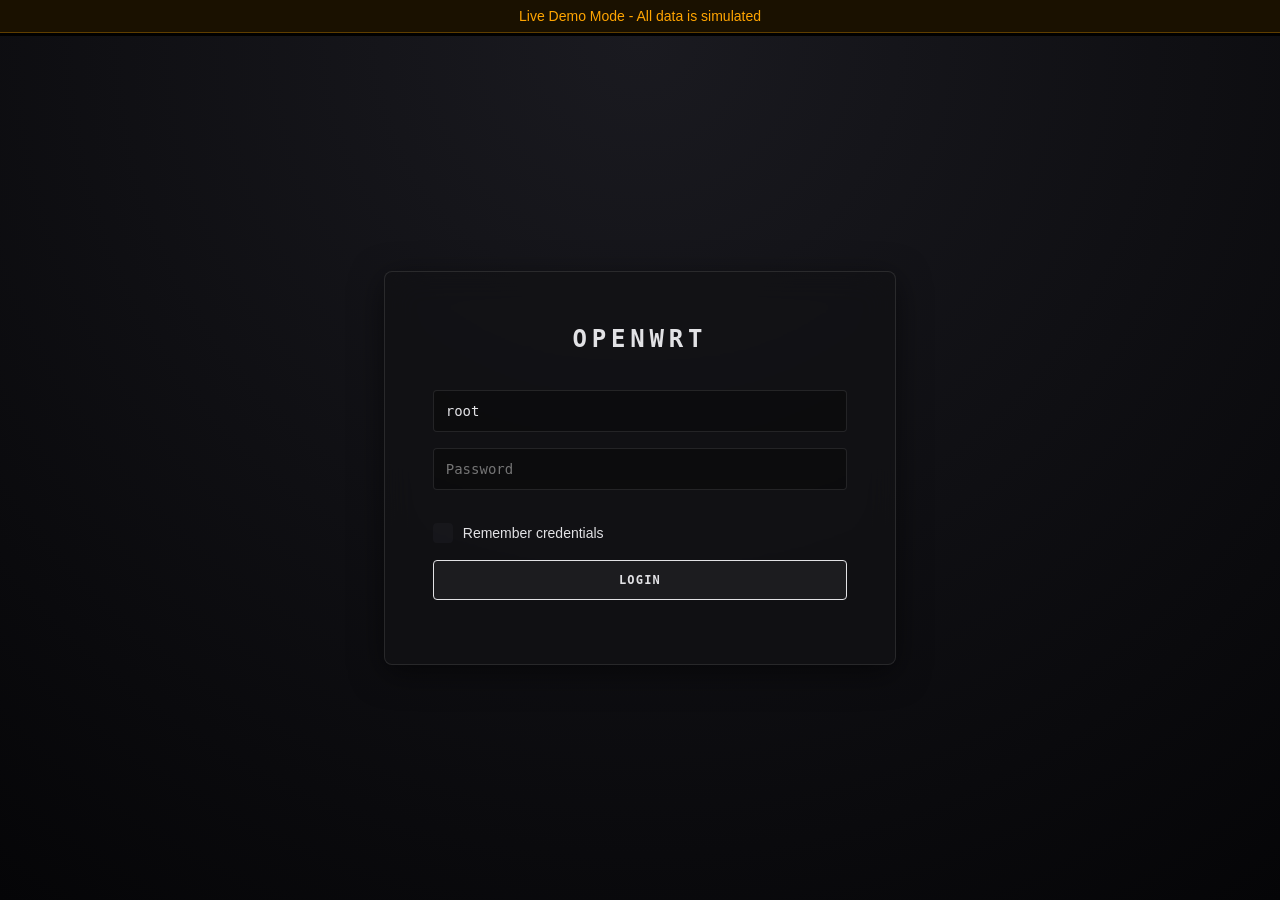
<file: index.html>
<!doctype html>
<html lang="en">
	<head>
		<meta charset="UTF-8" />
		<meta name="viewport" content="width=device-width, initial-scale=1.0" />
		<title>MoCI - Live Demo</title>
		<style>
			body {
				margin: 0;
				padding: 0;
				overflow: hidden;
				background: #000;
			}

			.demo-banner {
				position: fixed;
				top: 0;
				left: 0;
				right: 0;
				background: rgba(255, 165, 0, 0.1);
				border-bottom: 1px solid rgba(255, 165, 0, 0.3);
				padding: 8px 16px;
				text-align: center;
				color: #ffa500;
				font-size: 14px;
				z-index: 10000;
				backdrop-filter: blur(10px);
				font-family: -apple-system, BlinkMacSystemFont, 'Segoe UI', sans-serif;
			}

			#demo-frame {
				border: none;
				width: 100%;
				height: calc(100vh - 36px);
				display: block;
				margin-top: 36px;
			}
		</style>
	</head>
	<body>
		<div class="demo-banner">Live Demo Mode - All data is simulated</div>
		<iframe id="demo-frame" src="moci/index.html"></iframe>

		<script type="module">
			const frame = document.getElementById('demo-frame');

			frame.addEventListener('load', () => {
				const win = frame.contentWindow;
				const doc = frame.contentDocument;

				const mockData = {
					systemInfo: { uptime: 476040, memory: { total: 536870912, free: 411041792 } },
					boardInfo: { hostname: 'OpenWrt-Demo' },
					interfaces: [
						{
							interface: 'lan',
							proto: 'static',
							up: true,
							device: 'br-lan',
							'ipv4-address': [{ address: '192.168.1.1' }]
						},
						{
							interface: 'wan',
							proto: 'dhcp',
							up: true,
							device: 'eth1',
							'ipv4-address': [{ address: '203.0.113.42' }],
							route: [{ target: '0.0.0.0', nexthop: '203.0.113.1' }]
						}
					],
					dhcpLeases: {
						dhcp_leases: [
							{ ipaddr: '192.168.1.100', macaddr: '00:11:22:33:44:55', hostname: 'laptop' },
							{ ipaddr: '192.168.1.101', macaddr: '00:11:22:33:44:66', hostname: 'phone' },
							{ ipaddr: '192.168.1.102', macaddr: '00:11:22:33:44:77', hostname: 'tablet' }
						]
					},
					packages:
						'Package: base-files\nVersion: 1467-r23630\n\nPackage: busybox\nVersion: 1.35.0-4\n\nPackage: dnsmasq\nVersion: 2.86-15\n\nPackage: firewall4\nVersion: 2023-02-17\n\nPackage: kmod-ath9k\nVersion: 5.15.137\n',
					cpuStat: 'cpu  12345 0 6789 123456 1234 0 567 0 0 0\n',
					netDev: 'Inter-|   Receive                                                |  Transmit\n face |bytes    packets errs drop fifo frame compressed multicast|bytes    packets errs drop fifo colls carrier compressed\neth0: 1048576000 1024000    0    0    0     0          0         0 524288000  512000    0    0    0     0       0          0\nlo:       0       0    0    0    0     0          0         0        0       0    0    0    0     0       0          0\n',
					arpTable:
						'IP address       HW type     Flags       HW address            Mask     Device\n192.168.1.100    0x1         0x2         00:11:22:33:44:55     *        br-lan\n192.168.1.101    0x1         0x2         00:11:22:33:44:66     *        br-lan\n192.168.1.102    0x1         0x2         00:11:22:33:44:77     *        br-lan\n',
					syslog: `Jan 25 12:34:56 OpenWrt daemon.info dnsmasq[1234]: started, version 2.86
Jan 25 12:35:12 OpenWrt daemon.info dnsmasq-dhcp[1234]: DHCP, IP range 192.168.1.100 -- 192.168.1.200
Jan 25 12:36:45 OpenWrt kern.info kernel: [12345.678] ath9k: Atheros AR9344 rev 2
Jan 25 12:37:22 OpenWrt daemon.notice netifd: Interface 'wan' is now up`,
					vnstat: {
						interfaces: [
							{
								name: 'br-lan',
								traffic: {
									hour: [
										{ date: { year: 2026, month: 3, day: 16, hour: 13 }, rx: 2147483648, tx: 536870912 },
										{ date: { year: 2026, month: 3, day: 16, hour: 14 }, rx: 1932735283, tx: 515396075 },
										{ date: { year: 2026, month: 3, day: 16, hour: 15 }, rx: 2415919104, tx: 671088640 },
										{ date: { year: 2026, month: 3, day: 16, hour: 16 }, rx: 2684354560, tx: 805306368 },
										{ date: { year: 2026, month: 3, day: 16, hour: 17 }, rx: 2254857830, tx: 644245094 },
										{ date: { year: 2026, month: 3, day: 16, hour: 18 }, rx: 1825361101, tx: 483183820 },
										{ date: { year: 2026, month: 3, day: 16, hour: 19 }, rx: 2791728742, tx: 751619276 },
										{ date: { year: 2026, month: 3, day: 16, hour: 20 }, rx: 3113851289, tx: 858993459 },
										{ date: { year: 2026, month: 3, day: 16, hour: 21 }, rx: 2576980377, tx: 697932186 },
										{ date: { year: 2026, month: 3, day: 16, hour: 22 }, rx: 2040109465, tx: 590558003 },
										{ date: { year: 2026, month: 3, day: 16, hour: 23 }, rx: 1503238553, tx: 429496729 },
										{ date: { year: 2026, month: 3, day: 17, hour: 0 }, rx: 1181116006, tx: 322122547 }
									],
									day: [
										{ date: { year: 2026, month: 3, day: 6 }, rx: 26575110144, tx: 6442450944 },
										{ date: { year: 2026, month: 3, day: 7 }, rx: 28991029248, tx: 7516192768 },
										{ date: { year: 2026, month: 3, day: 8 }, rx: 31138512896, tx: 8589934592 },
										{ date: { year: 2026, month: 3, day: 9 }, rx: 25769803776, tx: 6979321856 },
										{ date: { year: 2026, month: 3, day: 10 }, rx: 30064771072, tx: 8053063680 },
										{ date: { year: 2026, month: 3, day: 11 }, rx: 33285996544, tx: 9126805504 },
										{ date: { year: 2026, month: 3, day: 12 }, rx: 34359738368, tx: 9663676416 },
										{ date: { year: 2026, month: 3, day: 13 }, rx: 32212254720, tx: 8589934592 },
										{ date: { year: 2026, month: 3, day: 14 }, rx: 28991029248, tx: 7516192768 },
										{ date: { year: 2026, month: 3, day: 15 }, rx: 25769803776, tx: 6979321856 },
										{ date: { year: 2026, month: 3, day: 16 }, rx: 33285996544, tx: 9126805504 },
										{ date: { year: 2026, month: 3, day: 17 }, rx: 17179869184, tx: 4294967296 }
									],
									month: [
										{ date: { year: 2025, month: 5 }, rx: 90324529152, tx: 20253343744 },
										{ date: { year: 2025, month: 6 }, rx: 100235010048, tx: 24395415552 },
										{ date: { year: 2025, month: 7 }, rx: 118422104064, tx: 28689039360 },
										{ date: { year: 2025, month: 8 }, rx: 107468005376, tx: 26508009472 },
										{ date: { year: 2025, month: 9 }, rx: 98045300736, tx: 23173550080 },
										{ date: { year: 2025, month: 10 }, rx: 111669149696, tx: 29283041280 },
										{ date: { year: 2025, month: 11 }, rx: 124339822592, tx: 31584817152 },
										{ date: { year: 2025, month: 12 }, rx: 132409196544, tx: 34626039808 },
										{ date: { year: 2026, month: 1 }, rx: 127763488768, tx: 32644739072 },
										{ date: { year: 2026, month: 2 }, rx: 121482149888, tx: 29812948992 },
										{ date: { year: 2026, month: 3 }, rx: 84506664960, tx: 21479002112 }
									]
								}
							}
						]
					},
					pingHistory: `2026-03-20T09:00:00.000Z|1.1.1.1|OK|12.4|icmp_seq=1 ttl=58
2026-03-20T09:01:00.000Z|1.1.1.1|OK|11.8|icmp_seq=1 ttl=58
2026-03-20T09:02:00.000Z|1.1.1.1|OK|19.3|icmp_seq=1 ttl=58
2026-03-20T09:03:00.000Z|1.1.1.1|OK|88.1|icmp_seq=1 ttl=58
2026-03-20T09:04:00.000Z|1.1.1.1|OK|140.2|icmp_seq=1 ttl=58
2026-03-20T09:05:00.000Z|1.1.1.1|ERR|N/A|timeout
2026-03-20T09:06:00.000Z|1.1.1.1|OK|23.7|icmp_seq=1 ttl=58
2026-03-20T09:07:00.000Z|1.1.1.1|OK|17.0|icmp_seq=1 ttl=58
2026-03-20T09:08:00.000Z|1.1.1.1|OK|14.5|icmp_seq=1 ttl=58
2026-03-20T09:09:00.000Z|1.1.1.1|OK|13.2|icmp_seq=1 ttl=58
`,
					netifyFlowLog: `{"type":"flow","interface":"eth1","internal":false,"flow":{"last_seen_at":1774101189000,"local_mac":"00:11:22:33:44:55","detected_application_name":"Cloudflare DNS","detected_protocol_name":"DNS","other_ip":"1.1.1.1","other_port":53}}
{"type":"flow","interface":"eth1","internal":false,"flow":{"last_seen_at":1774101184000,"local_mac":"00:11:22:33:44:66","detected_application_name":"YouTube","detected_protocol_name":"HTTP/S","other_ip":"142.250.68.14","other_port":443}}
{"type":"flow","interface":"eth1","internal":false,"flow":{"last_seen_at":1774101180000,"local_mac":"00:11:22:33:44:77","detected_application_name":"Netflix","detected_protocol_name":"HTTP/S","other_ip":"52.4.120.22","other_port":443}}
{"type":"flow","interface":"eth1","internal":false,"flow":{"last_seen_at":1774101176000,"local_mac":"00:11:22:33:44:55","detected_application_name":"OpenAI","detected_protocol_name":"HTTP/S","other_ip":"104.18.33.45","other_port":443}}
{"type":"flow","interface":"eth1","internal":false,"flow":{"last_seen_at":1774101171000,"local_mac":"00:11:22:33:44:66","detected_application_name":"Discord","detected_protocol_name":"HTTP/S","other_ip":"162.159.130.234","other_port":443}}
{"type":"flow","interface":"eth1","internal":false,"flow":{"last_seen_at":1774101166000,"local_mac":"00:11:22:33:44:77","detected_application_name":"NTP","detected_protocol_name":"NTP","other_ip":"129.6.15.28","other_port":123}}
`
				};
				let pingServiceRunning = true;
				let netifyServiceRunning = true;
				let netifyFilePresent = true;

				const originalFetch = win.fetch.bind(win);
				win.fetch = async (url, options) => {
					if (url === '/ubus' && options?.method === 'POST') {
						const body = JSON.parse(options.body);
						const [, object, method, params] = body.params;

						await new Promise(resolve => setTimeout(resolve, 100));

						let result = [1, null];

						if (object === 'session' && method === 'login') {
							result = [0, { ubus_rpc_session: 'demo-session-' + Date.now() }];
						} else if (object === 'session' && method === 'access') {
							result = [0, {}];
						} else if (object === 'system' && method === 'info') {
							result = [0, mockData.systemInfo];
						} else if (object === 'system' && method === 'board') {
							result = [0, mockData.boardInfo];
						} else if (object === 'network.interface' && method === 'dump') {
							result = [0, { interface: mockData.interfaces }];
						} else if (object === 'luci-rpc' && method === 'getDHCPLeases') {
							result = [0, mockData.dhcpLeases];
						} else if (object === 'file' && method === 'read') {
							if (params.path === '/proc/stat') {
								result = [0, { data: mockData.cpuStat }];
							} else if (params.path === '/proc/net/dev') {
								result = [0, { data: mockData.netDev }];
							} else if (params.path === '/proc/net/arp') {
								result = [0, { data: mockData.arpTable }];
							} else if (params.path === '/usr/lib/opkg/status') {
								result = [0, { data: mockData.packages }];
							} else if (params.path === '/tmp/pingTest.txt') {
								result = [0, { data: mockData.pingHistory }];
							} else if (params.path === '/tmp/moci-netify-flow.jsonl') {
								result = [0, { data: mockData.netifyFlowLog }];
							}
						} else if (object === 'file' && method === 'write') {
							if (params.path === '/tmp/pingTest.txt') {
								mockData.pingHistory = params.data || '';
								result = [0, {}];
							}
						} else if (object === 'file' && method === 'exec') {
							if (params.command === '/usr/libexec/syslog-wrapper' && Array.isArray(params.params)) {
								result = [0, { stdout: mockData.syslog }];
							} else if (
								(params.command === '/usr/bin/vnstat' || params.command === '/usr/sbin/vnstat') &&
								Array.isArray(params.params) &&
								params.params.includes('--json')
							) {
								result = [0, { stdout: JSON.stringify(mockData.vnstat) }];
							} else if (
								params.command === '/usr/libexec/nlbwmon-action' &&
								Array.isArray(params.params) &&
								params.params[0] === 'download'
							) {
								result = [
									0,
									{
										stdout: JSON.stringify({
											columns: ['family', 'mac', 'ip', 'layer7', 'rx_bytes', 'tx_bytes'],
											data: [
												['ipv4', '00:11:22:33:44:55', '192.168.1.100', 'https', 324000000, 90500000],
												['ipv4', '00:11:22:33:44:66', '192.168.1.101', 'youtube', 760000000, 221000000],
												['ipv4', '00:11:22:33:44:77', '192.168.1.102', 'dns', 92000000, 42000000]
											]
										})
									}
								];
							} else if (params.command === '/bin/sh' && Array.isArray(params.params) && params.params[0] === '-c') {
								const cmd = params.params[1] || '';
								if (cmd.includes('pgrep -f moci-ping-monitor')) {
									result = [0, { stdout: pingServiceRunning ? 'RUNNING\n' : 'STOPPED\n' }];
								} else if (cmd.includes('pgrep -f moci-netify-collector')) {
									result = [0, { stdout: netifyServiceRunning ? 'RUNNING\n' : 'STOPPED\n' }];
								} else if (cmd.includes('[ -f') && cmd.includes('moci-netify-flow.jsonl')) {
									result = [0, { stdout: netifyFilePresent ? 'PRESENT\n' : 'MISSING\n' }];
								}
							} else if (params.command === '/etc/init.d/ping-monitor' && Array.isArray(params.params)) {
								const action = params.params[0];
								if (action === 'start') pingServiceRunning = true;
								if (action === 'stop') pingServiceRunning = false;
								if (action === 'restart') pingServiceRunning = true;
								result = [0, { stdout: '' }];
							} else if (params.command === '/usr/bin/moci-ping-monitor' && Array.isArray(params.params)) {
								const now = new Date().toISOString();
								const newLine = `${now}|1.1.1.1|OK|15.6|icmp_seq=1 ttl=58\n`;
								mockData.pingHistory = (mockData.pingHistory || '') + newLine;
								result = [0, { stdout: newLine }];
							} else if (params.command === '/etc/init.d/netify-collector' && Array.isArray(params.params)) {
								const action = params.params[0];
								if (action === 'start') netifyServiceRunning = true;
								if (action === 'stop') netifyServiceRunning = false;
								if (action === 'restart') netifyServiceRunning = true;
								result = [0, { stdout: '' }];
							} else if (params.command === '/usr/bin/moci-netify-collector' && Array.isArray(params.params)) {
								if (params.params.includes('--init-db') || params.params.includes('--init-file')) {
									netifyFilePresent = true;
									if (!mockData.netifyFlowLog) {
										mockData.netifyFlowLog = '';
									}
									result = [0, { stdout: 'initialized\n' }];
								}
							}
						} else if (object === 'uci' && method === 'get') {
							if (params.config === 'moci' && params.section === 'features') {
								result = [
									0,
									{
										values: {
											dashboard: '1',
											devices: '1',
											network: '1',
											monitoring: '1',
											netify: '1',
											show_lan_ip: '0',
											system: '1',
											wireless: '1',
											firewall: '1',
											dhcp: '1',
											dns: '1',
											wireguard: '1',
											qos: '1',
											ddns: '1',
											diagnostics: '1',
											backup: '1',
											packages: '1',
											services: '1',
											ssh_keys: '1',
											storage: '1',
											leds: '1',
											firmware: '1'
										}
									}
								];
							} else if (params.config === 'moci' && params.section === 'ping_monitor') {
								result = [
									0,
									{
										values: {
											target: '1.1.1.1',
											interval: '60',
											output_file: '/tmp/pingTest.txt'
										}
									}
								];
							} else if (params.config === 'moci' && params.section === 'collector') {
								result = [
									0,
									{
										values: {
											output_file: '/tmp/moci-netify-flow.jsonl',
											max_lines: '5000',
											enabled: '1',
											host: '127.0.0.1',
											port: '7150'
										}
									}
								];
							}
						} else if (object === 'uci' && (method === 'set' || method === 'commit' || method === 'add')) {
							result = [0, {}];
						}

						return {
							ok: true,
							json: async () => ({ jsonrpc: '2.0', id: body.id, result })
						};
					}

					return originalFetch(url, options);
				};

				const savedCredsKey = Object.keys(win.localStorage).find(k => k.includes('saved_credentials'));
				if (savedCredsKey) {
					win.localStorage.removeItem(savedCredsKey);
				}
			});
		</script>
	</body>
</html>
</file>
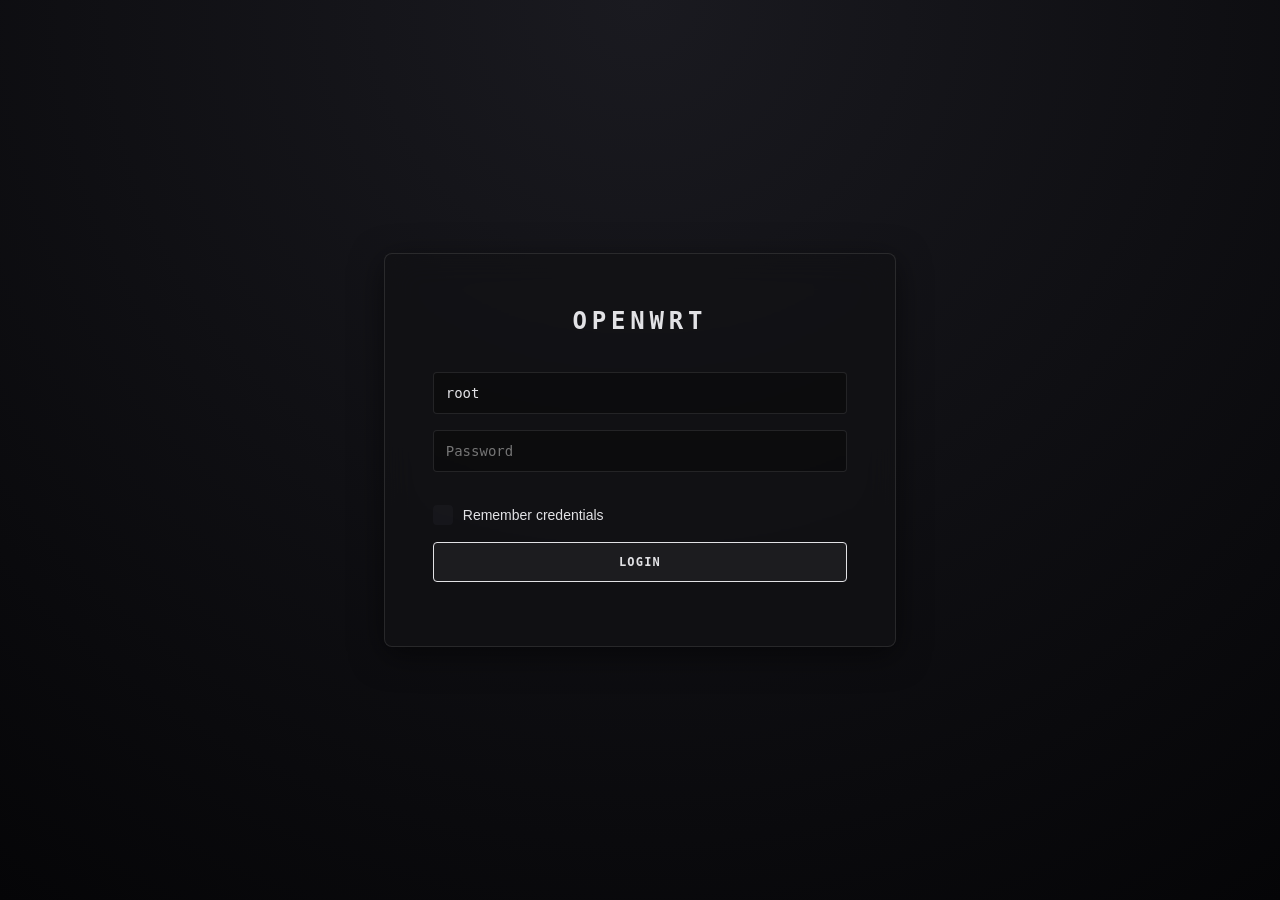
<file: moci/index.html>
<!doctype html>
<html lang="en">
	<head>
		<meta charset="UTF-8" />
		<meta name="viewport" content="width=device-width, initial-scale=1.0" />
		<title>OpenWrt Control</title>
		<link
			rel="icon"
			type="image/svg+xml"
			href="data:image/svg+xml,%3Csvg xmlns='http://www.w3.org/2000/svg' viewBox='480 400 250 280'%3E%3Cpath d='M608 668L497.149 604L497.149 476L608 412L718.851 476L718.851 604L608 668Z' fill='%23E2E2E5'/%3E%3C/svg%3E"
		/>
		<link rel="stylesheet" href="app.css" />
	</head>
	<body>
		<div id="app">
			<div id="login-view" class="view">
				<div class="login-card">
					<h1>OPENWRT</h1>
					<form id="login-form">
						<input type="text" id="username" placeholder="Username" autocomplete="username" value="root" />
						<input type="password" id="password" placeholder="Password" autocomplete="current-password" />
						<label class="remember-label">
							<input type="checkbox" id="remember-me" class="custom-checkbox" />
							<span class="checkbox-custom"></span>
							<span>Remember credentials</span>
						</label>
						<button type="submit">LOGIN</button>
						<div id="login-error" class="error"></div>
					</form>
				</div>
			</div>

			<div id="main-view" class="view hidden">
				<header class="header">
					<div class="logo">
						<svg width="24" height="24" viewBox="480 290 660 500" class="logo-icon">
							<path
								d="M608 668L497.149 604L497.149 476L608 412L718.851 476L718.851 604L608 668Z"
								fill="currentColor"
							/>
							<path
								d="M704.237 313.365L874.101 412.45L852.85 448.882L682.986 349.797L704.237 313.365Z"
								fill="currentColor"
							/>
							<path
								d="M875.093 411.707L878.06 673.57L835.886 674.048L832.918 412.185L875.093 411.707Z"
								fill="currentColor"
							/>
							<path
								d="M856.809 636.725L696.557 730.203L717.808 766.635L878.06 673.157L856.809 636.725Z"
								fill="currentColor"
							/>
							<path
								d="M883.714 313.365L1053.58 412.45L1032.33 448.882L862.463 349.797L883.714 313.365Z"
								fill="currentColor"
							/>
							<path
								d="M1054.57 411.707L1057.54 673.57L1015.36 674.048L1012.4 412.185L1054.57 411.707Z"
								fill="currentColor"
							/>
							<path
								d="M1036.29 636.725L876.034 730.203L897.285 766.635L1057.54 673.157L1036.29 636.725Z"
								fill="currentColor"
							/>
						</svg>
						<span>OPENWRT</span>
					</div>
						<nav class="nav">
							<a href="#/dashboard" class="active">DASHBOARD</a>
							<a href="#/devices" data-feature="devices">DEVICES</a>
							<a href="#/flows" data-feature="flows">FLOWS</a>
							<a href="#/monitoring" data-feature="monitoring">MONITORING</a>
							<a href="#/network">NETWORK</a>
							<a href="#/system">SYSTEM</a>
						</nav>
					<div class="header-actions">
						<a id="notifications-bell" class="notify-btn" href="#/notifications" title="Notifications" aria-label="Notifications">
							<svg viewBox="0 0 24 24" aria-hidden="true">
								<path d="M12 21a2.5 2.5 0 0 0 2.45-2h-4.9A2.5 2.5 0 0 0 12 21Z"></path>
								<path d="M18 16H6l1.3-1.9a7 7 0 0 0 1.2-4V9a3.5 3.5 0 1 1 7 0v1.1a7 7 0 0 0 1.2 4L18 16Z"></path>
							</svg>
						</a>
					<button id="logout-btn" class="logout-btn">LOGOUT</button>
					</div>
				</header>

					<main class="content">
						<div id="dashboard-page" class="page">
							<div class="hero-card dashboard-status-slim" id="wan-status-hero">
								<div class="hero-status">
									<div class="hero-indicator">●</div>
									<div class="hero-text">
										<div class="hero-label">INTERNET STATUS</div>
										<div class="hero-value" id="wan-status">CHECKING...</div>
									</div>
								</div>
								<div class="hero-details">
									<div class="hero-detail hidden" id="lan-detail">
										<span class="hero-detail-label">LAN</span>
										<span class="hero-detail-value" id="lan-ip">---.---.---.---</span>
									</div>
									<div class="hero-detail">
										<span class="hero-detail-label">WAN</span>
										<span class="hero-detail-value" id="wan-ip">---.---.---.---</span>
									</div>
									<div class="hero-detail">
										<span class="hero-detail-label">DOWNLOAD</span>
										<span class="hero-detail-value" id="bandwidth-down">0 Mbps</span>
									</div>
									<div class="hero-detail">
										<span class="hero-detail-label">UPLOAD</span>
										<span class="hero-detail-value" id="bandwidth-up">0 Mbps</span>
									</div>
								</div>
							</div>

							<div class="stats-grid" style="margin-top: 24px">
								<div class="stat-card">
									<div class="stat-label">CPU USAGE</div>
									<div class="stat-value" id="cpu">0%</div>
									<div class="progress-bar">
										<div class="progress-fill" id="cpu-bar" style="width: 0%"></div>
									</div>
								</div>
								<div class="stat-card">
									<div class="stat-label">MEMORY</div>
									<div class="stat-value" id="memory">Loading...</div>
									<div class="progress-bar">
										<div class="progress-fill" id="memory-bar" style="width: 0%"></div>
									</div>
								</div>
								<div class="stat-card">
									<div class="stat-label">UPTIME</div>
									<div class="stat-value" id="uptime">Loading...</div>
								</div>
								<div class="stat-card">
									<div class="stat-label">DEVICES</div>
									<div class="stat-value" id="clients">0</div>
								</div>
							</div>

							<div class="stat-card" id="network-activity-card" style="margin-top: 24px">
								<div class="section-title" id="network-activity-title">NETWORK ACTIVITY (15m)</div>
								<div class="bandwidth-graph-container">
									<canvas id="bandwidth-graph" width="800" height="200"></canvas>
								</div>
								<div class="bandwidth-legend">
									<div class="legend-item">
										<span class="legend-color legend-download"></span>
										<span>Download</span>
									</div>
									<div class="legend-item">
										<span class="legend-color legend-upload"></span>
										<span>Upload</span>
									</div>
								</div>
							</div>

								<div class="stat-card" style="margin-top: 24px" data-feature="traffic_history">
									<div class="traffic-header-row">
										<div
											class="section-title"
											id="traffic-history-title"
											style="margin: 0; border-bottom: none; padding-bottom: 0"
										>
											<button
												class="usage-title-button"
												id="traffic-history-settings-btn"
												type="button"
												title="Traffic history settings"
											>
												TRAFFIC HISTORY
											</button>
											<span id="traffic-history-vnstat-label">(VNSTAT)</span>
										</div>
									<div class="traffic-period-switch">
										<button class="action-btn-sm" id="traffic-period-5min">5 MIN</button>
										<button class="action-btn-sm is-active" id="traffic-period-hourly">HOURLY</button>
										<button class="action-btn-sm" id="traffic-period-daily">DAILY</button>
										<button class="action-btn-sm" id="traffic-period-monthly">MONTHLY</button>
									</div>
								</div>
								<div class="monthly-traffic-meta" id="monthly-traffic-meta">Loading monthly data...</div>
								<div class="monthly-traffic-graph-container">
									<canvas id="monthly-traffic-graph" width="800" height="220"></canvas>
								</div>
								<div class="bandwidth-legend">
									<div class="legend-item">
										<span class="legend-color legend-download"></span>
										<span>Download</span>
									</div>
									<div class="legend-item">
										<span class="legend-color legend-upload"></span>
										<span>Upload</span>
									</div>
									</div>
								</div>

								<div class="stat-card" style="margin-top: 24px">
									<div
										style="
											display: flex;
											align-items: center;
											justify-content: space-between;
											gap: 10px;
											flex-wrap: wrap;
										"
									>
										<div class="section-title" style="margin: 0; border-bottom: none; padding-bottom: 0">
											<button
												id="monthly-usage-settings-btn"
												class="usage-title-button"
												type="button"
												title="Monthly usage settings"
											>
												MONTHLY USAGE
											</button>
										</div>
									</div>
									<div class="progress-bar" style="margin-top: 10px">
										<div
											class="progress-fill conntrack-progress-fill"
											id="monthly-usage-bar"
											style="width: 0%"
										></div>
									</div>
									<div
										style="
											margin-top: 12px;
											display: flex;
											align-items: baseline;
											justify-content: space-between;
											gap: 12px;
											flex-wrap: wrap;
										"
									>
										<div id="monthly-usage-total" style="font-size: 20px">0 B used</div>
										<div id="monthly-usage-days-left" style="font-size: 20px; color: var(--steel-muted)">-- days left</div>
									</div>
									<div class="stat-label" id="monthly-usage-meta" style="margin-top: 8px">
										Billing cycle starts on day 10
									</div>
								</div>
								<div class="modal hidden" id="monthly-usage-settings-modal">
									<div class="modal-backdrop"></div>
									<div class="modal-content">
										<div class="modal-header">
											<h3 class="modal-title">USAGE SETTINGS</h3>
											<button class="modal-close" id="close-monthly-usage-settings-modal">&times;</button>
										</div>
										<div class="modal-body">
											<div class="form-group">
												<label class="form-label">VNSTAT INTERFACE</label>
												<input
													type="text"
													id="monthly-usage-vnstat-interface-input"
													class="form-input"
													placeholder="br-lan"
												/>
											</div>
											<div class="form-group">
												<label class="form-label">MONTHLY BANDWIDTH LIMIT (GB)</label>
												<input
													type="number"
													id="monthly-usage-limit-gb-input"
													class="form-input"
													min="0"
													step="1"
													placeholder="500"
												/>
											</div>
											<div class="form-group">
												<label class="form-label">BILLING CYCLE START DAY (1-31)</label>
												<input
													type="number"
													id="monthly-usage-start-day-input"
													class="form-input"
													min="1"
													max="31"
													step="1"
													placeholder="10"
												/>
											</div>
										</div>
										<div class="modal-footer">
											<button class="action-btn" id="cancel-monthly-usage-settings-btn">CANCEL</button>
											<button class="action-btn" id="save-monthly-usage-settings-btn">SAVE</button>
										</div>
									</div>
								</div>

								<div class="stat-card" style="margin-top: 24px">
									<div class="section-title">ACTIVE CONNECTIONS</div>
									<div class="stat-value" id="conntrack-usage">Loading...</div>
									<div class="stat-label" id="conntrack-detail" style="margin-top: 6px">Polling conntrack...</div>
								<div class="progress-bar" style="margin-top: 12px">
									<div class="progress-fill conntrack-progress-fill" id="conntrack-bar" style="width: 0%"></div>
								</div>
							</div>

							<div class="section-title">SYSTEM LOG</div>
							<div class="stat-card">
								<div class="form-group" style="margin-bottom: 12px">
									<div style="display: flex; gap: 8px; align-items: center">
										<input type="text" id="system-log-search" class="form-input" placeholder="Search system logs..." />
										<button class="action-btn-sm" id="system-log-jump-bottom" type="button" title="Jump to latest logs" aria-label="Jump to latest logs">
											<span style="font-size: 14px; line-height: 1">▼</span>
										</button>
									</div>
								</div>
								<div class="log-viewer" id="system-log" style="max-height: 460px; overflow-y: auto">
									<div class="log-line">Loading system logs...</div>
								</div>
							</div>

							<div class="section-title" style="margin-top: 32px">QUICK ACTIONS</div>
							<div class="quick-actions">
								<button class="action-btn danger" id="reboot-btn">Reboot</button>
								<button class="action-btn" id="restart-network-btn">Restart Network</button>
								<button class="action-btn" id="restart-firewall-btn">Restart Firewall</button>
							</div>
						</div>

						<div id="throughput-page" class="page hidden" data-feature="dashboard">
							<h2>LIVE THROUGHPUT</h2>
							<div class="stat-card">
								<div class="throughput-summary-grid">
									<div>
										<div class="stat-label">DOWNLOAD</div>
										<div class="stat-value throughput-rate-download" id="throughput-total-download">0 bps</div>
									</div>
									<div>
										<div class="stat-label">UPLOAD</div>
										<div class="stat-value throughput-rate-upload" id="throughput-total-upload">0 bps</div>
									</div>
									<div>
										<div class="stat-label">DEVICES</div>
										<div class="stat-value" id="throughput-device-count">0</div>
									</div>
								</div>
								<div class="throughput-graph-container">
									<canvas id="throughput-graph" width="1200" height="420"></canvas>
								</div>
								<div class="throughput-device-list" id="throughput-device-list"></div>
							</div>
						</div>

						<div id="devices-page" class="page hidden" data-feature="devices">
							<h2>DEVICES</h2>
							<div class="stat-card">
								<div
									style="
										display: flex;
										align-items: center;
										justify-content: space-between;
										gap: 12px;
										flex-wrap: wrap;
									"
								>
									<div class="section-title" style="margin: 0; border-bottom: none; padding-bottom: 0">
										DEVICES
									</div>
									<button class="action-btn" id="devices-refresh-btn">REFRESH</button>
								</div>
								<table class="data-table" id="devices-table">
									<thead>
										<tr>
											<th data-sort="hostname" data-label="HOSTNAME" style="cursor: pointer">HOSTNAME</th>
											<th data-sort="ip" data-label="IP ADDRESS" style="cursor: pointer">IP ADDRESS</th>
											<th data-sort="mac" data-label="MAC ADDRESS" style="cursor: pointer">MAC ADDRESS</th>
											<th>UPLOAD (LIVE)</th>
											<th>DOWNLOAD (LIVE)</th>
											<th data-sort="online" data-label="STATUS" style="cursor: pointer">STATUS</th>
											<th>ACTIONS</th>
										</tr>
									</thead>
									<tbody>
										<tr>
											<td colspan="7" style="text-align: center; color: var(--steel-muted)">
												Loading...
											</td>
										</tr>
									</tbody>
								</table>
							</div>

							<div class="modal hidden" id="devices-pin-modal">
								<div class="modal-backdrop"></div>
								<div class="modal-content">
									<div class="modal-header">
										<h3 class="modal-title">DEVICE SETTINGS</h3>
										<button class="modal-close" id="close-devices-pin-modal">&times;</button>
									</div>
									<div class="modal-body">
										<input type="hidden" id="devices-pin-section" />
										<div class="form-group">
											<label class="form-label">HOSTNAME</label>
											<input
												type="text"
												id="devices-pin-hostname"
												class="form-input"
												placeholder="laptop, desktop, etc."
											/>
										</div>
										<div class="form-group">
											<label class="form-label">MAC ADDRESS</label>
											<input type="text" id="devices-pin-mac" class="form-input" readonly />
										</div>
										<div class="form-group">
											<label class="form-label">STATIC IP ADDRESS</label>
											<div class="devices-static-ip-row" style="display: flex; align-items: center; gap: 8px">
												<input
													type="text"
													id="devices-pin-ip"
													class="form-input"
													placeholder="192.168.1.50"
													style="flex: 1"
												/>
												<label class="devices-static-ip-toggle" style="display: flex; align-items: center; gap: 6px; white-space: nowrap; padding: 8px 10px; border: 1px solid var(--glass-border); border-radius: 6px; background: rgba(255,255,255,0.02); cursor: pointer;">
													<input type="checkbox" id="devices-pin-static" />
													<span style="font-size: 11px; font-family: var(--font-mono); letter-spacing: 0.06em;">STATIC IP</span>
												</label>
											</div>
										</div>
										<input type="hidden" id="devices-parental-rule-section" />
									</div>
										<div class="modal-footer">
											<button class="action-btn danger" id="delete-devices-pin-btn">DELETE</button>
											<button class="action-btn" id="cancel-devices-pin-btn">CANCEL</button>
											<button class="action-btn" id="save-devices-pin-btn">SAVE</button>
										</div>
								</div>
							</div>
						</div>

						<div id="notifications-page" class="page hidden">
							<h2>NOTIFICATIONS</h2>
							<div class="stat-card">
								<div
									style="
										display: flex;
										align-items: center;
										justify-content: space-between;
										gap: 12px;
										flex-wrap: wrap;
									"
								>
									<div class="section-title" style="margin: 0; border-bottom: none; padding-bottom: 0">
										MOCI NOTIFICATIONS
									</div>
									<div style="display:flex; gap:8px; align-items:center; flex-wrap:wrap;">
										<button class="action-btn" id="notifications-archive-all-btn">ARCHIVE ALL</button>
										<button class="action-btn danger" id="notifications-delete-all-btn">DELETE ALL</button>
										<button class="action-btn" id="notifications-toggle-archived-btn">SHOW ARCHIVED</button>
										<button class="action-btn" id="notifications-refresh-btn">REFRESH</button>
									</div>
								</div>
								<table class="data-table" id="notifications-table">
									<thead>
										<tr>
											<th>TIME</th>
											<th>APP</th>
											<th>MESSAGE</th>
											<th>STATUS</th>
											<th>ACTIONS</th>
										</tr>
									</thead>
									<tbody>
										<tr>
											<td colspan="5" style="text-align: center; color: var(--steel-muted)">Loading...</td>
										</tr>
									</tbody>
								</table>
							</div>
						</div>

					<div id="network-page" class="page hidden">
						<h2>NETWORK</h2>
						<div class="tabs">
							<button class="tab-btn active" data-tab="interfaces">INTERFACES</button>
							<button class="tab-btn" data-tab="wireless" data-feature="wireless">WIRELESS</button>
							<button class="tab-btn" data-tab="firewall">FIREWALL</button>
							<button class="tab-btn" data-tab="dhcp" data-feature="dhcp">DHCP</button>
							<button class="tab-btn" data-tab="dns" data-feature="dns">DNS & HOSTS</button>
							<button class="tab-btn" data-tab="banip" data-feature="banip">BANIP</button>
							<button class="tab-btn" data-tab="adblock-classic" data-feature="adblock">ADBLOCK</button>
							<button class="tab-btn" data-tab="pbr" data-feature="pbr">PBR</button>
							<button class="tab-btn" data-tab="ddns" data-feature="ddns">DDNS</button>
							<button class="tab-btn" data-tab="qos" data-feature="qos">QOS</button>
							<button class="tab-btn" data-tab="sqm" data-feature="sqm">SQM</button>
							<button class="tab-btn" data-tab="qosify" data-feature="qosify">QOSIFY</button>
							<button class="tab-btn" data-tab="vpn" data-feature="wireguard">VPN</button>
							<button class="tab-btn" data-tab="quarantine" data-feature="quarantine">QUARANTINE</button>
							<button class="tab-btn" data-tab="paternal">PATERNAL</button>
							<button class="tab-btn" data-tab="connections">CONNECTIONS</button>
							<button class="tab-btn" data-tab="diagnostics" data-feature="diagnostics">DIAGNOSTICS</button>
						</div>

						<div class="tab-content" id="tab-interfaces">
							<div class="stat-card">
								<div style="display: flex; justify-content: flex-start; margin-bottom: 14px">
									<button class="action-btn" id="add-interface-btn">ADD INTERFACE</button>
								</div>
								<table class="data-table" id="interfaces-table">
									<thead>
										<tr>
											<th>INTERFACE</th>
											<th>PROTOCOL</th>
											<th>STATUS</th>
											<th>IPV4 ADDRESS</th>
											<th>RX/TX</th>
											<th>ACTIONS</th>
										</tr>
									</thead>
									<tbody>
										<tr>
											<td colspan="6" style="text-align: center; color: var(--steel-muted)">
												Loading...
											</td>
										</tr>
									</tbody>
								</table>
							</div>
						</div>

						<div class="modal hidden" id="add-interface-modal">
							<div class="modal-backdrop"></div>
							<div class="modal-content">
								<div class="modal-header">
									<h3 class="modal-title">ADD INTERFACE</h3>
									<button class="modal-close" id="close-add-interface-modal">&times;</button>
								</div>
								<div class="modal-body">
									<div class="form-group">
										<label class="form-label">INTERFACE NAME</label>
										<input type="text" id="add-iface-name" class="form-input" placeholder="iot" />
									</div>
									<div style="display: grid; grid-template-columns: repeat(auto-fit, minmax(180px, 1fr)); gap: 14px">
										<div class="form-group">
											<label class="form-label">BASE DEVICE</label>
											<select id="add-iface-base-device" class="form-input">
												<option value="">Loading devices...</option>
											</select>
										</div>
										<div class="form-group">
											<label class="form-label">VLAN ID</label>
											<input type="number" id="add-iface-vlan-id" class="form-input" min="1" max="4094" placeholder="10" />
										</div>
									</div>
									<div style="display: grid; grid-template-columns: repeat(auto-fit, minmax(180px, 1fr)); gap: 14px">
										<div class="form-group">
											<label class="form-label">IPV4 ADDRESS</label>
											<input type="text" id="add-iface-ipaddr" class="form-input" placeholder="192.168.10.1" />
										</div>
										<div class="form-group">
											<label class="form-label">NETMASK</label>
											<input type="text" id="add-iface-netmask" class="form-input" value="255.255.255.0" />
										</div>
									</div>
									<div style="display: grid; grid-template-columns: repeat(auto-fit, minmax(180px, 1fr)); gap: 14px">
										<div class="form-group">
											<label class="form-label">DHCP START IP</label>
											<input type="text" id="add-iface-dhcp-start-ip" class="form-input" placeholder="192.168.10.100" />
										</div>
										<div class="form-group">
											<label class="form-label">DHCP END IP</label>
											<input type="text" id="add-iface-dhcp-end-ip" class="form-input" placeholder="192.168.10.249" />
										</div>
									</div>
									<div class="form-group">
										<label style="display:flex; align-items:center; gap:8px; font-family:var(--font-mono); font-size:12px">
											<input type="checkbox" id="add-iface-wan-forward" checked />
											ALLOW INTERNET ACCESS VIA WAN
										</label>
									</div>
								</div>
								<div class="modal-footer">
									<button class="action-btn" id="cancel-add-interface-btn">CANCEL</button>
									<button class="action-btn" id="save-add-interface-btn">CREATE INTERFACE</button>
								</div>
							</div>
						</div>

						<div class="modal hidden" id="interface-modal">
							<div class="modal-backdrop"></div>
							<div class="modal-content">
								<div class="modal-header">
									<h3 class="modal-title">CONFIGURE INTERFACE</h3>
									<button class="modal-close" id="close-interface-modal">&times;</button>
								</div>
								<div class="modal-body">
									<input type="hidden" id="edit-iface-name" />

									<div class="form-group">
										<label class="form-label">PROTOCOL</label>
										<select id="edit-iface-proto" class="form-input">
											<option value="static">Static</option>
											<option value="dhcp">DHCP</option>
										</select>
									</div>

									<div id="static-config">
										<div class="form-group">
											<label class="form-label">IPV4 ADDRESS</label>
											<input
												type="text"
												id="edit-iface-ipaddr"
												class="form-input"
												placeholder="192.168.1.1"
											/>
										</div>

										<div class="form-group">
											<label class="form-label">NETMASK</label>
											<input
												type="text"
												id="edit-iface-netmask"
												class="form-input"
												placeholder="255.255.255.0"
											/>
										</div>

										<div class="form-group">
											<label class="form-label">GATEWAY</label>
											<input
												type="text"
												id="edit-iface-gateway"
												class="form-input"
												placeholder="192.168.1.254"
											/>
										</div>

										<div class="form-group">
											<label class="form-label">DNS SERVERS (space-separated)</label>
											<input
												type="text"
												id="edit-iface-dns"
												class="form-input"
												placeholder="8.8.8.8 8.8.4.4"
											/>
										</div>
									</div>

									<div id="interface-dhcp-pool-config">
										<div class="form-group">
											<label class="form-label">DHCP START IP</label>
											<input
												type="text"
												id="edit-iface-dhcp-start-ip"
												class="form-input"
												placeholder="192.168.1.100"
											/>
										</div>

										<div class="form-group">
											<label class="form-label">DHCP END IP</label>
											<input
												type="text"
												id="edit-iface-dhcp-end-ip"
												class="form-input"
												placeholder="192.168.1.249"
											/>
										</div>
									</div>
								</div>
								<div class="modal-footer">
									<button class="action-btn" id="cancel-interface-btn">CANCEL</button>
									<button class="action-btn" id="save-interface-btn">SAVE CHANGES</button>
								</div>
							</div>
						</div>

						<div class="modal hidden" id="wireless-modal">
							<div class="modal-backdrop"></div>
							<div class="modal-content">
								<div class="modal-header">
									<h3 class="modal-title">CONFIGURE WIRELESS</h3>
									<button class="modal-close" id="close-wireless-modal">&times;</button>
								</div>
								<form class="modal-body" onsubmit="return false;">
									<input type="hidden" id="edit-wifi-radio" />
									<input type="hidden" id="edit-wifi-section" />

									<div class="form-group">
										<label class="form-label">ENABLED</label>
										<select id="edit-wifi-disabled" class="form-input">
											<option value="0">Yes</option>
											<option value="1">No (Disabled)</option>
										</select>
									</div>

									<div class="form-group">
										<label class="form-label">SSID (NETWORK NAME)</label>
										<input
											type="text"
											id="edit-wifi-ssid"
											class="form-input"
											placeholder="MyNetwork"
											autocomplete="off"
										/>
									</div>

									<div class="form-group">
										<label class="form-label">ENCRYPTION</label>
										<select id="edit-wifi-encryption" class="form-input">
											<option value="none">None (Open)</option>
											<option value="psk2">WPA2-PSK</option>
											<option value="psk-mixed">WPA/WPA2-PSK Mixed</option>
											<option value="sae">WPA3-SAE</option>
											<option value="sae-mixed">WPA2/WPA3-SAE Mixed</option>
										</select>
									</div>

									<div class="form-group" id="wifi-key-group">
										<label class="form-label">PASSWORD</label>
										<input
											type="password"
											id="edit-wifi-key"
											class="form-input"
											placeholder="Enter password (8+ characters)"
											autocomplete="new-password"
										/>
									</div>

									<div class="form-group">
										<label class="form-label">CHANNEL</label>
										<select id="edit-wifi-channel" class="form-input">
											<option value="auto">Auto</option>
										</select>
									</div>

									<div class="form-group">
										<label class="form-label">TRANSMIT POWER</label>
										<select id="edit-wifi-txpower" class="form-input">
											<option value="">Default</option>
											<option value="10">Low (10 dBm)</option>
											<option value="15">Medium (15 dBm)</option>
											<option value="20">High (20 dBm)</option>
											<option value="25">Maximum (25 dBm)</option>
										</select>
									</div>

									<div class="form-group">
										<label class="form-label">HIDDEN SSID</label>
										<select id="edit-wifi-hidden" class="form-input">
											<option value="0">No (Broadcast SSID)</option>
											<option value="1">Yes (Hidden)</option>
										</select>
									</div>
								</form>
								<div class="modal-footer">
									<button class="action-btn" id="cancel-wireless-btn">CANCEL</button>
									<button class="action-btn" id="save-wireless-btn">SAVE CHANGES</button>
								</div>
							</div>
						</div>

						<div class="tab-content hidden" id="tab-wireless" data-feature="wireless">
							<div class="stat-card">
								<table class="data-table" id="wireless-table">
									<thead>
										<tr>
											<th>RADIO</th>
											<th>SSID</th>
											<th>PASSWORD</th>
											<th>ENCRYPTION</th>
											<th>CHANNEL</th>
											<th>STATUS</th>
											<th>ACTIONS</th>
										</tr>
									</thead>
									<tbody>
										<tr>
											<td colspan="7" style="text-align: center; color: var(--steel-muted)">
												Loading...
											</td>
										</tr>
									</tbody>
								</table>
							</div>

							<div class="stat-card" style="margin-top: 24px">
								<div class="section-title">WIRELESS WAN (WWAN CLIENT)</div>
								<div class="form-group">
									<label class="form-label">CURRENT UPLINK</label>
									<div id="wireless-wwan-current">Loading...</div>
								</div>
								<div
									id="wireless-wwan-scan-hint"
									class="hidden"
									style="margin-bottom: 12px; padding: 10px 12px; border: 1px solid var(--glass-border); border-radius: 6px; color: var(--steel-muted); font-size: 12px"
								>
									Wi-Fi scan is unavailable. Install <code>rpcd-mod-iwinfo</code> and ensure a compatible <code>wpad</code> package is installed.
								</div>
								<div class="monitoring-controls" style="margin-bottom: 12px">
									<div class="form-group" style="margin-bottom: 0">
										<label class="form-label">SCAN DEVICE</label>
										<select id="wireless-wwan-device" class="form-input"></select>
									</div>
									<div class="quick-actions" style="margin-top: 0; align-items: end">
										<button class="action-btn" id="wireless-wwan-scan-btn">SCAN APS</button>
									</div>
								</div>
								<table class="data-table" id="wireless-wwan-scan-table">
									<thead>
										<tr>
											<th>SSID</th>
											<th>BSSID</th>
											<th>CHANNEL</th>
											<th>SIGNAL</th>
											<th>ENCRYPTION</th>
											<th>ACTION</th>
										</tr>
									</thead>
									<tbody>
										<tr>
											<td colspan="6" style="text-align: center; color: var(--steel-muted)">
												Click SCAN APS to find nearby networks.
											</td>
										</tr>
									</tbody>
								</table>
							</div>
						</div>

						<div class="modal hidden" id="wireless-wwan-connect-modal">
							<div class="modal-backdrop"></div>
							<div class="modal-content">
								<div class="modal-header">
									<h3 class="modal-title">CONNECT WWAN UPLINK</h3>
									<button class="modal-close" id="close-wireless-wwan-connect-modal">&times;</button>
								</div>
								<div class="modal-body">
									<input type="hidden" id="wireless-wwan-selected-id" />
									<div class="form-group">
										<label class="form-label">RADIO</label>
										<select id="wireless-wwan-connect-radio" class="form-input"></select>
									</div>
									<div class="form-group">
										<label class="form-label">SSID</label>
										<input type="text" id="wireless-wwan-connect-ssid" class="form-input" />
									</div>
									<div class="form-group">
										<label class="form-label">BSSID (OPTIONAL)</label>
										<input type="text" id="wireless-wwan-connect-bssid" class="form-input" placeholder="aa:bb:cc:dd:ee:ff" />
									</div>
									<div class="form-group">
										<label class="form-label">ENCRYPTION</label>
										<select id="wireless-wwan-connect-encryption" class="form-input">
											<option value="none">Open (none)</option>
											<option value="psk2">WPA2-PSK</option>
											<option value="psk-mixed">WPA/WPA2 Mixed</option>
											<option value="sae">WPA3-SAE</option>
											<option value="sae-mixed">WPA2/WPA3 Mixed</option>
										</select>
									</div>
									<div class="form-group">
										<label class="form-label">PASSWORD / KEY</label>
										<input type="password" id="wireless-wwan-connect-key" class="form-input" />
									</div>
									<div class="form-group">
										<label style="display: inline-flex; align-items: center; gap: 8px; font-family: var(--font-mono); font-size: 11px; color: var(--steel-muted)">
											<input type="checkbox" id="wireless-wwan-replace-existing" checked />
											Replace existing WWAN STA uplink
										</label>
									</div>
								</div>
								<div class="modal-footer">
									<button class="action-btn" id="cancel-wireless-wwan-connect-btn">CANCEL</button>
									<button class="action-btn" id="save-wireless-wwan-connect-btn">CONNECT</button>
								</div>
							</div>
						</div>

						<div class="modal hidden" id="wireless-qr-modal">
							<div class="modal-backdrop"></div>
							<div class="modal-content">
								<div class="modal-header">
									<h3 class="modal-title">WIFI QR CODE</h3>
									<button class="modal-close" id="close-wireless-qr-modal">&times;</button>
								</div>
								<div class="modal-body" style="text-align: center">
									<div id="wireless-qr-ssid" style="font-family: var(--font-mono); font-size: 12px; margin-bottom: 10px"></div>
									<div
										style="
											display: inline-flex;
											padding: 12px;
											border: 1px solid var(--glass-border);
											border-radius: 8px;
											background: #fff;
										"
									>
										<img id="wireless-qr-image" alt="WiFi QR Code" style="width: 240px; height: 240px" />
									</div>
									<div id="wireless-qr-note" style="margin-top: 10px; color: var(--steel-muted); font-size: 11px; font-family: var(--font-mono)">
										Scan with phone camera to join Wi-Fi.
									</div>
								</div>
								<div class="modal-footer">
									<button class="action-btn" id="cancel-wireless-qr-btn">CLOSE</button>
								</div>
							</div>
						</div>

						<div class="tab-content hidden" id="tab-firewall">
							<div class="stat-card">
								<div class="section-title">PORT FORWARDING RULES</div>
								<button class="action-btn" id="add-forward-btn" style="margin-bottom: 16px">
									ADD RULE
								</button>
								<table class="data-table" id="firewall-table">
									<thead>
										<tr>
											<th>NAME</th>
											<th>PROTOCOL</th>
											<th>EXTERNAL PORT</th>
											<th>INTERNAL IP</th>
											<th>INTERNAL PORT</th>
											<th>ENABLED</th>
											<th>ACTIONS</th>
										</tr>
									</thead>
									<tbody>
										<tr>
											<td colspan="7" style="text-align: center; color: var(--steel-muted)">
												Loading...
											</td>
										</tr>
									</tbody>
								</table>
							</div>

							<div class="stat-card" style="margin-top: 24px">
								<div class="section-title">FIREWALL RULES</div>
								<button class="action-btn" id="add-fw-rule-btn" style="margin-bottom: 16px">
									ADD RULE
								</button>
								<table class="data-table" id="fw-rules-table">
									<thead>
										<tr>
											<th>NAME</th>
											<th>SOURCE</th>
											<th>SOURCE IP</th>
											<th>DESTINATION</th>
											<th>PROTOCOL</th>
											<th>PORT</th>
											<th>ACTION</th>
											<th>ACTIONS</th>
										</tr>
									</thead>
									<tbody>
										<tr>
											<td colspan="8" style="text-align: center; color: var(--steel-muted)">
												Loading...
											</td>
										</tr>
									</tbody>
								</table>
							</div>
						</div>

						<div class="modal hidden" id="forward-modal">
							<div class="modal-backdrop"></div>
							<div class="modal-content">
								<div class="modal-header">
									<h3 class="modal-title">PORT FORWARDING RULE</h3>
									<button class="modal-close" id="close-forward-modal">&times;</button>
								</div>
								<div class="modal-body">
									<input type="hidden" id="edit-forward-section" />

									<div class="form-group">
										<label class="form-label">RULE NAME</label>
										<input
											type="text"
											id="edit-forward-name"
											class="form-input"
											placeholder="SSH, HTTP, etc."
										/>
									</div>

									<div class="form-group">
										<label class="form-label">PROTOCOL</label>
										<select id="edit-forward-proto" class="form-input">
											<option value="tcp">TCP</option>
											<option value="udp">UDP</option>
											<option value="tcpudp">TCP+UDP</option>
										</select>
									</div>

									<div class="form-group">
										<label class="form-label">EXTERNAL PORT</label>
										<input
											type="text"
											id="edit-forward-src-dport"
											class="form-input"
											placeholder="80 or 8080:8090"
										/>
									</div>

									<div class="form-group">
										<label class="form-label">INTERNAL IP ADDRESS</label>
										<input
											type="text"
											id="edit-forward-dest-ip"
											class="form-input"
											list="forward-device-list"
											placeholder="192.168.1.100"
										/>
										<datalist id="forward-device-list"></datalist>
									</div>

									<div class="form-group">
										<label class="form-label">INTERNAL PORT</label>
										<input
											type="text"
											id="edit-forward-dest-port"
											class="form-input"
											placeholder="80 (leave empty to use external port)"
										/>
									</div>

									<div class="form-group">
										<label class="form-label">ENABLED</label>
										<select id="edit-forward-enabled" class="form-input">
											<option value="1">Yes</option>
											<option value="0">No (Disabled)</option>
										</select>
									</div>
								</div>
								<div class="modal-footer">
									<button class="action-btn" id="cancel-forward-btn">CANCEL</button>
									<button class="action-btn" id="save-forward-btn">SAVE RULE</button>
								</div>
							</div>
						</div>

						<div class="modal hidden" id="fw-rule-modal">
							<div class="modal-backdrop"></div>
							<div class="modal-content">
								<div class="modal-header">
									<h3 class="modal-title">FIREWALL RULE</h3>
									<button class="modal-close" id="close-fw-rule-modal">&times;</button>
								</div>
								<div class="modal-body">
									<input type="hidden" id="edit-fw-rule-section" />

									<div class="form-group">
										<label class="form-label">RULE NAME</label>
										<input
											type="text"
											id="edit-fw-rule-name"
											class="form-input"
											placeholder="Allow SSH from WAN"
										/>
									</div>

									<div class="form-group">
										<label class="form-label">ACTION</label>
										<select id="edit-fw-rule-target" class="form-input">
											<option value="ACCEPT">ACCEPT</option>
											<option value="REJECT">REJECT</option>
											<option value="DROP">DROP</option>
										</select>
									</div>

									<div class="form-group">
										<label class="form-label">SOURCE ZONE</label>
										<select id="edit-fw-rule-src" class="form-input">
											<option value="">Any</option>
											<option value="wan">WAN</option>
											<option value="lan">LAN</option>
										</select>
									</div>

									<div class="form-group">
										<label class="form-label">DESTINATION ZONE</label>
										<select id="edit-fw-rule-dest" class="form-input">
											<option value="">Any</option>
											<option value="wan">WAN</option>
											<option value="lan">LAN</option>
										</select>
									</div>

									<div class="form-group">
										<label class="form-label">PROTOCOL</label>
										<select id="edit-fw-rule-proto" class="form-input">
											<option value="">Any</option>
											<option value="tcp">TCP</option>
											<option value="udp">UDP</option>
											<option value="icmp">ICMP</option>
										</select>
									</div>

									<div class="form-group">
										<label class="form-label">DESTINATION PORT</label>
										<input
											type="text"
											id="edit-fw-rule-dest-port"
											class="form-input"
											placeholder="22 or 8080:8090 (leave empty for any)"
										/>
									</div>

									<div class="form-group">
										<label class="form-label">SOURCE IP (CIDR)</label>
										<input
											type="text"
											id="edit-fw-rule-src-ip"
											class="form-input"
											placeholder="0.0.0.0/0 for any"
										/>
									</div>

									<div class="form-group">
										<label class="form-label">DESTINATION IP (CIDR)</label>
										<input
											type="text"
											id="edit-fw-rule-dest-ip"
											class="form-input"
											placeholder="Leave blank for 'This Device'"
										/>
									</div>
								</div>
								<div class="modal-footer">
									<button class="action-btn" id="cancel-fw-rule-btn">CANCEL</button>
									<button class="action-btn" id="save-fw-rule-btn">SAVE RULE</button>
								</div>
							</div>
						</div>

						<div class="tab-content hidden" id="tab-dhcp" data-feature="dhcp">
							<div class="stat-card">
								<div class="section-title">DHCP LEASES</div>
								<table class="data-table" id="dhcp-leases-table">
									<thead>
										<tr>
											<th>HOSTNAME</th>
											<th>IP ADDRESS</th>
											<th>MAC ADDRESS</th>
											<th>EXPIRES</th>
										</tr>
									</thead>
									<tbody>
										<tr>
											<td colspan="4" style="text-align: center; color: var(--steel-muted)">
												Loading...
											</td>
										</tr>
									</tbody>
								</table>
							</div>

							<div class="stat-card" style="margin-top: 24px">
								<div class="section-title">STATIC LEASES</div>
								<button class="action-btn" id="add-static-lease-btn" style="margin-bottom: 16px">
									ADD STATIC LEASE
								</button>
								<table class="data-table" id="dhcp-static-table">
									<thead>
										<tr>
											<th>HOSTNAME</th>
											<th>MAC ADDRESS</th>
											<th>IP ADDRESS</th>
											<th>ACTIONS</th>
										</tr>
									</thead>
									<tbody>
										<tr>
											<td colspan="4" style="text-align: center; color: var(--steel-muted)">
												Loading...
											</td>
										</tr>
									</tbody>
								</table>
							</div>
						</div>

						<div class="tab-content hidden" id="tab-dns" data-feature="dns">
							<div class="stat-card">
								<div class="section-title">CUSTOM DNS ENTRIES</div>
								<button class="action-btn" id="add-dns-entry-btn" style="margin-bottom: 16px">
									ADD DNS ENTRY
								</button>
								<table class="data-table" id="dns-entries-table">
									<thead>
										<tr>
											<th>HOSTNAME</th>
											<th>IP ADDRESS</th>
											<th>ACTIONS</th>
										</tr>
									</thead>
									<tbody>
										<tr>
											<td colspan="3" style="text-align: center; color: var(--steel-muted)">
												Loading...
											</td>
										</tr>
									</tbody>
								</table>
							</div>

							<div class="stat-card" style="margin-top: 24px">
								<div style="display: flex; align-items: center; justify-content: space-between; gap: 12px">
									<div class="section-title" style="margin: 0; border-bottom: none; padding-bottom: 0">
										HOSTS FILE ENTRIES
									</div>
									<button class="netify-toggle-btn" id="dns-hosts-toggle-btn" type="button" aria-expanded="false">
										<span id="dns-hosts-toggle-icon">▸</span>
									</button>
								</div>
								<div id="dns-hosts-body" style="display: none; margin-top: 12px">
									<button class="action-btn" id="add-host-entry-btn" style="margin-bottom: 16px">
										ADD HOST ENTRY
									</button>
									<table class="data-table" id="hosts-table">
										<thead>
											<tr>
												<th>IP ADDRESS</th>
												<th>HOSTNAMES</th>
												<th>ACTIONS</th>
											</tr>
										</thead>
										<tbody>
											<tr>
												<td colspan="3" style="text-align: center; color: var(--steel-muted)">
													Loading...
												</td>
											</tr>
										</tbody>
									</table>
								</div>
							</div>
						</div>

						<div class="tab-content hidden" id="tab-ddns" data-feature="ddns">
							<div class="stat-card">
								<div class="section-title">DYNAMIC DNS SERVICES</div>
								<button class="action-btn" id="add-ddns-btn" style="margin-bottom: 16px">
									ADD SERVICE
								</button>
								<table class="data-table" id="ddns-table">
									<thead>
										<tr>
											<th>SERVICE</th>
											<th>HOSTNAME</th>
											<th>PROVIDER</th>
											<th>IP</th>
											<th>STATUS</th>
											<th>ACTIONS</th>
										</tr>
									</thead>
									<tbody>
										<tr>
											<td colspan="6" style="text-align: center; color: var(--steel-muted)">
												Loading...
											</td>
										</tr>
									</tbody>
								</table>
							</div>
						</div>

						<div class="tab-content hidden" id="tab-qos" data-feature="qos">
							<div class="stat-card">
								<div class="section-title">QOS CONFIGURATION</div>
								<div class="form-group">
									<label class="form-label">ENABLE QOS</label>
									<select id="qos-enabled" class="form-input">
										<option value="0">Disabled</option>
										<option value="1">Enabled</option>
									</select>
								</div>
								<div class="form-group">
									<label class="form-label">DOWNLOAD SPEED (Kbit/s)</label>
									<input type="number" id="qos-download" class="form-input" placeholder="10000" />
								</div>
								<div class="form-group">
									<label class="form-label">UPLOAD SPEED (Kbit/s)</label>
									<input type="number" id="qos-upload" class="form-input" placeholder="1000" />
								</div>
								<button class="action-btn" id="save-qos-config-btn">SAVE CONFIGURATION</button>
							</div>

							<div class="stat-card" style="margin-top: 24px">
								<div class="section-title">QOS CLASSIFICATION RULES</div>
								<button class="action-btn" id="add-qos-rule-btn" style="margin-bottom: 16px">
									ADD RULE
								</button>
								<table class="data-table" id="qos-rules-table">
									<thead>
										<tr>
											<th>NAME</th>
											<th>PRIORITY</th>
											<th>PROTOCOL</th>
											<th>PORT</th>
											<th>SOURCE IP</th>
											<th>ACTIONS</th>
										</tr>
									</thead>
									<tbody>
										<tr>
											<td colspan="6" style="text-align: center; color: var(--steel-muted)">
												Loading...
											</td>
										</tr>
									</tbody>
								</table>
							</div>
						</div>

						<div class="tab-content hidden" id="tab-sqm" data-feature="sqm">
							<div class="stat-card">
								<div class="section-title">SQM BASIC SETTINGS</div>
								<div
									id="sqm-install-hint"
									class="hidden"
									style="margin-bottom: 12px; padding: 10px 12px; border: 1px solid var(--glass-border); border-radius: 6px; color: var(--steel-muted); font-size: 12px"
								>
									SQM package not found. Install <code>sqm-scripts</code> and <code>luci-app-sqm</code> first.
								</div>
								<div class="form-group">
									<label class="form-label">ENABLE THIS SQM INSTANCE</label>
									<select id="sqm-enabled" class="form-input">
										<option value="0">Disabled</option>
										<option value="1">Enabled</option>
									</select>
								</div>
								<div class="form-group">
									<label class="form-label">INTERFACE NAME</label>
									<input type="text" id="sqm-interface" class="form-input" placeholder="eth1 / pppoe-wan / wan" />
								</div>
								<div class="form-group">
									<label class="form-label">DOWNLOAD SPEED (INGRESS, Kbit/s)</label>
									<input type="number" id="sqm-download" class="form-input" placeholder="85000" />
								</div>
								<div class="form-group">
									<label class="form-label">UPLOAD SPEED (EGRESS, Kbit/s)</label>
									<input type="number" id="sqm-upload" class="form-input" placeholder="10000" />
								</div>
								<div class="form-group">
									<label class="form-label">ENABLE DEBUG LOGGING</label>
									<select id="sqm-debug-logging" class="form-input">
										<option value="0">Disabled</option>
										<option value="1">Enabled</option>
									</select>
								</div>
								<div class="form-group">
									<label class="form-label">LOG VERBOSITY</label>
									<select id="sqm-verbosity" class="form-input">
										<option value="0">silent</option>
										<option value="1">error</option>
										<option value="2">warn</option>
										<option value="5">info (default)</option>
										<option value="8">debug</option>
									</select>
								</div>
								<div class="quick-actions">
									<button class="action-btn" id="save-sqm-config-btn">SAVE CONFIGURATION</button>
								</div>
							</div>
							<div class="stat-card" style="margin-top: 24px">
								<div class="section-title">SQM QUEUE DISCIPLINE</div>
								<div class="form-group">
									<label class="form-label">QUEUEING DISCIPLINE</label>
									<select id="sqm-qdisc" class="form-input"></select>
								</div>
								<div class="form-group">
									<label class="form-label">QUEUE SETUP SCRIPT</label>
									<select id="sqm-script" class="form-input"></select>
								</div>
								<div class="form-group">
									<label class="form-label">LINK LAYER ADAPTATION</label>
									<select id="sqm-linklayer" class="form-input">
										<option value="none">none</option>
										<option value="ethernet">ethernet</option>
										<option value="atm">atm</option>
									</select>
								</div>
								<div class="form-group">
									<label class="form-label">ADVANCED CONFIGURATION</label>
									<select id="sqm-advanced" class="form-input">
										<option value="0">Disabled</option>
										<option value="1">Enabled</option>
									</select>
								</div>
							</div>
							<div class="stat-card netify-collapsible-card" style="margin-top: 24px">
								<div class="netify-collapsible-header">
									<div class="section-title" style="margin: 0; border-bottom: none; padding-bottom: 0">SQM SETTINGS</div>
									<button class="netify-toggle-btn" id="sqm-settings-toggle-btn" type="button" aria-expanded="false">
										<span id="sqm-settings-toggle-icon">▸</span>
									</button>
								</div>
								<div id="sqm-settings-body" style="display: none">
									<div class="form-group">
										<label class="form-label">SERVICE STATUS</label>
										<div id="sqm-service-status">Loading...</div>
									</div>
									<div class="form-group">
										<label class="form-label">BOOT STATUS</label>
										<div id="sqm-boot-status">Loading...</div>
									</div>
									<div class="quick-actions">
										<button class="action-btn success" id="sqm-start-btn">START</button>
										<button class="action-btn danger" id="sqm-stop-btn">STOP</button>
										<button class="action-btn warning" id="sqm-restart-btn">RESTART</button>
										<button class="action-btn" id="sqm-enable-btn">ENABLE BOOT</button>
										<button class="action-btn" id="sqm-disable-btn">DISABLE BOOT</button>
									</div>
								</div>
							</div>
						</div>

						<div class="tab-content hidden" id="tab-qosify" data-feature="qosify">
							<div class="stat-card">
								<div class="section-title">QOSIFY CONFIGURATION</div>
								<div
									id="qosify-install-hint"
									class="hidden"
									style="margin-bottom: 12px; padding: 10px 12px; border: 1px solid var(--glass-border); border-radius: 6px; color: var(--steel-muted); font-size: 12px"
								>
									QoSify package not found. Install <code>qosify</code> first.
								</div>
								<div class="form-group">
									<label class="form-label">SERVICE STATUS</label>
									<div id="qosify-service-status">Loading...</div>
								</div>
								<div class="form-group">
									<label class="form-label">BOOT STATUS</label>
									<div id="qosify-boot-status">Loading...</div>
								</div>
								<div class="form-group">
									<label class="form-label">ENABLED</label>
									<select id="qosify-enabled" class="form-input">
										<option value="0">Disabled</option>
										<option value="1">Enabled</option>
									</select>
								</div>
								<div class="form-group">
									<label class="form-label">INTERFACE</label>
									<input type="text" id="qosify-interface" class="form-input" placeholder="br-lan" />
								</div>
								<div class="form-group">
									<label class="form-label">DOWNLOAD SPEED (Kbit/s)</label>
									<input type="number" id="qosify-download" class="form-input" placeholder="950000" />
								</div>
								<div class="form-group">
									<label class="form-label">UPLOAD SPEED (Kbit/s)</label>
									<input type="number" id="qosify-upload" class="form-input" placeholder="30000" />
								</div>
								<div class="quick-actions">
									<button class="action-btn" id="save-qosify-config-btn">SAVE CONFIGURATION</button>
									<button class="action-btn success" id="qosify-start-btn">START</button>
									<button class="action-btn danger" id="qosify-stop-btn">STOP</button>
									<button class="action-btn warning" id="qosify-restart-btn">RESTART</button>
									<button class="action-btn" id="qosify-enable-btn">ENABLE BOOT</button>
									<button class="action-btn" id="qosify-disable-btn">DISABLE BOOT</button>
								</div>
							</div>
						</div>

						<div class="modal hidden" id="static-lease-modal">
							<div class="modal-backdrop"></div>
							<div class="modal-content">
								<div class="modal-header">
									<h3 class="modal-title">STATIC DHCP LEASE</h3>
									<button class="modal-close" id="close-static-lease-modal">&times;</button>
								</div>
								<div class="modal-body">
									<input type="hidden" id="edit-static-lease-section" />

									<div class="form-group">
										<label class="form-label">HOSTNAME</label>
										<input
											type="text"
											id="edit-static-lease-name"
											class="form-input"
											placeholder="laptop, desktop, etc."
										/>
									</div>

									<div class="form-group">
										<label class="form-label">MAC ADDRESS</label>
										<input
											type="text"
											id="edit-static-lease-mac"
											class="form-input"
											placeholder="aa:bb:cc:dd:ee:ff"
										/>
									</div>

									<div class="form-group">
										<label class="form-label">IP ADDRESS</label>
										<input
											type="text"
											id="edit-static-lease-ip"
											class="form-input"
											placeholder="192.168.1.100"
										/>
									</div>
								</div>
								<div class="modal-footer">
									<button class="action-btn" id="cancel-static-lease-btn">CANCEL</button>
									<button class="action-btn" id="save-static-lease-btn">SAVE LEASE</button>
								</div>
							</div>
						</div>

						<div class="modal hidden" id="dns-entry-modal">
							<div class="modal-backdrop"></div>
							<div class="modal-content">
								<div class="modal-header">
									<h3 class="modal-title">DNS ENTRY</h3>
									<button class="modal-close" id="close-dns-entry-modal">&times;</button>
								</div>
								<div class="modal-body">
									<input type="hidden" id="edit-dns-entry-section" />

									<div class="form-group">
										<label class="form-label">HOSTNAME</label>
										<input
											type="text"
											id="edit-dns-hostname"
											class="form-input"
											placeholder="example.local"
										/>
									</div>

									<div class="form-group">
										<label class="form-label">IP ADDRESS</label>
										<input
											type="text"
											id="edit-dns-ip"
											class="form-input"
											placeholder="192.168.1.100"
										/>
									</div>
								</div>
								<div class="modal-footer">
									<button class="action-btn" id="cancel-dns-entry-btn">CANCEL</button>
									<button class="action-btn" id="save-dns-entry-btn">SAVE ENTRY</button>
								</div>
							</div>
						</div>

						<div class="modal hidden" id="host-entry-modal">
							<div class="modal-backdrop"></div>
							<div class="modal-content">
								<div class="modal-header">
									<h3 class="modal-title">HOST ENTRY</h3>
									<button class="modal-close" id="close-host-entry-modal">&times;</button>
								</div>
								<div class="modal-body">
									<input type="hidden" id="edit-host-entry-index" />

									<div class="form-group">
										<label class="form-label">IP ADDRESS</label>
										<input
											type="text"
											id="edit-host-ip"
											class="form-input"
											placeholder="192.168.1.100"
										/>
									</div>

									<div class="form-group">
										<label class="form-label">HOSTNAMES (space separated)</label>
										<input
											type="text"
											id="edit-host-names"
											class="form-input"
											placeholder="example.local example"
										/>
									</div>
								</div>
								<div class="modal-footer">
									<button class="action-btn" id="cancel-host-entry-btn">CANCEL</button>
									<button class="action-btn" id="save-host-entry-btn">SAVE ENTRY</button>
								</div>
							</div>
						</div>

						<div class="modal hidden" id="ddns-modal">
							<div class="modal-backdrop"></div>
							<div class="modal-content">
								<div class="modal-header">
									<h3 class="modal-title">DDNS SERVICE</h3>
									<button class="modal-close" id="close-ddns-modal">&times;</button>
								</div>
								<form class="modal-body" onsubmit="return false;">
									<input type="hidden" id="edit-ddns-section" />

									<div class="form-group">
										<label class="form-label">SERVICE NAME</label>
										<input
											type="text"
											id="edit-ddns-name"
											class="form-input"
											placeholder="my-ddns"
											autocomplete="off"
										/>
									</div>

									<div class="form-group">
										<label class="form-label">PROVIDER</label>
										<select id="edit-ddns-service" class="form-input">
											<option value="cloudflare.com-v4">Cloudflare</option>
											<option value="dyndns.org">DynDNS</option>
											<option value="no-ip.com">No-IP</option>
											<option value="freedns.afraid.org">FreeDNS</option>
											<option value="duckdns.org">DuckDNS</option>
											<option value="google.com">Google Domains</option>
											<option value="namecheap.com">Namecheap</option>
											<option value="godaddy.com-v1">GoDaddy</option>
										</select>
									</div>

									<div class="form-group">
										<label class="form-label">HOSTNAME</label>
										<input
											type="text"
											id="edit-ddns-hostname"
											class="form-input"
											placeholder="myhost.example.com"
											autocomplete="off"
										/>
									</div>

									<div class="form-group">
										<label class="form-label">USERNAME / EMAIL</label>
										<input
											type="text"
											id="edit-ddns-username"
											class="form-input"
											placeholder="user@example.com"
											autocomplete="off"
										/>
									</div>

									<div class="form-group">
										<label class="form-label">PASSWORD / TOKEN</label>
										<input
											type="password"
											id="edit-ddns-password"
											class="form-input"
											placeholder="API token or password"
											autocomplete="off"
										/>
									</div>

									<div class="form-group">
										<label class="form-label">UPDATE INTERVAL (minutes)</label>
										<input
											type="number"
											id="edit-ddns-check-interval"
											class="form-input"
											value="10"
											min="1"
										/>
									</div>

									<div class="form-group">
										<label class="form-label">ENABLED</label>
										<select id="edit-ddns-enabled" class="form-input">
											<option value="1">Yes</option>
											<option value="0">No</option>
										</select>
									</div>
								</form>
								<div class="modal-footer">
									<button class="action-btn" id="cancel-ddns-btn">CANCEL</button>
									<button class="action-btn" id="save-ddns-btn">SAVE SERVICE</button>
								</div>
							</div>
						</div>

						<div class="modal hidden" id="qos-rule-modal">
							<div class="modal-backdrop"></div>
							<div class="modal-content">
								<div class="modal-header">
									<h3 class="modal-title">QOS CLASSIFICATION RULE</h3>
									<button class="modal-close" id="close-qos-rule-modal">&times;</button>
								</div>
								<div class="modal-body">
									<input type="hidden" id="edit-qos-rule-section" />

									<div class="form-group">
										<label class="form-label">RULE NAME</label>
										<input
											type="text"
											id="edit-qos-rule-name"
											class="form-input"
											placeholder="Video Streaming"
										/>
									</div>

									<div class="form-group">
										<label class="form-label">PRIORITY</label>
										<select id="edit-qos-rule-priority" class="form-input">
											<option value="Priority">Priority (Highest)</option>
											<option value="Express">Express (High)</option>
											<option value="Normal">Normal (Medium)</option>
											<option value="Bulk">Bulk (Low)</option>
										</select>
									</div>

									<div class="form-group">
										<label class="form-label">PROTOCOL</label>
										<select id="edit-qos-rule-proto" class="form-input">
											<option value="">Any</option>
											<option value="tcp">TCP</option>
											<option value="udp">UDP</option>
											<option value="icmp">ICMP</option>
										</select>
									</div>

									<div class="form-group">
										<label class="form-label">PORT(S)</label>
										<input
											type="text"
											id="edit-qos-rule-ports"
											class="form-input"
											placeholder="80, 443 or 8000:9000"
										/>
									</div>

									<div class="form-group">
										<label class="form-label">SOURCE IP (CIDR)</label>
										<input
											type="text"
											id="edit-qos-rule-srchost"
											class="form-input"
											placeholder="192.168.1.100/32 or leave empty"
										/>
									</div>
								</div>
								<div class="modal-footer">
									<button class="action-btn" id="cancel-qos-rule-btn">CANCEL</button>
									<button class="action-btn" id="save-qos-rule-btn">SAVE RULE</button>
								</div>
							</div>
						</div>

						<div class="modal hidden" id="wg-peer-modal">
							<div class="modal-backdrop"></div>
							<div class="modal-content">
								<div class="modal-header">
									<h3 class="modal-title">WIREGUARD PEER</h3>
									<button class="modal-close" id="close-wg-peer-modal">&times;</button>
								</div>
								<div class="modal-body">
									<input type="hidden" id="edit-wg-peer-section" />

									<div class="form-group">
										<label class="form-label">PEER NAME</label>
										<input
											type="text"
											id="edit-wg-peer-name"
											class="form-input"
											placeholder="laptop, phone, etc."
										/>
									</div>

									<div class="form-group">
										<label class="form-label">PEER PUBLIC KEY</label>
										<input
											type="text"
											id="edit-wg-peer-public-key"
											class="form-input"
											placeholder="Client's public key"
										/>
									</div>

									<div class="form-group">
										<label class="form-label">ALLOWED IPS (CIDR)</label>
										<input
											type="text"
											id="edit-wg-peer-allowed-ips"
											class="form-input"
											placeholder="10.0.0.2/32"
										/>
									</div>

									<div class="form-group">
										<label class="form-label">PERSISTENT KEEPALIVE (seconds)</label>
										<input
											type="number"
											id="edit-wg-peer-keepalive"
											class="form-input"
											placeholder="25"
										/>
									</div>

									<div class="form-group">
										<label class="form-label">PRESHARED KEY (Optional)</label>
										<input
											type="text"
											id="edit-wg-peer-preshared-key"
											class="form-input"
											placeholder="Leave empty for no PSK"
										/>
									</div>
								</div>
								<div class="modal-footer">
									<button class="action-btn" id="cancel-wg-peer-btn">CANCEL</button>
									<button class="action-btn" id="save-wg-peer-btn">SAVE PEER</button>
								</div>
							</div>
						</div>

						<div class="modal hidden" id="wg-import-modal">
							<div class="modal-backdrop"></div>
							<div class="modal-content" style="max-width: 900px">
								<div class="modal-header">
									<h3 class="modal-title">IMPORT WG VPN PROFILE</h3>
									<button class="modal-close" id="close-wg-import-modal">&times;</button>
								</div>
								<div class="modal-body">
									<div class="form-group">
										<label class="form-label">PASTE WIREGUARD CLIENT CONFIG (.CONF)</label>
										<textarea
											id="wg-import-config"
											class="form-input"
											rows="16"
											placeholder="[Interface]
Address = 10.14.0.2/16
PrivateKey = ...
DNS = 1.1.1.1, 9.9.9.9

[Peer]
PublicKey = ...
AllowedIPs = 0.0.0.0/0
Endpoint = host:51820"
										></textarea>
									</div>
								</div>
								<div class="modal-footer">
									<button class="action-btn" id="cancel-wg-import-btn">CANCEL</button>
									<button class="action-btn" id="save-wg-import-btn">IMPORT PROFILE</button>
								</div>
							</div>
						</div>

						<div class="modal hidden" id="cron-modal">
							<div class="modal-backdrop"></div>
							<div class="modal-content">
								<div class="modal-header">
									<h3 class="modal-title">SCHEDULED TASK</h3>
									<button class="modal-close" id="close-cron-modal">&times;</button>
								</div>
								<div class="modal-body">
									<input type="hidden" id="edit-cron-index" />
									<div class="form-group">
										<label class="form-label">TIME</label>
										<input type="time" id="edit-cron-time" class="form-input" value="00:00" />
									</div>

									<div class="form-group">
										<label class="form-label">DAYS</label>
										<div style="display:grid; grid-template-columns: repeat(7, minmax(0, 1fr)); gap: 8px">
											<label style="display:flex; align-items:center; justify-content:center; gap:6px; padding:8px; border:1px solid var(--glass-border); border-radius:6px; background: rgba(255,255,255,0.02); cursor:pointer;">
												<input type="checkbox" class="cron-dow" id="cron-dow-0" value="0" checked />
												<span style="font-size:11px">SUN</span>
											</label>
											<label style="display:flex; align-items:center; justify-content:center; gap:6px; padding:8px; border:1px solid var(--glass-border); border-radius:6px; background: rgba(255,255,255,0.02); cursor:pointer;">
												<input type="checkbox" class="cron-dow" id="cron-dow-1" value="1" checked />
												<span style="font-size:11px">MON</span>
											</label>
											<label style="display:flex; align-items:center; justify-content:center; gap:6px; padding:8px; border:1px solid var(--glass-border); border-radius:6px; background: rgba(255,255,255,0.02); cursor:pointer;">
												<input type="checkbox" class="cron-dow" id="cron-dow-2" value="2" checked />
												<span style="font-size:11px">TUE</span>
											</label>
											<label style="display:flex; align-items:center; justify-content:center; gap:6px; padding:8px; border:1px solid var(--glass-border); border-radius:6px; background: rgba(255,255,255,0.02); cursor:pointer;">
												<input type="checkbox" class="cron-dow" id="cron-dow-3" value="3" checked />
												<span style="font-size:11px">WED</span>
											</label>
											<label style="display:flex; align-items:center; justify-content:center; gap:6px; padding:8px; border:1px solid var(--glass-border); border-radius:6px; background: rgba(255,255,255,0.02); cursor:pointer;">
												<input type="checkbox" class="cron-dow" id="cron-dow-4" value="4" checked />
												<span style="font-size:11px">THU</span>
											</label>
											<label style="display:flex; align-items:center; justify-content:center; gap:6px; padding:8px; border:1px solid var(--glass-border); border-radius:6px; background: rgba(255,255,255,0.02); cursor:pointer;">
												<input type="checkbox" class="cron-dow" id="cron-dow-5" value="5" checked />
												<span style="font-size:11px">FRI</span>
											</label>
											<label style="display:flex; align-items:center; justify-content:center; gap:6px; padding:8px; border:1px solid var(--glass-border); border-radius:6px; background: rgba(255,255,255,0.02); cursor:pointer;">
												<input type="checkbox" class="cron-dow" id="cron-dow-6" value="6" checked />
												<span style="font-size:11px">SAT</span>
											</label>
										</div>
									</div>

									<div class="form-group">
										<label class="form-label">COMMAND</label>
										<input
											type="text"
											id="edit-cron-command"
											class="form-input"
											placeholder="/usr/bin/example.sh"
										/>
									</div>

									<div class="form-group">
										<label style="display: flex; align-items: center; gap: 8px; cursor: pointer">
											<input type="checkbox" id="edit-cron-enabled" checked />
											<span>ENABLED</span>
										</label>
									</div>

									<div style="margin: 16px 0 14px; border-top: 1px dashed var(--glass-border)"></div>

									<div class="form-group">
										<label class="form-label">ADVANCED EDIT (RAW CRON LINE)</label>
										<textarea
											id="edit-cron-advanced"
											class="form-input"
											rows="3"
											placeholder="*/5 * * * * /usr/bin/example.sh"
										></textarea>
										<div style="margin-top: 6px; font-size: 11px; color: var(--steel-muted)">
											If set, this raw line is used instead of the fields above.
										</div>
									</div>
								</div>
								<div class="modal-footer">
									<button class="action-btn" id="cancel-cron-btn">CANCEL</button>
									<button class="action-btn" id="save-cron-btn">SAVE TASK</button>
								</div>
							</div>
						</div>

						<div class="tab-content hidden" id="tab-vpn" data-feature="wireguard">
							<div class="stat-card">
								<div class="section-title">WIREGUARD SERVER CONFIGURATION</div>
								<div class="form-group">
									<label class="form-label">ENABLE WIREGUARD</label>
									<select id="wg-enabled" class="form-input">
										<option value="0">Disabled</option>
										<option value="1">Enabled</option>
									</select>
								</div>
								<div class="form-group">
									<label class="form-label">INTERFACE NAME</label>
									<input
										type="text"
										id="wg-interface"
										class="form-input"
										placeholder="wg0"
										readonly
									/>
								</div>
								<div class="form-group">
									<label class="form-label">SERVER PORT</label>
									<input type="number" id="wg-port" class="form-input" placeholder="51820" />
								</div>
								<div class="form-group">
									<label class="form-label">SERVER PRIVATE KEY</label>
									<input
										type="text"
										id="wg-private-key"
										class="form-input"
										placeholder="Auto-generated"
									/>
								</div>
								<div class="form-group">
									<label class="form-label">SERVER PUBLIC KEY</label>
									<input type="text" id="wg-public-key" class="form-input" readonly />
								</div>
								<div class="form-group">
									<label class="form-label">VPN SUBNET (CIDR)</label>
									<input type="text" id="wg-address" class="form-input" placeholder="10.0.0.1/24" />
								</div>
								<button class="action-btn" id="generate-wg-keys-btn" style="margin-right: 8px">
									GENERATE KEYS
								</button>
								<button class="action-btn" id="save-wg-config-btn">SAVE CONFIGURATION</button>
								<button class="action-btn" id="import-wg-profile-btn" style="margin-left: 8px">IMPORT WG VPN PROFILE</button>
							</div>

							<div class="stat-card" style="margin-top: 24px">
								<div class="section-title">WIREGUARD PEERS (CLIENTS)</div>
								<button class="action-btn" id="add-wg-peer-btn" style="margin-bottom: 16px">
									ADD PEER
								</button>
								<table class="data-table" id="wg-peers-table">
									<thead>
										<tr>
											<th>NAME</th>
											<th>PUBLIC KEY</th>
											<th>ALLOWED IPS</th>
											<th>ENDPOINT</th>
											<th>STATUS</th>
											<th>ACTIONS</th>
										</tr>
									</thead>
									<tbody>
										<tr>
											<td colspan="6" style="text-align: center; color: var(--steel-muted)">
												Loading...
											</td>
										</tr>
									</tbody>
								</table>
							</div>
						</div>

						<div class="tab-content hidden" id="tab-connections">
							<div class="stat-card">
								<div
									style="
										display: flex;
										align-items: center;
										justify-content: space-between;
										gap: 12px;
										flex-wrap: wrap;
									"
								>
									<div class="section-title" style="margin: 0; border-bottom: none; padding-bottom: 0">
										CONNECTIONS
									</div>
									<div style="display: flex; gap: 8px; align-items: center; flex-wrap: wrap">
										<button class="action-btn" id="network-connections-dns-toggle-btn">DNS LOOKUP: OFF</button>
										<button class="action-btn" id="network-connections-refresh-btn">REFRESH</button>
									</div>
								</div>
								<table class="data-table" id="network-active-connections-table">
									<thead>
										<tr>
											<th>PROTOCOL</th>
											<th>SOURCE</th>
											<th>DESTINATION</th>
											<th>TRANSFER</th>
											<th>STATUS</th>
										</tr>
									</thead>
									<tbody>
										<tr>
											<td colspan="5" style="text-align: center; color: var(--steel-muted)">
												Loading...
											</td>
										</tr>
									</tbody>
								</table>
							</div>
						</div>

						<div class="tab-content hidden" id="tab-banip" data-feature="banip">
							<div class="stat-card">
								<div class="section-title">FEED PANEL</div>
								<div
									id="banip-install-hint"
									class="hidden"
									style="margin-bottom: 12px; padding: 10px 12px; border: 1px solid var(--glass-border); border-radius: 6px; color: var(--steel-muted); font-size: 12px"
								>
									BanIP package not found. Install <code>banip</code> (and optional LuCI package) first.
								</div>

								<div class="form-group">
									<label class="form-label">EXTERNAL BLOCKLIST FEEDS</label>
									<div id="banip-feed-list" class="form-input" style="min-height: 220px; max-height: 320px; overflow-y: auto; padding: 8px">
										Loading...
									</div>
									<div id="banip-feed-selected" style="margin-top: 6px; color: var(--steel-muted); font-size: 11px; font-family: var(--font-mono)">
										No feeds selected
									</div>
								</div>

								<div class="form-group">
									<label class="form-label">COUNTRY SELECTION</label>
									<div id="banip-country-list" class="form-input" style="min-height: 180px; max-height: 300px; overflow-y: auto; padding: 8px">
										Loading...
									</div>
									<div id="banip-country-selected" style="margin-top: 6px; color: var(--steel-muted); font-size: 11px; font-family: var(--font-mono)">
										No countries selected
									</div>
								</div>

								<div class="form-group">
									<label class="form-label">ASN SELECTION</label>
									<input type="text" id="banip-asn-input" class="form-input" placeholder="AS2906, AS40027 (comma or space separated)" />
								</div>

								<div class="quick-actions">
									<button class="action-btn" id="save-banip-feed-btn">SAVE FEEDS</button>
									<button class="action-btn" id="refresh-banip-feed-btn">REFRESH</button>
								</div>
							</div>

							<div class="stat-card netify-collapsible-card" style="margin-top: 24px">
								<div class="netify-collapsible-header">
									<div class="section-title" style="margin: 0; border-bottom: none; padding-bottom: 0">
										BANIP SETTINGS
									</div>
									<button class="netify-toggle-btn" id="banip-settings-toggle-btn" type="button" aria-expanded="false">
										<span id="banip-settings-toggle-icon">▸</span>
									</button>
								</div>
								<div id="banip-settings-body" style="margin-top: 16px; display: none">
									<div class="form-group">
										<label class="form-label">SERVICE STATUS</label>
										<div id="banip-service-status">Loading...</div>
									</div>
									<div class="form-group">
										<label class="form-label">BOOT STATUS</label>
										<div id="banip-boot-status">Loading...</div>
									</div>
									<div class="quick-actions">
										<button class="action-btn success" id="banip-start-btn">START</button>
										<button class="action-btn danger" id="banip-stop-btn">STOP</button>
										<button class="action-btn warning" id="banip-restart-btn">RESTART</button>
									</div>
								</div>
							</div>
						</div>

						<div class="tab-content hidden" id="tab-adblock-classic" data-feature="adblock">
							<div class="stat-card">
								<div class="section-title">LATEST DNS REQUESTS</div>
								<div class="form-group" style="margin-bottom: 10px">
									<input
										type="text"
										id="adblock-classic-dns-search"
										class="form-input"
										placeholder="Search domain/client (example: doubleclick.net)"
									/>
								</div>
								<table class="data-table" id="adblock-classic-latestdns-table">
									<thead>
										<tr>
											<th>DATE</th>
											<th>TIME</th>
											<th>CLIENT</th>
											<th>DOMAIN</th>
											<th>ANSWER</th>
											<th>ACTION</th>
										</tr>
									</thead>
									<tbody>
										<tr>
											<td colspan="6" style="text-align: center; color: var(--steel-muted)">Loading...</td>
										</tr>
									</tbody>
								</table>
							</div>

							<div class="stat-card netify-collapsible-card" style="margin-top: 24px">
								<div class="netify-collapsible-header">
									<div class="section-title" style="margin: 0; border-bottom: none; padding-bottom: 0">ADBLOCK LIST</div>
									<button class="netify-toggle-btn" id="adblock-classic-list-toggle-btn" type="button" aria-expanded="false">
										<span id="adblock-classic-list-toggle-icon">▸</span>
									</button>
								</div>
								<div id="adblock-classic-list-body" style="margin-top: 16px; display: none">
								<input type="hidden" id="adblock-classic-enabled" value="0" />
								<input type="hidden" id="adblock-classic-safesearch" value="0" />
								<div class="form-group">
									<label class="form-label">BLOCKLIST SOURCES</label>
									<div style="display: flex; gap: 8px; margin-bottom: 8px; flex-wrap: wrap">
										<input type="text" id="adblock-classic-feed-search" class="form-input" placeholder="Search feeds..." style="flex: 1; min-width: 220px" />
										<button class="action-btn-sm" id="adblock-classic-feed-all-btn" type="button">SELECT ALL</button>
										<button class="action-btn-sm" id="adblock-classic-feed-none-btn" type="button">CLEAR</button>
									</div>
									<div id="adblock-classic-feed-list" class="adblock-feed-picker"></div>
									<div id="adblock-classic-feed-selected" style="margin-top: 6px; color: var(--steel-muted); font-size: 11px; font-family: var(--font-mono)">
										No sources selected
									</div>
								</div>
								<div class="quick-actions">
									<button class="action-btn" id="save-adblock-classic-btn">SAVE LIST</button>
									<button class="action-btn" id="refresh-adblock-classic-btn">REFRESH</button>
								</div>
								</div>
							</div>

							<div class="stat-card netify-collapsible-card" id="adblock-classic-config-card" style="margin-top: 24px">
								<div class="netify-collapsible-header">
									<div class="section-title" style="margin: 0; border-bottom: none; padding-bottom: 0">
										ADBLOCK CONFIGURATION
									</div>
									<button class="netify-toggle-btn" id="adblock-classic-settings-toggle-btn" type="button" aria-expanded="false">
										<span id="adblock-classic-settings-toggle-icon">▸</span>
									</button>
								</div>
								<div id="adblock-classic-settings-body" class="adblock-classic-settings-body" style="margin-top: 16px; display: none">
									<div
										id="adblock-classic-install-hint"
										class="hidden"
										style="margin-bottom: 12px; padding: 10px 12px; border: 1px solid var(--glass-border); border-radius: 6px; color: var(--steel-muted); font-size: 12px"
									>
										AdBlock package not found. Install <code>adblock</code> (and optional LuCI package) first.
									</div>
									<div class="form-group adblock-classic-status-grid">
										<label class="form-label">SERVICE STATUS</label>
										<div id="adblock-classic-service-status">Loading...</div>
										<label class="form-label">CONFIG STATUS</label>
										<div id="adblock-classic-config-status">Loading...</div>
									</div>
									<div class="form-group adblock-classic-toggle-grid">
										<label class="form-label">ENABLE ADBLOCK</label>
										<div class="action-buttons">
											<button class="action-btn-sm status-indicator-btn" id="adblock-classic-enabled-on-btn" type="button">ENABLED</button>
											<button class="action-btn-sm status-indicator-btn" id="adblock-classic-enabled-off-btn" type="button">DISABLED</button>
										</div>
										<label class="form-label">ENABLE SAFESEARCH</label>
										<div class="action-buttons">
											<button class="action-btn-sm status-indicator-btn" id="adblock-classic-safesearch-on-btn" type="button">ENABLED</button>
											<button class="action-btn-sm status-indicator-btn" id="adblock-classic-safesearch-off-btn" type="button">DISABLED</button>
										</div>
									</div>
									<div class="adblock-classic-actions">
										<button class="action-btn" id="save-adblock-classic-config-btn">SAVE CONFIGURATION</button>
										<button class="action-btn success" id="adblock-classic-start-btn">START</button>
										<button class="action-btn danger" id="adblock-classic-stop-btn">STOP</button>
										<button class="action-btn warning" id="adblock-classic-restart-btn">RESTART</button>
									</div>
									<div class="form-group" style="margin-top: 12px">
										<div class="stat-label">REPORT DEBUG LOG</div>
										<pre
											id="adblock-classic-debug-log"
											style="margin-top: 8px; max-height: 180px; overflow: auto; white-space: pre-wrap; font-family: var(--font-mono); font-size: 11px; color: var(--steel-light); background: rgba(0, 0, 0, 0.28); border: 1px solid var(--glass-border); border-radius: 4px; padding: 10px"
										>
											No debug entries yet
										</pre>
										<div style="display: flex; justify-content: flex-end; gap: 8px; margin-top: 8px">
											<button class="action-btn-sm" id="refresh-adblock-classic-debug-btn" type="button">REFRESH LOG</button>
											<button class="action-btn-sm" id="clear-adblock-classic-debug-btn" type="button">CLEAR LOG</button>
										</div>
									</div>
								</div>
							</div>
						</div>

						<div class="tab-content hidden" id="tab-pbr" data-feature="pbr">
							<div class="stat-card netify-collapsible-card">
								<div class="netify-collapsible-header">
									<div class="section-title" style="margin: 0; border-bottom: none; padding-bottom: 0">POLICIES</div>
									<button class="netify-toggle-btn" id="pbr-policies-toggle-btn" type="button" aria-expanded="true">
										<span id="pbr-policies-toggle-icon">▾</span>
									</button>
								</div>
								<div id="pbr-policies-body" style="margin-top: 16px; display: block">
								<div class="quick-actions" style="margin-bottom: 16px">
									<button class="action-btn" id="add-pbr-policy-btn">ADD POLICY</button>
								</div>
								<table class="data-table" id="pbr-policies-table">
									<thead>
										<tr>
											<th>NAME</th>
											<th>LOCAL ADDR/DEV</th>
											<th>LOCAL PORTS</th>
											<th>REMOTE ADDR/DOMAINS</th>
											<th>REMOTE PORTS</th>
											<th>PROTOCOL</th>
											<th>CHAIN</th>
											<th>INTERFACE</th>
											<th>STATUS</th>
											<th>ACTIONS</th>
										</tr>
									</thead>
									<tbody>
										<tr>
											<td colspan="10" style="text-align: center; color: var(--steel-muted)">
												Loading...
											</td>
										</tr>
									</tbody>
								</table>
								</div>
							</div>

							<div class="stat-card netify-collapsible-card" style="margin-top: 24px">
								<div class="netify-collapsible-header">
									<div class="section-title" style="margin: 0; border-bottom: none; padding-bottom: 0">DNS POLICIES</div>
									<button class="netify-toggle-btn" id="pbr-dns-toggle-btn" type="button" aria-expanded="true">
										<span id="pbr-dns-toggle-icon">▾</span>
									</button>
								</div>
								<div id="pbr-dns-body" style="margin-top: 16px; display: block">
								<div class="quick-actions" style="margin-bottom: 16px">
									<button class="action-btn" id="add-pbr-dns-policy-btn">ADD DNS POLICY</button>
								</div>
								<table class="data-table" id="pbr-dns-policies-table">
									<thead>
										<tr>
											<th>NAME</th>
											<th>SOURCE</th>
											<th>DEST DNS</th>
											<th>STATUS</th>
											<th>ACTIONS</th>
										</tr>
									</thead>
									<tbody>
										<tr>
											<td colspan="5" style="text-align: center; color: var(--steel-muted)">
												Loading...
											</td>
										</tr>
									</tbody>
								</table>
								</div>
							</div>

							<div class="stat-card netify-collapsible-card" style="margin-top: 24px">
								<div class="netify-collapsible-header">
									<div class="section-title" style="margin: 0; border-bottom: none; padding-bottom: 0">LIST</div>
									<button class="netify-toggle-btn" id="pbr-list-toggle-btn" type="button" aria-expanded="true">
										<span id="pbr-list-toggle-icon">▾</span>
									</button>
								</div>
								<div id="pbr-list-body" style="margin-top: 16px; display: block">
								<div class="quick-actions" style="margin-bottom: 16px">
									<button class="action-btn" id="add-pbr-include-btn">ADD USER FILE</button>
								</div>
								<table class="data-table" id="pbr-includes-table">
									<thead>
										<tr>
											<th>PATH</th>
											<th>ACTIONS</th>
										</tr>
									</thead>
									<tbody>
										<tr>
											<td colspan="2" style="text-align: center; color: var(--steel-muted)">
												Loading...
											</td>
										</tr>
									</tbody>
								</table>
								
								</div>
							</div>

							<div class="stat-card netify-collapsible-card" style="margin-top: 24px">
								<div class="netify-collapsible-header">
									<div class="section-title" style="margin: 0; border-bottom: none; padding-bottom: 0">
										POLICY-BASED ROUTING
									</div>
									<button class="netify-toggle-btn" id="pbr-settings-toggle-btn" type="button" aria-expanded="false">
										<span id="pbr-settings-toggle-icon">▸</span>
									</button>
								</div>
								<div id="pbr-settings-body" style="margin-top: 16px; display: none">
									<div class="stats-grid" style="grid-template-columns: repeat(2, 1fr); gap: 12px; margin-bottom: 16px">
										<div>
											<div class="stat-label">SERVICE</div>
											<div id="pbr-service-status" style="margin-top: 8px">Loading...</div>
										</div>
										<div>
											<div class="stat-label">BOOT</div>
											<div id="pbr-boot-status" style="margin-top: 8px">Loading...</div>
										</div>
									</div>
									<div class="form-group">
										<label class="form-label">ENABLE PBR</label>
										<select id="pbr-enabled" class="form-input">
											<option value="0">Disabled</option>
											<option value="1">Enabled</option>
										</select>
									</div>
									<div class="form-group">
										<label class="form-label">STRICT ENFORCEMENT</label>
										<select id="pbr-strict-enforcement" class="form-input">
											<option value="0">Disabled</option>
											<option value="1">Enabled</option>
										</select>
									</div>
									<div class="quick-actions">
										<button class="action-btn" id="save-pbr-settings-btn">SAVE SETTINGS</button>
										<button class="action-btn" id="refresh-pbr-btn">REFRESH</button>
										<button class="action-btn success" id="pbr-start-btn">START</button>
										<button class="action-btn danger" id="pbr-stop-btn">STOP</button>
										<button class="action-btn warning" id="pbr-restart-btn">RESTART</button>
										<button class="action-btn" id="pbr-enable-btn">ENABLE ON BOOT</button>
										<button class="action-btn" id="pbr-disable-btn">DISABLE ON BOOT</button>
									</div>
								</div>
							</div>
						</div>

						<div class="tab-content hidden" id="tab-diagnostics" data-feature="diagnostics">
							<div class="stat-card netify-collapsible-card">
								<div class="netify-collapsible-header">
									<div class="section-title" style="margin: 0; border-bottom: none; padding-bottom: 0">PING</div>
									<button class="netify-toggle-btn" id="diag-ping-toggle-btn" type="button" aria-expanded="false">
										<span id="diag-ping-toggle-icon">▸</span>
									</button>
								</div>
								<div id="diag-ping-body" style="display: none">
									<div class="diagnostic-form">
										<input type="text" id="ping-host" placeholder="1.1.1.1" class="diag-input" />
										<button class="action-btn" id="ping-btn">RUN PING</button>
									</div>
									<div class="log-viewer" id="ping-output" style="min-height: 200px">
										<div class="log-line" style="color: var(--steel-muted)">
											Enter a hostname or IP address and click Run Ping
										</div>
									</div>
								</div>
							</div>

							<div class="stat-card netify-collapsible-card" style="margin-top: 24px">
								<div class="netify-collapsible-header">
									<div class="section-title" style="margin: 0; border-bottom: none; padding-bottom: 0">TRACEROUTE</div>
									<button class="netify-toggle-btn" id="diag-traceroute-toggle-btn" type="button" aria-expanded="false">
										<span id="diag-traceroute-toggle-icon">▸</span>
									</button>
								</div>
								<div id="diag-traceroute-body" style="display: none">
									<div class="diagnostic-form">
										<input type="text" id="traceroute-host" placeholder="1.1.1.1" class="diag-input" />
										<button class="action-btn" id="traceroute-btn">RUN TRACEROUTE</button>
									</div>
									<div class="log-viewer" id="traceroute-output" style="min-height: 200px">
										<div class="log-line" style="color: var(--steel-muted)">
											Enter a hostname or IP address and click Run Traceroute
										</div>
									</div>
								</div>
							</div>

							<div class="stat-card netify-collapsible-card" style="margin-top: 24px">
								<div class="netify-collapsible-header">
									<div class="section-title" style="margin: 0; border-bottom: none; padding-bottom: 0">NSLOOKUP</div>
									<button class="netify-toggle-btn" id="diag-nslookup-toggle-btn" type="button" aria-expanded="false">
										<span id="diag-nslookup-toggle-icon">▸</span>
									</button>
								</div>
								<div id="diag-nslookup-body" style="display: none">
									<div class="diagnostic-form">
										<input type="text" id="nslookup-host" placeholder="google.com" class="diag-input" />
										<button class="action-btn" id="nslookup-btn">RUN NSLOOKUP</button>
									</div>
									<div class="log-viewer" id="nslookup-output" style="min-height: 200px">
										<div class="log-line" style="color: var(--steel-muted)">
											Enter a hostname/domain and click Run Nslookup
										</div>
									</div>
								</div>
							</div>

							<div class="stat-card netify-collapsible-card" style="margin-top: 24px">
								<div class="netify-collapsible-header">
									<div class="section-title" style="margin: 0; border-bottom: none; padding-bottom: 0">WAKE-ON-LAN</div>
									<button class="netify-toggle-btn" id="diag-wol-toggle-btn" type="button" aria-expanded="false">
										<span id="diag-wol-toggle-icon">▸</span>
									</button>
								</div>
								<div id="diag-wol-body" style="display: none">
									<div class="diagnostic-form">
										<input
											type="text"
											id="wol-mac"
											placeholder="Enter MAC address (aa:bb:cc:dd:ee:ff)"
											class="diag-input"
											list="wol-device-list"
										/>
										<datalist id="wol-device-list"></datalist>
										<button class="action-btn" id="wol-btn">SEND WOL PACKET</button>
									</div>
									<div id="wol-hint" style="margin-top: 8px; color: var(--steel-muted); font-size: 12px">
										Start typing to pick a DHCP lease, or enter a MAC manually.
									</div>
									<div class="log-viewer" id="wol-output" style="min-height: 100px">
										<div class="log-line" style="color: var(--steel-muted)">
											Enter a MAC address to wake a device on the network
										</div>
									</div>
								</div>
							</div>
						</div>

						<div class="tab-content hidden" id="tab-quarantine" data-feature="quarantine">
							<div class="stat-card">
								<div class="section-title">QUARANTINED DEVICES</div>
								<div class="quick-actions" style="margin-bottom: 16px">
									<button class="action-btn" id="quarantine-discover-btn">DISCOVER NOW</button>
									<button class="action-btn" id="quarantine-refresh-btn">REFRESH</button>
								</div>
									<table class="data-table" id="quarantine-table">
										<thead>
											<tr>
												<th>RULE</th>
												<th>HOSTNAME</th>
												<th>IP ADDRESS</th>
												<th>MAC ADDRESS</th>
												<th>STATUS</th>
												<th>ACTIONS</th>
											</tr>
										</thead>
										<tbody>
											<tr>
												<td colspan="6" style="text-align: center; color: var(--steel-muted)">Loading...</td>
											</tr>
										</tbody>
									</table>
							</div>

							<div class="stat-card netify-collapsible-card" style="margin-top: 24px">
								<div class="netify-collapsible-header">
									<div class="section-title" style="margin: 0; border-bottom: none; padding-bottom: 0">
										DEVICE QUARANTINE SETTINGS
									</div>
									<button class="netify-toggle-btn" id="quarantine-settings-toggle-btn" type="button" aria-expanded="false">
										<span id="quarantine-settings-toggle-icon">▸</span>
									</button>
								</div>
								<div id="quarantine-settings-body" style="margin-top: 16px; display: none">
									<div class="stats-grid" style="grid-template-columns: repeat(3, 1fr); gap: 12px; margin-bottom: 16px">
										<div>
											<div class="stat-label">SERVICE</div>
											<div id="quarantine-service-status" style="margin-top: 8px">Loading...</div>
										</div>
										<div>
											<div class="stat-label">BOOT</div>
											<div id="quarantine-boot-status" style="margin-top: 8px">Loading...</div>
										</div>
										<div>
											<div class="stat-label">FEATURE FLAG</div>
											<div id="quarantine-feature-status" style="margin-top: 8px">Loading...</div>
										</div>
									</div>
									<div class="form-group">
										<label class="form-label">SCAN INTERVAL (SECONDS)</label>
										<input type="number" id="quarantine-interval" class="form-input" min="10" max="3600" value="15" />
									</div>
									<div class="quick-actions">
										<button class="action-btn" id="quarantine-save-btn">SAVE SETTINGS</button>
										<button class="action-btn success" id="quarantine-enable-btn">ENABLE</button>
										<button class="action-btn danger" id="quarantine-disable-btn">DISABLE</button>
									</div>
									<div style="margin-top: 12px">
										<div class="stat-label">QUARANTINE LOG</div>
										<pre
											id="quarantine-debug-log"
											style="margin-top: 8px; max-height: 180px; overflow: auto; white-space: pre-wrap; font-family: var(--font-mono); font-size: 11px; color: var(--steel-light); background: rgba(0, 0, 0, 0.28); border: 1px solid var(--glass-border); border-radius: 4px; padding: 10px"
										>Loading...</pre>
										<div style="display: flex; justify-content: flex-end; gap: 8px; margin-top: 8px">
											<button class="action-btn-sm" id="quarantine-log-refresh-btn" type="button">REFRESH LOG</button>
											<button class="action-btn-sm" id="quarantine-log-clear-btn" type="button">CLEAR LOG</button>
										</div>
									</div>
								</div>
							</div>
						</div>

						<div class="modal hidden" id="pbr-policy-add-modal">
							<div class="modal-backdrop"></div>
							<div class="modal-content">
								<div class="modal-header">
									<h3 class="modal-title">ADD POLICY</h3>
									<button class="modal-close" id="close-pbr-policy-add-modal">&times;</button>
								</div>
								<div class="modal-body">
									<div class="form-group">
										<label class="form-label">NAME</label>
										<input type="text" id="pbr-policy-name" class="form-input" placeholder="Kids Safe Browsing" />
									</div>
									<div class="form-group">
										<label class="form-label">LOCAL ADDRESSES / DEVICES</label>
										<input type="text" id="pbr-policy-src-addr" class="form-input" placeholder="Leave empty for any" />
									</div>
									<div class="form-group">
										<label class="form-label">LOCAL PORTS</label>
										<input type="text" id="pbr-policy-src-port" class="form-input" placeholder="Leave empty for any" />
									</div>
									<div class="form-group">
										<label class="form-label">REMOTE ADDRESSES / DOMAINS</label>
										<input type="text" id="pbr-policy-dest-addr" class="form-input" placeholder="example.com or 0.0.0.0/0" />
									</div>
									<div class="form-group">
										<label class="form-label">REMOTE PORTS</label>
										<input type="text" id="pbr-policy-dest-port" class="form-input" placeholder="Leave empty for any" />
									</div>
									<div class="form-group">
										<label class="form-label">PROTOCOL</label>
										<select id="pbr-policy-proto" class="form-input">
											<option value="all">all</option>
											<option value="tcp">tcp</option>
											<option value="udp">udp</option>
											<option value="icmp">icmp</option>
										</select>
									</div>
									<div class="form-group">
										<label class="form-label">CHAIN</label>
										<select id="pbr-policy-chain" class="form-input">
											<option value="prerouting">prerouting</option>
											<option value="output">output</option>
										</select>
									</div>
									<div class="form-group">
										<label class="form-label">INTERFACE</label>
										<select id="pbr-policy-interface" class="form-input">
											<option value="wan">wan</option>
										</select>
									</div>
								</div>
								<div class="modal-footer">
									<button class="action-btn" id="cancel-pbr-policy-add-btn">CANCEL</button>
									<button class="action-btn" id="save-pbr-policy-add-btn">ADD POLICY</button>
								</div>
							</div>
						</div>

						<div class="modal hidden" id="pbr-dns-policy-add-modal">
							<div class="modal-backdrop"></div>
							<div class="modal-content">
								<div class="modal-header">
									<h3 class="modal-title">ADD DNS POLICY</h3>
									<button class="modal-close" id="close-pbr-dns-policy-add-modal">&times;</button>
								</div>
								<div class="modal-body">
									<div class="form-group">
										<label class="form-label">POLICY NAME</label>
										<input type="text" id="pbr-dns-name" class="form-input" placeholder="Kids Safe DNS" />
									</div>
									<div class="form-group">
										<label class="form-label">SOURCE (IP/CIDR/HOST/MAC)</label>
										<select id="pbr-dns-src-addr" class="form-input">
											<option value="">Select device (MAC source)</option>
										</select>
									</div>
									<div class="form-group">
										<label class="form-label">DNS TARGET (DEST_DNS)</label>
										<input type="text" id="pbr-dns-dest-dns" class="form-input" placeholder="1.1.1.3" />
									</div>
								</div>
								<div class="modal-footer">
									<button class="action-btn" id="cancel-pbr-dns-policy-add-btn">CANCEL</button>
									<button class="action-btn" id="save-pbr-dns-policy-add-btn">ADD POLICY</button>
								</div>
							</div>
						</div>

						<div class="modal hidden" id="pbr-include-add-modal">
							<div class="modal-backdrop"></div>
							<div class="modal-content">
								<div class="modal-header">
									<h3 class="modal-title">ADD LIST ENTRY</h3>
									<button class="modal-close" id="close-pbr-include-add-modal">&times;</button>
								</div>
								<div class="modal-body">
									<div class="form-group">
										<label class="form-label">FILE PATH</label>
										<input type="text" id="pbr-include-path" class="form-input" placeholder="/etc/pbr.d/my-custom-rules.user" />
									</div>
								</div>
								<div class="modal-footer">
									<button class="action-btn" id="cancel-pbr-include-add-btn">CANCEL</button>
									<button class="action-btn" id="save-pbr-include-add-btn">ADD ENTRY</button>
								</div>
							</div>
						</div>

						<div class="modal hidden" id="pbr-dns-policy-modal">
							<div class="modal-backdrop"></div>
							<div class="modal-content">
								<div class="modal-header">
									<h3 class="modal-title">EDIT DNS POLICY</h3>
									<button class="modal-close" id="close-pbr-dns-policy-modal">&times;</button>
								</div>
								<div class="modal-body">
									<input type="hidden" id="edit-pbr-dns-policy-section" />
									<div class="form-group">
										<label class="form-label">POLICY NAME</label>
										<input type="text" id="edit-pbr-dns-name" class="form-input" />
									</div>
									<div class="form-group">
										<label class="form-label">SOURCE (IP/CIDR/HOST/MAC)</label>
										<input type="text" id="edit-pbr-dns-src-addr" class="form-input" />
									</div>
									<div class="form-group">
										<label class="form-label">DNS TARGET (DEST_DNS)</label>
										<input type="text" id="edit-pbr-dns-dest-dns" class="form-input" />
									</div>
									<div class="form-group">
										<label class="form-label">STATUS</label>
										<select id="edit-pbr-dns-enabled" class="form-input">
											<option value="1">Enabled</option>
											<option value="0">Disabled</option>
										</select>
									</div>
								</div>
								<div class="modal-footer">
									<button class="action-btn" id="cancel-pbr-dns-policy-btn">CANCEL</button>
									<button class="action-btn" id="save-pbr-dns-policy-btn">SAVE POLICY</button>
								</div>
							</div>
						</div>

						<div class="modal hidden" id="pbr-policy-modal">
							<div class="modal-backdrop"></div>
							<div class="modal-content">
								<div class="modal-header">
									<h3 class="modal-title">EDIT POLICY</h3>
									<button class="modal-close" id="close-pbr-policy-modal">&times;</button>
								</div>
								<div class="modal-body">
									<input type="hidden" id="edit-pbr-policy-section" />
									<div class="form-group">
										<label class="form-label">STATUS</label>
										<select id="edit-pbr-policy-enabled" class="form-input">
											<option value="1">Enabled</option>
											<option value="0">Disabled</option>
										</select>
									</div>
									<div class="form-group">
										<label class="form-label">NAME</label>
										<input type="text" id="edit-pbr-policy-name" class="form-input" />
									</div>
									<div class="form-group">
										<label class="form-label">LOCAL ADDRESSES / DEVICES</label>
										<input type="text" id="edit-pbr-policy-src-addr" class="form-input" placeholder="Leave empty for any" />
									</div>
									<div class="form-group">
										<label class="form-label">LOCAL PORTS</label>
										<input type="text" id="edit-pbr-policy-src-port" class="form-input" />
									</div>
									<div class="form-group">
										<label class="form-label">REMOTE ADDRESSES / DOMAINS</label>
										<input type="text" id="edit-pbr-policy-dest-addr" class="form-input" />
									</div>
									<div class="form-group">
										<label class="form-label">REMOTE PORTS</label>
										<input type="text" id="edit-pbr-policy-dest-port" class="form-input" />
									</div>
									<div class="form-group">
										<label class="form-label">PROTOCOL</label>
										<select id="edit-pbr-policy-proto" class="form-input">
											<option value="all">all</option>
											<option value="tcp">tcp</option>
											<option value="udp">udp</option>
											<option value="icmp">icmp</option>
										</select>
									</div>
									<div class="form-group">
										<label class="form-label">CHAIN</label>
										<select id="edit-pbr-policy-chain" class="form-input">
											<option value="prerouting">prerouting</option>
											<option value="output">output</option>
										</select>
									</div>
									<div class="form-group">
										<label class="form-label">INTERFACE</label>
										<select id="edit-pbr-policy-interface" class="form-input">
											<option value="wan">wan</option>
										</select>
									</div>
								</div>
								<div class="modal-footer">
									<button class="action-btn" id="cancel-pbr-policy-btn">CANCEL</button>
									<button class="action-btn" id="save-pbr-policy-btn">SAVE POLICY</button>
								</div>
							</div>
						</div>

							<div class="modal hidden" id="pbr-include-modal">
								<div class="modal-backdrop"></div>
								<div class="modal-content">
								<div class="modal-header">
									<h3 class="modal-title">EDIT LIST ENTRY</h3>
									<button class="modal-close" id="close-pbr-include-modal">&times;</button>
								</div>
								<div class="modal-body">
									<input type="hidden" id="edit-pbr-include-section" />
									<div class="form-group">
										<label class="form-label">FILE PATH</label>
										<input type="text" id="edit-pbr-include-path" class="form-input" />
									</div>
								</div>
								<div class="modal-footer">
									<button class="action-btn" id="cancel-pbr-include-btn">CANCEL</button>
									<button class="action-btn" id="save-pbr-include-btn">SAVE ENTRY</button>
									</div>
								</div>
							</div>
						</div>

							<div id="monitoring-page" class="page hidden" data-feature="monitoring">
								<h2>MONITORING</h2>
							<div class="tab-buttons" style="margin-bottom: 24px">
								<button class="tab-btn active" data-tab="ping">PING TEST</button>
								<button class="tab-btn" data-tab="dns">DNS TEST</button>
								<button class="tab-btn" data-tab="speedtest">SPEEDTEST</button>
							</div>

							<div class="tab-content" id="tab-ping">
								<div class="stats-grid monitoring-metrics-grid">
									<div class="stat-card">
										<div class="stat-label">CURRENT LATENCY</div>
										<div class="stat-value" id="monitoring-latency">N/A</div>
									</div>
									<div class="stat-card">
										<div class="stat-label">STATUS</div>
										<div class="stat-value" id="monitoring-status"></div>
									</div>
									<div class="stat-card">
										<div class="stat-label">AVERAGE (LAST 12)</div>
										<div class="stat-value" id="monitoring-avg">0.0 ms</div>
									</div>
									<div class="stat-card">
										<div class="stat-label">PACKET LOSS (LAST 12)</div>
										<div class="stat-value" id="monitoring-loss">0%</div>
									</div>
								</div>

								<div class="stat-card" style="margin-top: 24px">
									<div class="section-title">NETWORK PERFORMANCE TIMELINE</div>
									<div class="monitoring-timeline-wrap">
										<div class="monitoring-timeline-bars" id="monitoring-timeline-bars"></div>
										<div class="monitoring-timeline-labels" id="monitoring-timeline-labels"></div>
									</div>
								</div>

								<div class="stat-card" style="margin-top: 24px">
									<div class="section-title">RECENT PING SAMPLES</div>
									<table class="data-table" id="monitoring-recent-table">
										<thead>
											<tr>
												<th>TIME</th>
												<th>TARGET</th>
												<th>LATENCY</th>
												<th>STATUS</th>
											</tr>
										</thead>
										<tbody>
											<tr>
												<td colspan="4" style="text-align: center; color: var(--steel-muted)">No ping samples yet</td>
											</tr>
										</tbody>
									</table>
								</div>

								<div class="stat-card netify-collapsible-card" style="margin-top: 24px">
									<div class="netify-collapsible-header">
										<div class="section-title" style="margin: 0; border-bottom: none; padding-bottom: 0">
											PING SETTINGS
										</div>
										<button class="netify-toggle-btn" id="monitoring-settings-toggle-btn" type="button" aria-expanded="false">
											<span id="monitoring-settings-toggle-icon">▸</span>
										</button>
									</div>
									<div id="monitoring-settings-body" style="margin-top: 16px; display: none">
										<div class="monitoring-controls">
											<div class="form-group">
												<label class="form-label">TARGET HOST / IP</label>
												<input type="text" id="monitoring-target" class="form-input" value="1.1.1.1" />
											</div>
											<div class="form-group">
												<label class="form-label">THRESHOLD (MS)</label>
												<input
													type="number"
													id="monitoring-threshold"
													class="form-input"
													min="1"
													max="10000"
													value="100"
												/>
											</div>
											<div class="form-group">
												<label class="form-label">WARNING PERCENT</label>
												<input
													type="number"
													id="monitoring-warning-percent"
													class="form-input"
													min="1"
													max="100"
													value="95"
												/>
											</div>
										</div>
										<div class="quick-actions">
											<button class="action-btn" id="monitoring-apply-btn">APPLY</button>
											<button class="action-btn" id="monitoring-toggle-btn">START SERVICE</button>
											<button class="action-btn" id="monitoring-run-now-btn">RUN ONCE</button>
											<button class="action-btn" id="monitoring-clear-btn">CLEAR HISTORY</button>
										</div>
									</div>
								</div>
							</div>

							<div class="tab-content hidden" id="tab-dns">
								<div class="stats-grid monitoring-metrics-grid">
									<div class="stat-card">
										<div class="stat-label">LAST RESULT</div>
										<div class="stat-value" id="monitoring-dns-latency">N/A</div>
									</div>
									<div class="stat-card">
										<div class="stat-label">STATUS</div>
										<div class="stat-value" id="monitoring-dns-status"></div>
									</div>
									<div class="stat-card">
										<div class="stat-label">SUCCESS RATE (LAST 12)</div>
										<div class="stat-value" id="monitoring-dns-avg">0%</div>
									</div>
									<div class="stat-card">
										<div class="stat-label">FAIL RATE (LAST 12)</div>
										<div class="stat-value" id="monitoring-dns-loss">0%</div>
									</div>
								</div>

								<div class="stat-card" style="margin-top: 24px">
									<div class="section-title">RECENT DNS SAMPLES</div>
									<table class="data-table" id="monitoring-dns-recent-table">
										<thead>
											<tr>
												<th>TIME</th>
												<th>TARGET</th>
												<th>RESULT</th>
												<th>STATUS</th>
											</tr>
										</thead>
										<tbody>
											<tr>
												<td colspan="4" style="text-align: center; color: var(--steel-muted)">No dns samples yet</td>
											</tr>
										</tbody>
									</table>
								</div>

								<div class="stat-card netify-collapsible-card" style="margin-top: 24px">
									<div class="netify-collapsible-header">
										<div class="section-title" style="margin: 0; border-bottom: none; padding-bottom: 0">
											DNS SETTINGS
										</div>
										<button class="netify-toggle-btn" id="monitoring-dns-settings-toggle-btn" type="button" aria-expanded="false">
											<span id="monitoring-dns-settings-toggle-icon">▸</span>
										</button>
									</div>
									<div id="monitoring-dns-settings-body" style="margin-top: 16px; display: none">
										<div class="monitoring-controls">
											<div class="form-group">
												<label class="form-label">TARGET DOMAIN</label>
												<input type="text" id="monitoring-dns-target" class="form-input" value="openwrt.org" />
											</div>
										</div>
										<div class="quick-actions">
											<button class="action-btn" id="monitoring-dns-apply-btn">APPLY</button>
											<button class="action-btn" id="monitoring-dns-toggle-btn">START SERVICE</button>
											<button class="action-btn" id="monitoring-dns-run-now-btn">RUN ONCE</button>
											<button class="action-btn" id="monitoring-dns-clear-btn">CLEAR HISTORY</button>
										</div>
									</div>
								</div>
							</div>

							<div class="tab-content hidden" id="tab-speedtest">
								<div class="stat-card">
									<div class="section-title">DAILY SPEEDTEST (SPEEDTESTCPP)</div>
									<div class="stats-grid monitoring-speedtest-metrics-grid">
										<div class="stat-card">
											<div class="stat-label">LAST DOWNLOAD</div>
											<div class="stat-value" id="monitoring-speedtest-download">N/A</div>
										</div>
										<div class="stat-card">
											<div class="stat-label">LAST UPLOAD</div>
											<div class="stat-value" id="monitoring-speedtest-upload">N/A</div>
										</div>
										<div class="stat-card">
											<div class="stat-label">LAST RUN</div>
											<div class="stat-value" id="monitoring-speedtest-last-run">Never</div>
										</div>
									</div>
									<div class="monitoring-speedtest-chart-wrap">
										<svg id="monitoring-speedtest-chart" class="monitoring-speedtest-chart" viewBox="0 0 860 240" preserveAspectRatio="none"></svg>
										<div class="monitoring-speedtest-labels" id="monitoring-speedtest-labels"></div>
									</div>
									<table class="data-table" id="monitoring-speedtest-table" style="margin-top: 16px">
										<thead>
											<tr>
												<th>DATE</th>
												<th>DOWNLOAD</th>
												<th>UPLOAD</th>
												<th>STATUS</th>
											</tr>
										</thead>
										<tbody>
											<tr>
												<td colspan="4" style="text-align: center; color: var(--steel-muted)">No speedtest samples yet</td>
											</tr>
										</tbody>
									</table>
								</div>

								<div class="stat-card netify-collapsible-card" style="margin-top: 24px">
									<div class="netify-collapsible-header">
										<div class="section-title" style="margin: 0; border-bottom: none; padding-bottom: 0">
											DAILY SPEEDTEST SETTINGS
										</div>
										<button class="netify-toggle-btn" id="monitoring-speedtest-settings-toggle-btn" type="button" aria-expanded="false">
											<span id="monitoring-speedtest-settings-toggle-icon">▸</span>
										</button>
									</div>
									<div id="monitoring-speedtest-settings-body" style="margin-top: 16px; display: none">
										<div class="monitoring-speedtest-controls">
											<div class="form-group">
												<label class="form-label">DAILY RUN TIME</label>
												<input type="time" id="monitoring-speedtest-time" class="form-input" value="03:15" />
											</div>
											<div class="quick-actions monitoring-speedtest-toggle-actions">
												<button class="action-btn-sm success" id="monitoring-speedtest-enable-btn">ENABLE</button>
												<button class="action-btn-sm danger" id="monitoring-speedtest-disable-btn">DISABLE</button>
											</div>
										</div>
										<div class="quick-actions">
											<button class="action-btn" id="monitoring-speedtest-run-now-btn">RUN SPEEDTEST NOW</button>
											<button class="action-btn" id="monitoring-speedtest-clear-btn">CLEAR SPEEDTEST HISTORY</button>
										</div>
										<div style="margin-top: 12px">
											<div class="stat-label">SPEEDTEST DEBUG LOG</div>
											<pre
												id="monitoring-speedtest-debug-log"
												style="margin-top: 8px; max-height: 180px; overflow: auto; white-space: pre-wrap; font-family: var(--font-mono); font-size: 11px; color: var(--steel-light); background: rgba(0, 0, 0, 0.28); border: 1px solid var(--glass-border); border-radius: 4px; padding: 10px"
											></pre>
											<div style="display: flex; justify-content: flex-end; gap: 8px; margin-top: 8px">
												<button class="action-btn-sm" id="monitoring-speedtest-debug-refresh-btn" type="button">REFRESH LOG</button>
												<button class="action-btn-sm" id="monitoring-speedtest-debug-clear-btn" type="button">CLEAR LOG</button>
											</div>
										</div>
									</div>
								</div>
							</div>
						</div>

						<div id="flows-page" class="page hidden" data-feature="flows">
							<h2>FLOWS</h2>
							<div class="tabs">
								<button class="tab-btn active" data-tab="netify" data-feature="netify">NETIFY</button>
								<button class="tab-btn" data-tab="conntrack" data-feature="flows">CONNTRACK FLOWS</button>
							</div>
							<div class="tab-content hidden" id="tab-conntrack">
								<div style="font-size: 10px; color: var(--steel-muted); margin-bottom: 12px">
									Simple Conntrack Output to SQLite. IP resolution to fqdn/hostname is a best attempt.
								</div>
							<div class="stat-card" style="margin-top: 24px">
								<div class="section-title">RECENT FLOWS</div>
								<div style="display: flex; justify-content: flex-start; margin-bottom: 12px">
									<div class="form-group" style="width: 100%; margin: 0">
										<label class="form-label" for="flows-search-input">SEARCH FLOWS</label>
										<input
											type="text"
											id="flows-search-input"
											class="form-input"
											placeholder="Search protocol/source/destination/status..."
										/>
									</div>
								</div>
									<table class="data-table" id="flows-table">
										<thead>
											<tr>
												<th>TIME</th>
												<th>SOURCE</th>
												<th>DESTINATION</th>
												<th>TRANSFER</th>
												<th>PROTOCOL</th>
												<th>STATUS</th>
										</tr>
									</thead>
										<tbody>
											<tr>
												<td colspan="6" style="text-align: center; color: var(--steel-muted)">Loading...</td>
											</tr>
										</tbody>
									</table>
								<div style="display: flex; justify-content: flex-end; align-items: center; gap: 8px; margin-top: 12px">
									<span id="flows-page-info" style="font-family: var(--font-mono); font-size: 11px; color: var(--steel-muted)">
										0-0 of 0
									</span>
									<button class="action-btn-sm" id="flows-prev-btn" type="button" aria-label="Previous flows page">◀</button>
									<button class="action-btn-sm" id="flows-next-btn" type="button" aria-label="Next flows page">▶</button>
								</div>
							</div>

							<div class="modal hidden" id="flows-action-modal">
								<div class="modal-backdrop"></div>
								<div class="modal-content">
									<div class="modal-header">
										<h3 class="modal-title">FLOW ACTION</h3>
										<button class="modal-close" id="close-flows-action-modal">&times;</button>
									</div>
									<div class="modal-body">
										<input type="hidden" id="flows-action-row-index" />

										<div class="form-group">
											<label class="form-label">ACTION TYPE</label>
											<select id="flows-action-type" class="form-input">
												<option value="ip">BLOCK DESTINATION IP (FIREWALL)</option>
												<option value="domain">BLOCK DOMAIN (CUSTOM DNS)</option>
											</select>
										</div>

										<div class="form-group hidden" id="flows-domain-group">
											<label class="form-label">DOMAIN</label>
											<input type="text" id="flows-action-domain" class="form-input" />
										</div>

										<div id="flows-ip-block-group">
											<div class="form-group">
												<label class="form-label">SCOPE</label>
												<select id="flows-action-scope" class="form-input">
													<option value="source_dest">THIS SOURCE TO DESTINATION</option>
													<option value="all_sources">ALL SOURCES TO DESTINATION</option>
												</select>
											</div>
											<div class="form-group">
												<label class="form-label">SOURCE IP</label>
												<input type="text" id="flows-action-source-ip" class="form-input" readonly />
											</div>
											<div class="form-group">
												<label class="form-label">DESTINATION IP</label>
												<input type="text" id="flows-action-dest-ip" class="form-input" readonly />
											</div>
										</div>
									</div>
									<div class="modal-footer">
										<button class="action-btn" id="cancel-flows-action-btn">CANCEL</button>
										<button class="action-btn" id="save-flows-action-btn">SAVE ACTION</button>
									</div>
								</div>
							</div>

							<div class="stat-card netify-collapsible-card" style="margin-top: 24px">
								<div class="netify-collapsible-header">
									<div class="section-title" style="margin: 0; border-bottom: none; padding-bottom: 0">FLOW COLLECTOR STATUS</div>
									<button class="netify-toggle-btn" id="flows-collector-toggle-btn" type="button" aria-expanded="false">
										<span id="flows-collector-toggle-icon">▸</span>
									</button>
								</div>
									<div id="flows-collector-body" style="margin-top: 16px; display: none">
										<div class="stats-grid" style="grid-template-columns: repeat(3, 1fr); gap: 12px; margin-bottom: 16px">
											<div>
												<div class="stat-label">SERVICE</div>
												<div id="flows-service-status" style="margin-top: 8px">Loading...</div>
											</div>
											<div>
												<div class="stat-label">SQLITE DB</div>
												<div id="flows-db-status" style="margin-top: 8px">Loading...</div>
											</div>
											<div>
												<div class="stat-label">DB PATH</div>
												<div id="flows-db-path" style="margin-top: 8px; font-family: monospace; color: var(--steel-light)">
													/tmp/connection-flows.sqlite
												</div>
											</div>
										</div>
										<div class="form-group" style="margin-bottom: 16px">
											<label style="display: inline-flex; align-items: center; gap: 8px; cursor: pointer">
												<input type="checkbox" id="flows-lan-wan-only-checkbox" />
												<span>LAN -> WAN ONLY</span>
											</label>
										</div>
										<div class="quick-actions">
											<button class="action-btn" id="flows-save-settings-btn">SAVE SETTINGS</button>
											<button class="action-btn" id="flows-start-btn">START COLLECTOR</button>
											<button class="action-btn" id="flows-stop-btn">STOP COLLECTOR</button>
											<button class="action-btn" id="flows-restart-btn">RESTART COLLECTOR</button>
											<button class="action-btn" id="flows-init-db-btn">INIT DB</button>
											<button class="action-btn" id="flows-refresh-btn">REFRESH</button>
										</div>
									</div>
							</div>
						</div>

						<div class="tab-content hidden" id="tab-netify" data-feature="netify">
							<div style="font-size: 10px; color: var(--steel-muted); margin-bottom: 12px">
								Please wait for flows to load, it could take up to 1 minute.
							</div>
							<div class="stats-grid" style="grid-template-columns: repeat(3, 1fr); margin-bottom: 24px">
								<div class="stat-card">
									<div class="stat-label">FLOWS</div>
									<div class="stat-value" id="netify-flow-count">0</div>
								</div>
								<div class="stat-card">
									<div class="stat-label">DEVICES</div>
									<div class="stat-value" id="netify-device-count">0</div>
								</div>
								<div class="stat-card">
									<div class="stat-label">APPLICATIONS</div>
									<div class="stat-value" id="netify-app-count">0</div>
								</div>
							</div>

							<div class="stat-card" style="margin-top: 24px">
								<div class="traffic-header-row" style="margin-bottom: 8px">
									<div class="section-title" style="margin: 0; border-bottom: none; padding-bottom: 0">RECENT FLOWS</div>
									<button class="action-btn-sm" id="netify-auto-refresh-toggle-btn" type="button">PAUSE</button>
								</div>
								<div class="form-group" style="margin-bottom: 12px">
									<div class="netify-flow-filters" style="display: grid; grid-template-columns: 1fr 320px; gap: 10px">
										<input
											type="text"
											id="netify-flow-search"
											class="form-input"
											placeholder="Search flows (hostname, app, protocol, IP, MAC, port)"
										/>
										<input
											type="text"
											id="netify-flow-protocol-filter"
											class="form-input"
											placeholder="Protocol filter (comma separated)"
											title="Example: HTTP/S, DNS, ICMPv6"
										/>
									</div>
								</div>
								<table class="data-table" id="netify-flows-table">
									<thead>
										<tr>
											<th>TIME</th>
											<th>DEVICE</th>
											<th>LOCAL IP</th>
											<th>FQDN</th>
											<th>APPLICATION</th>
											<th>PROTOCOL</th>
											<th>DESTINATION IP</th>
											<th>PORT</th>
										</tr>
									</thead>
									<tbody>
										<tr>
											<td colspan="8" style="text-align: center; color: var(--steel-muted)">Loading...</td>
										</tr>
									</tbody>
								</table>
								<div id="packages-pagination" style="display: flex; justify-content: flex-end; align-items: center; gap: 8px; margin-top: 12px">
									<span id="netify-flows-page-info" style="font-family: var(--font-mono); font-size: 11px; color: var(--steel-muted)">
										0-0 of 0
									</span>
									<button class="action-btn-sm" id="netify-flows-prev-btn" type="button" aria-label="Previous page">◀</button>
									<button class="action-btn-sm" id="netify-flows-next-btn" type="button" aria-label="Next page">▶</button>
								</div>
							</div>

							<div class="stat-card netify-collapsible-card" style="margin-top: 24px">
								<div class="netify-collapsible-header">
									<div class="section-title" style="margin: 0; border-bottom: none; padding-bottom: 0">TOP APPLICATIONS</div>
									<button class="netify-toggle-btn" id="netify-top-apps-toggle-btn" type="button" aria-expanded="false">
										<span id="netify-top-apps-toggle-icon">▸</span>
									</button>
								</div>
								<div id="netify-top-apps-body" style="display: none; margin-top: 12px">
									<table class="data-table" id="netify-top-apps-table">
										<thead>
											<tr>
												<th>APPLICATION</th>
												<th>FLOWS</th>
												<th>LAST SEEN</th>
											</tr>
										</thead>
										<tbody>
											<tr>
												<td colspan="3" style="text-align: center; color: var(--steel-muted)">Loading...</td>
											</tr>
										</tbody>
									</table>
									<div style="display: flex; justify-content: flex-end; align-items: center; gap: 8px; margin-top: 12px">
										<span id="netify-top-apps-page-info" style="font-family: var(--font-mono); font-size: 11px; color: var(--steel-muted)">
											0-0 of 0
										</span>
										<button class="action-btn-sm" id="netify-top-apps-prev-btn" type="button" aria-label="Previous top applications page">◀</button>
										<button class="action-btn-sm" id="netify-top-apps-next-btn" type="button" aria-label="Next top applications page">▶</button>
									</div>
								</div>
							</div>

							<div class="modal hidden" id="netify-flow-action-modal">
								<div class="modal-backdrop"></div>
								<div class="modal-content">
									<div class="modal-header">
										<h3 class="modal-title">FLOW ACTION</h3>
										<button class="modal-close" id="close-netify-flow-action-modal">&times;</button>
									</div>
									<div class="modal-body">
										<input type="hidden" id="netify-action-flow-index" />

										<div class="form-group">
											<label class="form-label">ACTION TYPE</label>
											<select id="netify-action-type" class="form-input">
												<option value="domain">BLOCK DOMAIN (CUSTOM DNS)</option>
												<option value="ip">BLOCK DESTINATION IP (FIREWALL)</option>
												<option value="vpn_bypass" id="netify-action-type-vpn-bypass" class="hidden">VPN-BYPASS (PBR)</option>
											</select>
										</div>

										<div class="form-group" id="netify-domain-group">
											<label class="form-label">DOMAIN</label>
											<input type="text" id="netify-action-domain" class="form-input" />
											<div style="margin-top: 8px">
												<label class="form-label">SCOPE</label>
												<select id="netify-action-domain-scope" class="form-input">
													<option value="full">THIS EXACT DOMAIN / SUBDOMAIN</option>
													<option value="root">ROOT DOMAIN</option>
												</select>
											</div>
										</div>

										<div id="netify-ip-block-group" class="hidden">
											<div class="form-group">
												<label class="form-label">SCOPE</label>
												<select id="netify-action-scope" class="form-input">
													<option value="source_dest">THIS SOURCE TO DESTINATION</option>
													<option value="all_sources">ALL SOURCES TO DESTINATION</option>
												</select>
											</div>
											<div class="form-group">
												<label class="form-label">SOURCE IP</label>
												<input type="text" id="netify-action-source-ip" class="form-input" readonly />
											</div>
											<div class="form-group">
												<label class="form-label">DESTINATION IP</label>
												<input type="text" id="netify-action-dest-ip" class="form-input" readonly />
											</div>
										</div>
									</div>
									<div class="modal-footer">
										<button class="action-btn" id="cancel-netify-flow-action-btn">CANCEL</button>
										<button class="action-btn" id="save-netify-flow-action-btn">SAVE ACTION</button>
									</div>
								</div>
							</div>

							<div class="modal hidden" id="netify-flow-details-modal">
								<div class="modal-backdrop"></div>
								<div class="modal-content">
									<div class="modal-header">
										<h3 class="modal-title">FLOW DETAILS</h3>
										<button class="modal-close" id="close-netify-flow-details-modal">&times;</button>
									</div>
									<div class="modal-body">
										<input type="hidden" id="netify-details-flow-index" />

										<div class="section-title" style="margin-top: 0">DEVICE</div>
										<div class="form-group">
											<label class="form-label">DEVICE NAME</label>
											<input type="text" id="netify-details-device-name" class="form-input" readonly />
										</div>
										<div class="form-group">
											<label class="form-label">MAC ADDRESS</label>
											<input type="text" id="netify-details-device-mac" class="form-input" readonly />
										</div>
										<div class="form-group">
											<label class="form-label">IP ADDRESS</label>
											<input type="text" id="netify-details-device-ip" class="form-input" readonly />
										</div>

										<div class="section-title">DESTINATION</div>
										<div class="form-group">
											<label class="form-label">FQDN</label>
											<input type="text" id="netify-details-dest-fqdn" class="form-input" readonly />
										</div>
										<div class="form-group">
											<label class="form-label">IP</label>
											<input type="text" id="netify-details-dest-ip" class="form-input" readonly />
										</div>
										<div class="form-group">
											<label class="form-label">PORT</label>
											<input type="text" id="netify-details-dest-port" class="form-input" readonly />
										</div>

										<div class="section-title">FLOW DETAILS</div>
										<div class="form-group">
											<label class="form-label">TIMESTAMP</label>
											<input type="text" id="netify-details-timestamp" class="form-input" readonly />
										</div>
										<div class="form-group">
											<label class="form-label">INTERFACE</label>
											<input type="text" id="netify-details-interface" class="form-input" readonly />
										</div>

									</div>
									<div class="modal-footer netify-flow-details-footer">
										<button class="action-btn danger" id="open-netify-flow-action-from-details-btn">ACTION</button>
										<button class="action-btn" id="close-netify-flow-details-btn">CLOSE</button>
									</div>
								</div>
							</div>

							<div class="stat-card netify-collapsible-card" style="margin-top: 24px">
								<div class="netify-collapsible-header">
									<div class="section-title" style="margin: 0; border-bottom: none; padding-bottom: 0">COLLECTOR STATUS</div>
									<button class="netify-toggle-btn" id="netify-collector-toggle-btn" type="button" aria-expanded="false">
										<span id="netify-collector-toggle-icon">▸</span>
									</button>
								</div>
									<div id="netify-collector-body" style="margin-top: 16px; display: none">
										<div class="stats-grid" style="grid-template-columns: repeat(3, 1fr); gap: 12px; margin-bottom: 16px">
										<div>
											<div class="stat-label">SERVICE</div>
											<div id="netify-service-status" style="margin-top: 8px">Loading...</div>
										</div>
										<div>
											<div class="stat-label">SQLITE DB</div>
											<div id="netify-db-status" style="margin-top: 8px">Loading...</div>
										</div>
										<div>
											<div class="stat-label">DB PATH</div>
											<div id="netify-db-path" style="margin-top: 8px; font-family: monospace; color: var(--steel-light)">
												/tmp/moci-netify.sqlite
											</div>
											</div>
										</div>
										<div class="quick-actions">
											<button class="action-btn" id="netify-start-btn">START COLLECTOR</button>
										<button class="action-btn" id="netify-stop-btn">STOP COLLECTOR</button>
										<button class="action-btn" id="netify-restart-btn">RESTART COLLECTOR</button>
										<button class="action-btn" id="netify-init-db-btn">INIT DB</button>
										<button class="action-btn" id="netify-full-reset-btn">FULL RESET</button>
										<button class="action-btn" id="netify-refresh-btn">REFRESH</button>
									</div>
									<div style="margin-top: 18px; border-top: 1px solid var(--glass-border); padding-top: 14px">
										<div class="stat-label" style="margin-bottom: 10px">EXCLUDED PROTOCOLS</div>
										<div
											id="netify-excluded-protocols"
											style="display: grid; grid-template-columns: repeat(auto-fit, minmax(130px, max-content)); gap: 10px 18px; align-items: center"
										>
											<label style="display:flex; align-items:center; gap:8px; font-family:var(--font-mono); font-size:12px">
												<input type="checkbox" class="netify-exclude-protocol" value="MDNS" /> MDNS
											</label>
											<label style="display:flex; align-items:center; gap:8px; font-family:var(--font-mono); font-size:12px">
												<input type="checkbox" class="netify-exclude-protocol" value="DNS" /> DNS
											</label>
											<label style="display:flex; align-items:center; gap:8px; font-family:var(--font-mono); font-size:12px">
												<input type="checkbox" class="netify-exclude-protocol" value="QUIC" /> QUIC
											</label>
											<label style="display:flex; align-items:center; gap:8px; font-family:var(--font-mono); font-size:12px">
												<input type="checkbox" class="netify-exclude-protocol" value="DHCPv6" /> DHCPv6
											</label>
											<label style="display:flex; align-items:center; gap:8px; font-family:var(--font-mono); font-size:12px">
												<input type="checkbox" class="netify-exclude-protocol" value="ICMP" /> ICMP
											</label>
										</div>
										<div class="quick-actions" style="margin-top: 12px">
											<button class="action-btn-sm" id="netify-save-exclusions-btn" type="button">SAVE EXCLUSIONS</button>
										</div>
									</div>
									<div style="margin-top: 12px">
										<div class="stat-label">WEBUI DEBUG LOG</div>
										<pre
											id="netify-debug-log"
											style="margin-top: 8px; max-height: 180px; overflow: auto; white-space: pre-wrap; font-family: var(--font-mono); font-size: 11px; color: var(--steel-light); background: rgba(0, 0, 0, 0.28); border: 1px solid var(--glass-border); border-radius: 4px; padding: 10px"
										></pre>
										<div style="display: flex; justify-content: flex-end; margin-top: 8px">
											<button class="action-btn-sm" id="netify-debug-clear-btn" type="button">CLEAR LOG</button>
										</div>
									</div>
								</div>
							</div>
						</div>

						<div class="tab-content hidden" id="tab-paternal">
							<div class="stat-card" style="margin-bottom: 24px">
								<div class="section-title">BLOCK INTERNET</div>
								<div class="quick-actions" style="margin-bottom: 14px">
									<button class="action-btn" id="paternal-add-block-btn">ADD BLOCK</button>
									<button class="action-btn" id="paternal-block-refresh-btn">REFRESH</button>
								</div>
								<table class="data-table" id="paternal-block-table">
									<thead>
										<tr>
											<th>Device</th>
											<th>IP Address</th>
											<th>MAC Address</th>
											<th>Status</th>
											<th>Actions</th>
										</tr>
									</thead>
									<tbody>
										<tr><td colspan="5">Loading...</td></tr>
									</tbody>
								</table>
							</div>
							<div class="stat-card">
								<div class="section-title">TIME-OF-USE</div>
								<div class="quick-actions" style="margin-bottom: 14px">
									<button class="action-btn" id="paternal-add-rule-btn">ADD RULE</button>
									<button class="action-btn" id="paternal-refresh-rules-btn">REFRESH</button>
								</div>
								<table class="data-table" id="paternal-rules-table">
									<thead>
										<tr>
											<th>Name</th>
											<th>Window</th>
											<th>Repeat</th>
											<th>Devices</th>
											<th>Status</th>
											<th>Actions</th>
										</tr>
									</thead>
									<tbody>
										<tr><td colspan="6">Loading...</td></tr>
									</tbody>
								</table>
							</div>
						</div>
						</div>

						<div id="system-page" class="page hidden">
							<h2>SYSTEM</h2>
							<div class="tabs">
								<button class="tab-btn active" data-tab="general">GENERAL</button>
								<button class="tab-btn" data-tab="admin">ADMINISTRATION</button>
								<button class="tab-btn" data-tab="backup" data-feature="backup">BACKUP/RESTORE</button>
								<button class="tab-btn" data-tab="software" data-feature="packages">SOFTWARE</button>
								<button class="tab-btn" data-tab="processes">PROCESSES</button>
								<button class="tab-btn" data-tab="startup" data-feature="services">STARTUP</button>
								<button class="tab-btn" data-tab="cron">SCHEDULED TASKS</button>
								<button class="tab-btn" data-tab="mounts" data-feature="storage">STORAGE</button>
								<button class="tab-btn" data-tab="led" data-feature="leds">LED</button>
								<button class="tab-btn" data-tab="upgrade" data-feature="firmware">FIRMWARE</button>
							</div>

						<div class="tab-content" id="tab-general">
							<div class="stat-card">
								<div class="section-title">GENERAL SETTINGS</div>
								<div class="form-group">
									<label class="form-label">HOSTNAME</label>
									<input type="text" id="system-hostname" class="form-input" value="OpenWrt" />
								</div>
								<div class="form-group">
									<label class="form-label">TIMEZONE</label>
									<input type="text" id="system-timezone" class="form-input" value="UTC" />
								</div>
								<div class="quick-actions">
									<button class="action-btn" id="save-general-btn">SAVE CHANGES</button>
									<button class="action-btn" id="sync-browser-time-btn">SYNC BROWSER TIME</button>
								</div>
							</div>

							<div class="stat-card" style="margin-top: 24px">
								<div class="section-title">MOCI CONFIG <span style="font-size: 10px; color: var(--steel-muted)">(check/uncheck to hide/show features)</span></div>
								<div class="stat-label" style="margin-bottom: 10px">HIDE / SHOW UI FEATURES</div>
								<div id="moci-features-grid" style="display: grid; grid-template-columns: repeat(auto-fit, minmax(220px, 1fr)); gap: 12px">
									<div style="color: var(--steel-muted)">Loading...</div>
								</div>
								<div style="margin: 22px 0 18px; border-top: 1px dashed var(--glass-border); color: var(--steel-muted); font-family: var(--font-mono); font-size: 11px; letter-spacing: 0.08em; padding-top: 12px">
									
								</div>
								<div class="stat-label" style="margin-bottom: 10px">SERVICE CONTROLS <span style="font-size: 10px; color: var(--steel-muted)">(uncheck to disable services)</span></div>
								<div id="moci-services-grid" style="display: grid; grid-template-columns: repeat(auto-fit, minmax(220px, 1fr)); gap: 12px">
									<div style="color: var(--steel-muted)">Loading...</div>
								</div>
								<div class="quick-actions">
									<button class="action-btn" id="save-moci-config-btn">SAVE MOCI CONFIG</button>
								</div>
							</div>
						</div>

							<div class="tab-content hidden" id="tab-admin">
								<div class="stat-card">
									<div class="section-title">CHANGE PASSWORD</div>
								<form id="password-form" onsubmit="return false;">
									<input
										type="text"
										name="username"
										value="root"
										autocomplete="username"
										style="display: none"
									/>
									<div class="form-group">
										<label class="form-label">NEW PASSWORD</label>
										<input
											type="password"
											id="new-password"
											class="form-input"
											placeholder="Enter new password"
											autocomplete="new-password"
										/>
									</div>
									<div class="form-group">
										<label class="form-label">CONFIRM PASSWORD</label>
										<input
											type="password"
											id="confirm-password"
											class="form-input"
											placeholder="Confirm password"
											autocomplete="new-password"
										/>
									</div>
										<div class="quick-actions">
											<button type="button" class="action-btn" id="change-password-btn">
												CHANGE PASSWORD
											</button>
										</div>
									</form>
								</div>
								<div class="stat-card" style="margin-top: 24px" data-feature="ssh_keys">
									<div class="section-title">SSH AUTHORIZED KEYS</div>
									<div class="quick-actions" style="margin-bottom: 16px">
										<button class="action-btn" id="add-ssh-key-btn">ADD KEY</button>
									</div>
									<table class="data-table" id="ssh-keys-table">
										<thead>
											<tr>
												<th>TYPE</th>
												<th>KEY</th>
												<th>COMMENT</th>
												<th>ACTIONS</th>
											</tr>
										</thead>
										<tbody>
											<tr>
												<td colspan="4" style="text-align: center; color: var(--steel-muted)">
													Loading...
												</td>
											</tr>
										</tbody>
									</table>
								</div>
							</div>

						<div class="tab-content hidden" id="tab-backup" data-feature="backup">
							<div class="stat-card">
								<div class="section-title">BACKUP / RESTORE</div>
								<div class="quick-actions">
									<button class="action-btn" id="backup-btn">GENERATE BACKUP</button>
									<button class="action-btn danger" id="reset-btn">RESET TO DEFAULTS</button>
								</div>
							</div>
							<div class="stat-card" style="margin-top: 24px">
								<div class="section-title">MOCI STATE BACKUP</div>
								<div class="form-group">
									<label class="form-label">BACKUP INTERVAL (HOURS)</label>
									<input type="number" id="moci-state-backup-time" class="form-input" min="1" max="168" value="12" />
								</div>
								<div class="form-group">
									<label class="form-label">STATE DIRECTORY</label>
									<input type="text" id="moci-state-backup-dir" class="form-input" value="/overlay/moci-state" />
								</div>
								<div class="form-group">
									<label class="form-label">STATUS</label>
									<div id="moci-state-backup-status" style="font-family: var(--font-mono); font-size: 11px; color: var(--steel-muted)">
										Loading...
									</div>
								</div>
								<div class="quick-actions">
									<button class="action-btn" id="moci-state-backup-apply-btn">SAVE INTERVAL</button>
									<button class="action-btn" id="moci-state-backup-save-btn">BACKUP NOW</button>
									<button class="action-btn warning" id="moci-state-backup-restore-btn">RESTORE NOW</button>
								</div>
							</div>
						</div>

						<div class="tab-content hidden" id="tab-software" data-feature="packages">
							<div class="stat-card">
								<div class="section-title">ROOT STORAGE (/)</div>
								<div style="margin-bottom: 20px">
									<div
										id="software-root-space-label"
										style="font-family: var(--font-mono); font-size: 11px; color: var(--steel-muted); margin-bottom: 8px"
									>
										Used: N/A
									</div>
									<div class="progress-bar" style="height: 10px">
										<div id="software-root-space-fill" class="progress-fill software-root-space-fill" style="width: 0%"></div>
									</div>
								</div>

								<div class="section-title">INSTALLED PACKAGES</div>
								<div class="form-group" style="margin-bottom: 12px">
									<input
										type="text"
										id="packages-search"
										class="form-input"
										placeholder="Search packages (name/version)"
									/>
								</div>
								<table class="data-table" id="packages-table">
									<thead>
										<tr>
											<th>PACKAGE</th>
											<th>VERSION</th>
											<th>ACTIONS</th>
										</tr>
									</thead>
									<tbody>
										<tr>
											<td colspan="3" style="text-align: center; color: var(--steel-muted)">
												Loading...
											</td>
										</tr>
									</tbody>
								</table>
								<div style="display: flex; justify-content: flex-end; align-items: center; gap: 8px; margin-top: 12px">
									<span id="packages-page-info" style="font-family: var(--font-mono); font-size: 11px; color: var(--steel-muted)">
										0-0 of 0
									</span>
									<button class="action-btn-sm" id="packages-prev-btn" type="button" aria-label="Previous packages page">◀</button>
									<button class="action-btn-sm" id="packages-next-btn" type="button" aria-label="Next packages page">▶</button>
								</div>
							</div>
						</div>

						<div class="tab-content hidden" id="tab-startup" data-feature="services">
							<div class="stat-card">
								<div class="section-title">SYSTEM SERVICES</div>
								<table class="data-table" id="services-table">
									<thead>
										<tr>
											<th>SERVICE</th>
											<th>STATUS</th>
											<th>ENABLED</th>
											<th>ACTIONS</th>
										</tr>
									</thead>
									<tbody>
										<tr>
											<td colspan="4" style="text-align: center; color: var(--steel-muted)">
												Loading...
											</td>
										</tr>
									</tbody>
								</table>
							</div>
						</div>

						<div class="tab-content hidden" id="tab-processes">
							<div class="stat-card">
								<div
									style="
										display: flex;
										align-items: center;
										justify-content: space-between;
										gap: 12px;
										flex-wrap: wrap;
									"
								>
										<div class="section-title" style="margin: 0; border-bottom: none; padding-bottom: 0">
											CURRENT PROCESSES (5S)
										</div>
										<div class="process-controls">
											<span class="form-label" style="margin: 0; color: var(--steel-muted)">SORT BY:</span>
											<button class="action-btn-sm is-active" id="processes-sort-cpu-btn" type="button">CPU</button>
											<button class="action-btn-sm" id="processes-sort-mem-btn" type="button">MEM</button>
											<button class="action-btn-sm danger" id="processes-pause-btn" type="button">PAUSE</button>
										</div>
									</div>
								<div
									id="processes-status"
									style="font-family: var(--font-mono); font-size: 11px; color: var(--steel-muted); margin-top: 10px"
								>
									Loading...
								</div>
								<table class="data-table" id="processes-table">
									<thead>
										<tr>
											<th>PID</th>
											<th>USER</th>
											<th>CPU %</th>
											<th>MEMORY</th>
											<th>COMMAND</th>
										</tr>
									</thead>
									<tbody>
										<tr>
											<td colspan="5" style="text-align: center; color: var(--steel-muted)">Loading...</td>
										</tr>
									</tbody>
								</table>
							</div>
						</div>

						<div class="tab-content hidden" id="tab-cron">
							<div class="stat-card">
								<div class="section-title">SCHEDULED TASKS</div>
								<div class="quick-actions" style="margin-bottom: 16px">
									<button class="action-btn" id="add-cron-btn">ADD TASK</button>
								</div>
								<table class="data-table" id="cron-table">
									<thead>
										<tr>
											<th>SCHEDULE</th>
											<th>COMMAND</th>
											<th>ENABLED</th>
											<th>ACTIONS</th>
										</tr>
									</thead>
									<tbody>
										<tr>
											<td colspan="4" style="text-align: center; color: var(--steel-muted)">
												Loading...
											</td>
										</tr>
									</tbody>
								</table>
							</div>
						</div>

						<div class="tab-content hidden" id="tab-mounts" data-feature="storage">
							<div class="stat-card">
								<div class="section-title">STORAGE OVERVIEW</div>
								<div
									id="storage-charts"
									style="
										display: grid;
										grid-template-columns: repeat(auto-fit, minmax(250px, 1fr));
										gap: 16px;
										margin-bottom: 24px;
									"
								></div>
							</div>

							<div class="stat-card" style="margin-top: 24px">
								<div class="section-title">MOUNT POINTS</div>
								<table class="data-table" id="mounts-table">
									<thead>
										<tr>
											<th>DEVICE</th>
											<th>MOUNT POINT</th>
											<th>FILESYSTEM</th>
											<th>SIZE</th>
											<th>USED</th>
											<th>AVAILABLE</th>
										</tr>
									</thead>
									<tbody>
										<tr>
											<td colspan="6" style="text-align: center; color: var(--steel-muted)">
												Loading...
											</td>
										</tr>
									</tbody>
								</table>
							</div>
						</div>

						<div class="tab-content hidden" id="tab-led" data-feature="leds">
							<div class="stat-card">
								<div class="section-title">LED CONFIGURATION</div>
								<table class="data-table" id="led-table">
									<thead>
										<tr>
											<th>LED</th>
											<th>TRIGGER</th>
											<th>ACTIONS</th>
										</tr>
									</thead>
									<tbody>
										<tr>
											<td colspan="3" style="text-align: center; color: var(--steel-muted)">
												Loading...
											</td>
										</tr>
									</tbody>
								</table>
							</div>
						</div>

						<div class="modal hidden" id="paternal-block-modal">
							<div class="modal-content" style="max-width: 760px">
								<div class="modal-header">
									<h3>BLOCK INTERNET</h3>
									<button class="modal-close" id="close-paternal-block-modal">&times;</button>
								</div>
								<div class="modal-body">
									<div class="form-group">
										<label class="form-label">DEVICE</label>
										<select id="paternal-block-device-select" class="form-input">
											<option value="">Loading devices...</option>
										</select>
									</div>
									<div class="form-group">
										<label class="form-label">STATUS</label>
										<div id="paternal-block-status" style="margin-top: 8px">Loading...</div>
									</div>
								</div>
								<div class="modal-footer">
									<button class="action-btn" id="cancel-paternal-block-btn">CANCEL</button>
									<button class="action-btn danger" id="save-paternal-block-btn">SAVE BLOCK</button>
								</div>
							</div>
						</div>

						<div class="modal hidden" id="paternal-rule-modal">
							<div class="modal-content">
								<div class="modal-header">
									<h3>TIME-OF-USE RULE</h3>
									<button class="modal-close" id="close-paternal-rule-modal">&times;</button>
								</div>
								<div class="modal-body">
									<input type="hidden" id="paternal-rule-section" />
									<div class="form-group">
										<label class="form-label">RULE NAME</label>
										<input type="text" id="paternal-rule-name" class="form-input" placeholder="School night block" />
									</div>
									<div style="display: grid; grid-template-columns: repeat(auto-fit, minmax(180px, 1fr)); gap: 14px">
										<div class="form-group">
											<label class="form-label">START TIME</label>
											<input type="time" id="paternal-rule-start" class="form-input" value="21:00" />
										</div>
										<div class="form-group">
											<label class="form-label">END TIME</label>
											<input type="time" id="paternal-rule-end" class="form-input" value="07:00" />
										</div>
									</div>
									<div class="form-group">
										<label class="form-label">REPEAT</label>
										<div style="display:flex; flex-wrap:wrap; gap:10px; font-family:var(--font-mono); font-size:12px">
											<label><input type="checkbox" id="paternal-day-everyday" /> EVERYDAY</label>
											<label><input type="checkbox" class="paternal-day" value="1" /> MON</label>
											<label><input type="checkbox" class="paternal-day" value="2" /> TUE</label>
											<label><input type="checkbox" class="paternal-day" value="3" /> WED</label>
											<label><input type="checkbox" class="paternal-day" value="4" /> THU</label>
											<label><input type="checkbox" class="paternal-day" value="5" /> FRI</label>
											<label><input type="checkbox" class="paternal-day" value="6" /> SAT</label>
											<label><input type="checkbox" class="paternal-day" value="7" /> SUN</label>
										</div>
									</div>
									<div class="form-group">
										<label class="form-label">DEVICES</label>
										<div id="paternal-rule-device-list" style="max-height: 260px; overflow:auto; border: 1px solid var(--glass-border); border-radius: 6px; padding: 10px; background: rgba(0,0,0,0.18)">
											<div style="color: var(--steel-muted)">Loading devices...</div>
										</div>
									</div>
									<div class="form-group">
										<label style="display:flex; align-items:center; gap:8px; font-family:var(--font-mono); font-size:12px">
											<input type="checkbox" id="paternal-rule-enabled" checked />
											ENABLED
										</label>
									</div>
								</div>
								<div class="modal-footer">
									<button class="action-btn" id="cancel-paternal-rule-btn">CANCEL</button>
									<button class="action-btn" id="save-paternal-rule-btn">SAVE RULE</button>
								</div>
							</div>
						</div>

						<div class="modal hidden" id="paternal-pause-modal">
							<div class="modal-content" style="max-width: 620px">
								<div class="modal-header">
									<h3>PAUSE TIME-OF-USE</h3>
									<button class="modal-close" id="close-paternal-pause-modal">&times;</button>
								</div>
								<div class="modal-body">
									<input type="hidden" id="paternal-pause-rule-key" />
									<div class="form-group">
										<label class="form-label">RULE</label>
										<div id="paternal-pause-rule-summary" style="font-family:var(--font-mono); font-size:14px; color:var(--starship-steel)">Loading...</div>
									</div>
									<div style="display:grid; gap:10px">
										<button class="action-btn paternal-pause-option" type="button" data-minutes="15">PAUSE FOR 15 MINUTES</button>
										<button class="action-btn paternal-pause-option" type="button" data-minutes="30">PAUSE FOR 30 MINUTES</button>
										<button class="action-btn paternal-pause-option" type="button" data-minutes="60">PAUSE FOR 1 HOUR</button>
									</div>
									<div class="form-group" style="margin-top:18px">
										<label class="form-label">CUSTOM MINUTES</label>
										<input type="number" id="paternal-pause-minutes" class="form-input" min="1" max="1440" placeholder="120" />
									</div>
								</div>
								<div class="modal-footer">
									<button class="action-btn" id="cancel-paternal-pause-btn">CANCEL</button>
									<button class="action-btn" id="save-paternal-pause-btn">PAUSE</button>
								</div>
							</div>
						</div>

						<div class="tab-content hidden" id="tab-upgrade" data-feature="firmware">
							<div class="stat-card">
								<div class="section-title">FIRMWARE UPGRADE</div>
								<div
									style="
										padding: 16px;
										background: rgba(255, 159, 10, 0.1);
										border: 1px solid rgba(255, 159, 10, 0.3);
										border-radius: 6px;
										margin-bottom: 24px;
									"
								>
									<div style="color: var(--neon-orange); font-weight: 600; margin-bottom: 8px">
										⚠ WARNING
									</div>
									<div style="color: var(--steel-light); font-size: 13px; line-height: 1.6">
										Firmware upgrade will replace the entire system. Make sure to backup your
										configuration before proceeding. Do not power off the device during the upgrade
										process.
									</div>
								</div>

								<div class="form-group">
									<label class="form-label">SELECT FIRMWARE IMAGE (.bin)</label>
									<input type="file" id="firmware-file" accept=".bin" style="display: none" />
									<div
										id="file-upload-area"
										style="
											border: 2px dashed var(--slate-border);
											border-radius: 6px;
											padding: 32px;
											text-align: center;
											cursor: pointer;
											transition: all 0.2s;
										"
									>
										<div style="color: var(--neon-cyan); font-size: 48px; margin-bottom: 12px">
											📁
										</div>
										<div
											style="color: var(--steel-light); font-weight: 500; margin-bottom: 8px"
											id="file-upload-text"
										>
											Click to select firmware file
										</div>
										<div style="color: var(--steel-muted); font-size: 12px">
											or drag and drop .bin file here
										</div>
									</div>
								</div>

								<div
									id="firmware-info"
									style="
										display: none;
										margin: 24px 0;
										padding: 16px;
										background: var(--slate-bg);
										border-radius: 6px;
									"
								>
									<div class="form-label" style="margin-bottom: 12px">FIRMWARE INFO</div>
									<div
										id="firmware-details"
										style="font-family: monospace; font-size: 12px; color: var(--steel-light)"
									></div>
								</div>

								<div class="form-group" style="margin-top: 24px">
									<label style="display: flex; align-items: center; gap: 8px; cursor: pointer">
										<input type="checkbox" id="keep-settings" checked />
										<span class="form-label" style="margin: 0"
											>Keep settings and retain the current configuration</span
										>
									</label>
								</div>

								<div class="quick-actions" style="margin-top: 24px">
									<button class="action-btn" id="validate-firmware-btn" disabled>
										VALIDATE FIRMWARE
									</button>
									<button
										class="action-btn"
										id="flash-firmware-btn"
										disabled
										style="background: var(--neon-red); border-color: var(--neon-red)"
									>
										FLASH FIRMWARE
									</button>
								</div>

								<div
									id="upgrade-progress"
									style="
										display: none;
										margin-top: 24px;
										padding: 16px;
										background: var(--slate-bg);
										border-radius: 6px;
									"
								>
									<div class="form-label" style="margin-bottom: 12px">UPGRADE PROGRESS</div>
									<div
										id="upgrade-status"
										style="color: var(--steel-light); font-size: 13px; line-height: 1.8"
									></div>
								</div>
							</div>
						</div>
					</div>

					<div class="modal hidden" id="ssh-key-modal">
						<div class="modal-backdrop"></div>
						<div class="modal-content" style="max-width: 800px">
							<div class="modal-header">
								<h3 class="modal-title">ADD SSH KEYS</h3>
								<button class="modal-close" id="close-ssh-key-modal">&times;</button>
							</div>
							<div class="modal-body">
								<div class="form-group">
									<label class="form-label"
										>PASTE PUBLIC KEYS (one per line, GitHub .keys format supported)</label
									>
									<textarea
										id="ssh-key-paste-area"
										class="form-input"
										rows="6"
										placeholder="ssh-rsa AAAAB3NzaC1yc2E... user@host&#10;ssh-ed25519 AAAAC3NzaC1lZDI1NTE5... another@host"
									></textarea>
								</div>
								<div style="text-align: center; margin: 16px 0">
									<button class="action-btn" id="parse-keys-btn">PARSE KEYS</button>
								</div>
								<div id="parsed-keys-preview" style="display: none">
									<label class="form-label">KEYS TO ADD</label>
									<div
										id="parsed-keys-list"
										style="
											max-height: 300px;
											overflow-y: auto;
											border: 1px solid var(--slate-border);
											border-radius: 6px;
											padding: 12px;
										"
									></div>
								</div>
							</div>
							<div class="modal-footer">
								<button class="action-btn" id="cancel-ssh-key-btn">CANCEL</button>
								<button class="action-btn" id="save-ssh-keys-btn" style="display: none">
									ADD SELECTED KEYS
								</button>
							</div>
						</div>
					</div>
				</main>
			</div>
		</div>

		<script type="module">
			import { OpenWrtCore } from './js/core.js';
			window.app = new OpenWrtCore();
			window.app.init();
		</script>
	</body>
</html>
</file>
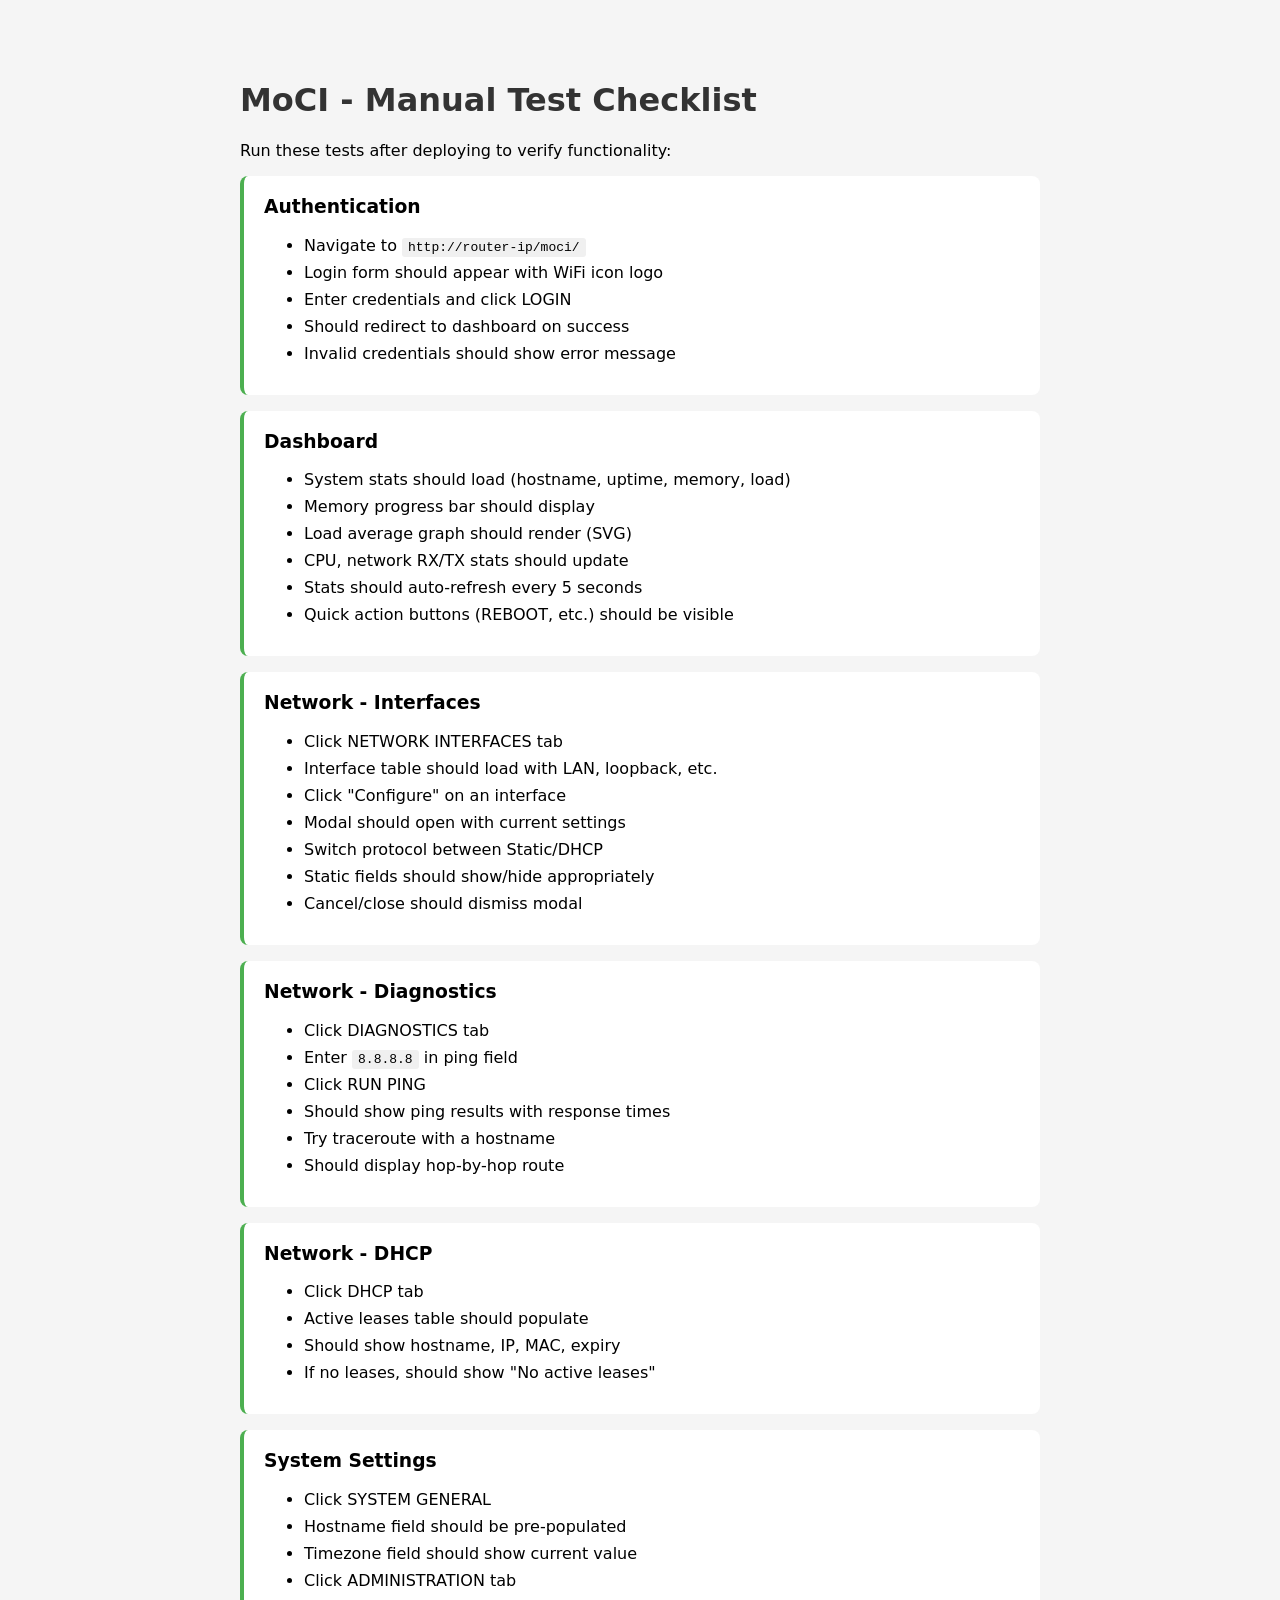
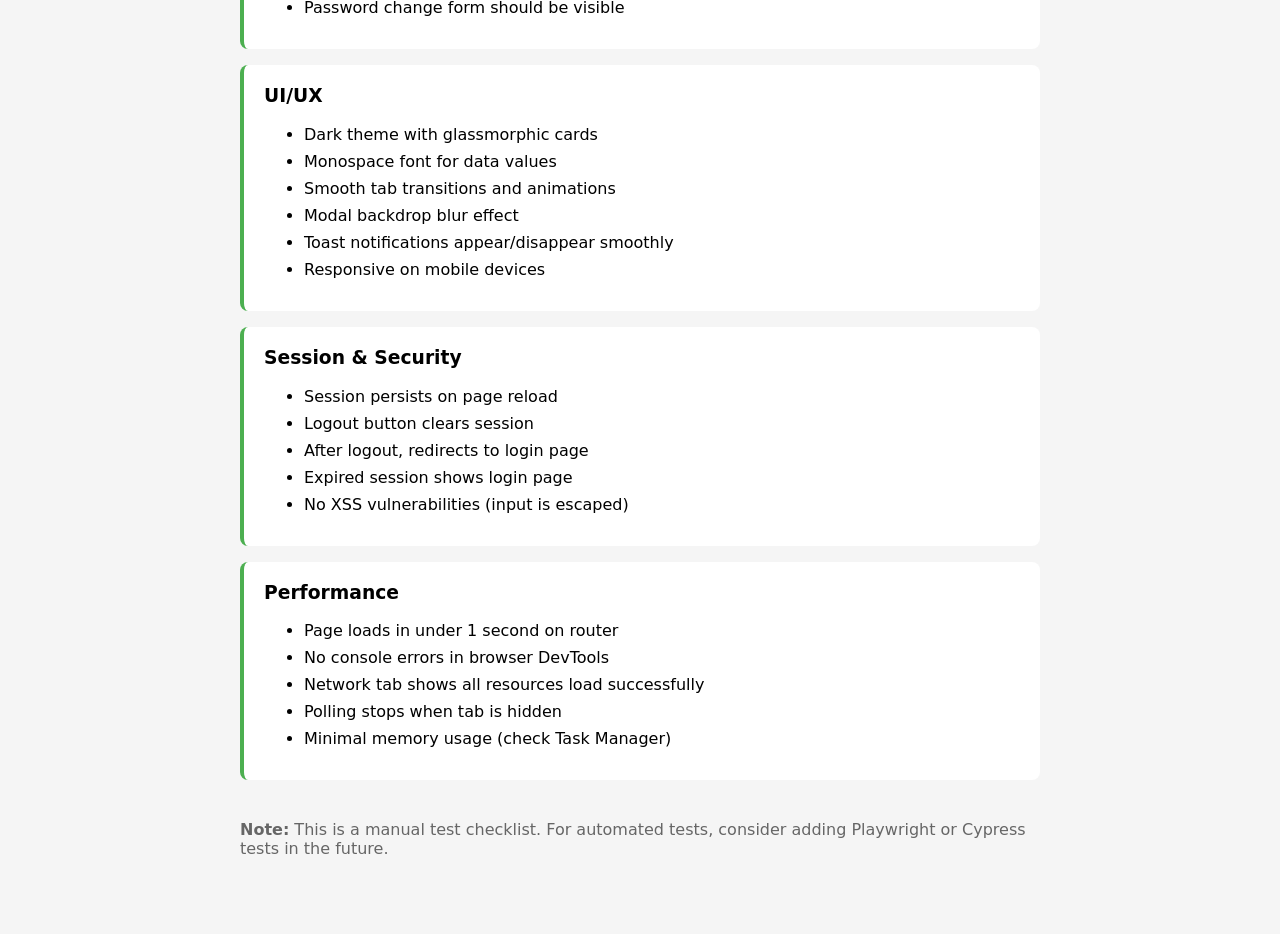
<file: test.html>
<!DOCTYPE html>
<html>
<head>
	<meta charset="UTF-8">
	<title>MoCI - Manual Tests</title>
	<style>
		body {
			font-family: system-ui, sans-serif;
			max-width: 800px;
			margin: 40px auto;
			padding: 20px;
			background: #f5f5f5;
		}
		h1 { color: #333; }
		.test {
			background: white;
			padding: 20px;
			margin: 16px 0;
			border-radius: 8px;
			border-left: 4px solid #4CAF50;
		}
		.test h3 { margin-top: 0; }
		code {
			background: #f0f0f0;
			padding: 2px 6px;
			border-radius: 3px;
			font-family: monospace;
		}
		ul { margin: 12px 0; }
		li { margin: 8px 0; }
	</style>
</head>
<body>
	<h1>MoCI - Manual Test Checklist</h1>
	<p>Run these tests after deploying to verify functionality:</p>

	<div class="test">
		<h3>Authentication</h3>
		<ul>
			<li>Navigate to <code>http://router-ip/moci/</code></li>
			<li>Login form should appear with WiFi icon logo</li>
			<li>Enter credentials and click LOGIN</li>
			<li>Should redirect to dashboard on success</li>
			<li>Invalid credentials should show error message</li>
		</ul>
	</div>

	<div class="test">
		<h3>Dashboard</h3>
		<ul>
			<li>System stats should load (hostname, uptime, memory, load)</li>
			<li>Memory progress bar should display</li>
			<li>Load average graph should render (SVG)</li>
			<li>CPU, network RX/TX stats should update</li>
			<li>Stats should auto-refresh every 5 seconds</li>
			<li>Quick action buttons (REBOOT, etc.) should be visible</li>
		</ul>
	</div>

	<div class="test">
		<h3>Network - Interfaces</h3>
		<ul>
			<li>Click NETWORK INTERFACES tab</li>
			<li>Interface table should load with LAN, loopback, etc.</li>
			<li>Click "Configure" on an interface</li>
			<li>Modal should open with current settings</li>
			<li>Switch protocol between Static/DHCP</li>
			<li>Static fields should show/hide appropriately</li>
			<li>Cancel/close should dismiss modal</li>
		</ul>
	</div>

	<div class="test">
		<h3>Network - Diagnostics</h3>
		<ul>
			<li>Click DIAGNOSTICS tab</li>
			<li>Enter <code>8.8.8.8</code> in ping field</li>
			<li>Click RUN PING</li>
			<li>Should show ping results with response times</li>
			<li>Try traceroute with a hostname</li>
			<li>Should display hop-by-hop route</li>
		</ul>
	</div>

	<div class="test">
		<h3>Network - DHCP</h3>
		<ul>
			<li>Click DHCP tab</li>
			<li>Active leases table should populate</li>
			<li>Should show hostname, IP, MAC, expiry</li>
			<li>If no leases, should show "No active leases"</li>
		</ul>
	</div>

	<div class="test">
		<h3>System Settings</h3>
		<ul>
			<li>Click SYSTEM GENERAL</li>
			<li>Hostname field should be pre-populated</li>
			<li>Timezone field should show current value</li>
			<li>Click ADMINISTRATION tab</li>
			<li>Password change form should be visible</li>
		</ul>
	</div>

	<div class="test">
		<h3>UI/UX</h3>
		<ul>
			<li>Dark theme with glassmorphic cards</li>
			<li>Monospace font for data values</li>
			<li>Smooth tab transitions and animations</li>
			<li>Modal backdrop blur effect</li>
			<li>Toast notifications appear/disappear smoothly</li>
			<li>Responsive on mobile devices</li>
		</ul>
	</div>

	<div class="test">
		<h3>Session & Security</h3>
		<ul>
			<li>Session persists on page reload</li>
			<li>Logout button clears session</li>
			<li>After logout, redirects to login page</li>
			<li>Expired session shows login page</li>
			<li>No XSS vulnerabilities (input is escaped)</li>
		</ul>
	</div>

	<div class="test">
		<h3>Performance</h3>
		<ul>
			<li>Page loads in under 1 second on router</li>
			<li>No console errors in browser DevTools</li>
			<li>Network tab shows all resources load successfully</li>
			<li>Polling stops when tab is hidden</li>
			<li>Minimal memory usage (check Task Manager)</li>
		</ul>
	</div>

	<p style="margin-top: 40px; color: #666;">
		<strong>Note:</strong> This is a manual test checklist. For automated tests, consider adding
		Playwright or Cypress tests in the future.
	</p>
</body>
</html>
</file>
<file: moci/app.css>
:root {
	--space-black: #050507;
	--deep-space: #0a0a0c;
	--space-gray: #121214;
	--starship-steel: #e2e2e5;
	--steel-muted: #8a8a8d;
	--primary-accent: #ffffff;
	--secondary-accent: #b0b0b3;
	--success-green: #00ff41;
	--warning-amber: #ffb800;
	--alert-red: #ff3333;

	--glass-bg: rgba(18, 18, 20, 0.75);
	--glass-border: rgba(255, 255, 255, 0.1);
	--glass-shadow: 0 8px 32px 0 rgba(0, 0, 0, 0.5);

	--font-mono: 'SF Mono', 'Monaco', 'Cascadia Code', 'Roboto Mono', monospace;
	--font-sans: -apple-system, BlinkMacSystemFont, 'Segoe UI', sans-serif;
}

* {
	margin: 0;
	padding: 0;
	box-sizing: border-box;
}

html,
body {
	background-color: var(--space-black);
	overscroll-behavior: none;
	overscroll-behavior-x: none;
	overscroll-behavior-y: none;
}

body {
	font-family: var(--font-sans);
	background: radial-gradient(circle at 50% 0%, #1a1a20 0%, var(--space-black) 100%);
	background-attachment: fixed;
	color: var(--starship-steel);
	min-height: 100vh;
	line-height: 1.6;
	overscroll-behavior: none;
	overflow-x: hidden;
}

::-webkit-scrollbar {
	width: 8px;
	height: 8px;
}

::-webkit-scrollbar-track {
	background: #000;
}

::-webkit-scrollbar-thumb {
	background: #1a1a1a;
	border-radius: 4px;
}

::-webkit-scrollbar-thumb:hover {
	background: #2a2a2a;
}

* {
	scrollbar-width: thin;
	scrollbar-color: #1a1a1a #000;
}

.hidden {
	display: none !important;
}

.view {
	min-height: 100vh;
	background-color: transparent;
}

#login-view {
	display: flex;
	align-items: center;
	justify-content: center;
}

.login-card {
	background: var(--glass-bg);
	backdrop-filter: blur(16px);
	border: 1px solid var(--glass-border);
	border-radius: 8px;
	padding: 48px;
	min-width: 400px;
	box-shadow: var(--glass-shadow);
}

.login-card h1 {
	font-family: var(--font-mono);
	font-size: 24px;
	font-weight: 700;
	letter-spacing: 0.2em;
	text-align: center;
	margin-bottom: 32px;
	color: var(--starship-steel);
}

.login-card input {
	width: 100%;
	padding: 12px;
	margin-bottom: 16px;
	background: rgba(0, 0, 0, 0.3);
	border: 1px solid var(--glass-border);
	border-radius: 4px;
	color: var(--starship-steel);
	font-family: var(--font-mono);
	font-size: 14px;
}

.login-card input:focus {
	outline: none;
	border-color: var(--starship-steel);
	box-shadow: 0 0 10px rgba(226, 226, 229, 0.2);
}

.login-card button {
	width: 100%;
	padding: 12px;
	background: rgba(255, 255, 255, 0.05);
	border: 1px solid var(--starship-steel);
	border-radius: 4px;
	color: var(--starship-steel);
	font-family: var(--font-mono);
	font-size: 12px;
	font-weight: 700;
	letter-spacing: 0.1em;
	cursor: pointer;
	transition: all 0.2s;
}

.login-card button:hover {
	background: var(--starship-steel);
	color: var(--space-black);
	box-shadow: 0 0 20px rgba(255, 255, 255, 0.3);
}

.error {
	color: var(--alert-red);
	font-size: 12px;
	text-align: center;
	margin-top: 16px;
	font-family: var(--font-mono);
}

.header {
	display: flex;
	align-items: center;
	height: 64px;
	padding: 0 32px;
	background: var(--glass-bg);
	backdrop-filter: blur(16px);
	border-bottom: 1px solid var(--glass-border);
	box-shadow: 0 4px 30px rgba(0, 0, 0, 0.5);
	position: sticky;
	top: 0;
	z-index: 100;
}

.logo {
	display: flex;
	align-items: center;
	gap: 12px;
	font-family: var(--font-mono);
	font-size: 18px;
	font-weight: 700;
	letter-spacing: 0.2em;
	color: var(--primary-accent);
}

.logo-icon {
	color: var(--starship-steel);
}

.nav {
	display: flex;
	gap: 32px;
	margin-left: 64px;
}

.nav a {
	font-family: var(--font-mono);
	font-size: 11px;
	font-weight: 600;
	letter-spacing: 0.1em;
	text-decoration: none;
	color: rgba(255, 255, 255, 0.5);
	padding: 8px 0;
	border-bottom: 2px solid transparent;
	transition: all 0.2s;
}

.nav a:hover,
.nav a.active {
	color: var(--starship-steel);
	border-bottom-color: var(--starship-steel);
}

.logout-btn {
	padding: 8px 16px;
	background: transparent;
	border: 1px solid var(--glass-border);
	border-radius: 4px;
	color: var(--starship-steel);
	font-family: var(--font-mono);
	font-size: 10px;
	font-weight: 600;
	letter-spacing: 0.1em;
	cursor: pointer;
	transition: all 0.2s;
}

.logout-btn:hover {
	border-color: var(--alert-red);
	color: var(--alert-red);
}

.header-actions {
	margin-left: auto;
	display: flex;
	align-items: center;
	gap: 10px;
}

.notify-btn {
	display: inline-flex;
	align-items: center;
	justify-content: center;
	width: 34px;
	height: 34px;
	border: 1px solid var(--glass-border);
	border-radius: 4px;
	background: transparent;
	color: var(--starship-steel);
	text-decoration: none;
	transition: all 0.2s;
}

.notify-btn svg {
	width: 17px;
	height: 17px;
	stroke: var(--starship-steel);
	fill: none;
	stroke-width: 1.8;
	stroke-linecap: round;
	stroke-linejoin: round;
}

.notify-btn:hover,
.notify-btn.active {
	border-color: var(--starship-steel);
	box-shadow: 0 0 10px rgba(255, 255, 255, 0.15);
}

.notify-btn.has-alert {
	border-color: rgba(255, 86, 86, 0.65);
	box-shadow: 0 0 10px rgba(255, 86, 86, 0.25);
}

.notify-btn.has-alert svg {
	stroke: #ff5656;
}

@media (max-width: 960px) {
	.content {
		padding: 24px 16px;
	}

	#tab-software #packages-table thead {
		display: none;
	}

	#tab-software #packages-table,
	#tab-software #packages-table tbody,
	#tab-software #packages-table tr,
	#tab-software #packages-table td {
		display: block;
		width: 100%;
	}

	#tab-software #packages-table tr {
		border: 1px solid var(--glass-border);
		border-radius: 8px;
		background: rgba(255, 255, 255, 0.015);
		margin-bottom: 12px;
	}

	#tab-software #packages-table td {
		display: flex;
		align-items: flex-start;
		justify-content: space-between;
		gap: 12px;
		padding: 8px 10px;
		border-bottom: 1px solid rgba(255, 255, 255, 0.04);
		overflow-wrap: anywhere;
		word-break: break-word;
	}

	#tab-software #packages-table td:last-child {
		border-bottom: none;
	}

	#tab-software #packages-table td::before {
		content: attr(data-label);
		font-family: var(--font-mono);
		font-size: 10px;
		letter-spacing: 0.08em;
		color: var(--steel-muted);
		text-transform: uppercase;
		flex: 0 0 108px;
	}

	#packages-pagination {
		justify-content: flex-start !important;
		flex-wrap: wrap;
	}

	#network-page .tabs,
	#system-page .tabs {
		flex-wrap: nowrap;
		overflow-x: auto;
		overflow-y: hidden;
		white-space: nowrap;
		-webkit-overflow-scrolling: touch;
		scrollbar-width: none;
		padding-bottom: 4px;
	}

	#network-page .tabs::-webkit-scrollbar,
	#system-page .tabs::-webkit-scrollbar {
		display: none;
	}

	#network-page .tabs .tab-btn,
	#system-page .tabs .tab-btn {
		flex: 0 0 auto;
	}

	.header {
		min-height: 64px;
		height: auto;
		padding: 10px 12px;
		gap: 10px;
		overflow: visible;
	}

	.logo {
		flex: 0 0 auto;
		min-width: max-content;
	}

	.nav {
		flex: 1 1 auto;
		min-width: 0;
		margin-left: 8px;
		gap: 16px;
		flex-wrap: wrap;
		overflow: visible;
		white-space: normal;
	}

	.nav::-webkit-scrollbar {
		display: none;
	}

	.nav a {
		flex: 0 0 auto;
	}

	.logout-btn {
		margin-left: 0;
		flex: 0 0 auto;
		padding: 8px 10px;
	}

	.header-actions {
		flex: 0 0 auto;
		gap: 8px;
	}
}

@media (max-width: 640px) {
	.content {
		padding: 16px 10px;
	}

	#tab-software #packages-table td {
		gap: 8px;
		padding: 8px;
	}

	#tab-software #packages-table td::before {
		flex-basis: 92px;
		font-size: 9px;
	}

	#packages-pagination {
		gap: 6px !important;
	}

	.process-sort-select {
		min-width: 110px;
	}

	#network-page .tabs,
	#system-page .tabs {
		gap: 4px;
	}

	#network-page .tabs .tab-btn,
	#system-page .tabs .tab-btn {
		padding: 10px 14px;
		font-size: 10px;
	}

	.logo span {
		display: none;
	}

	.nav {
		gap: 12px;
	}

	.nav a {
		font-size: 10px;
	}

	.logout-btn {
		font-size: 9px;
		padding: 6px 8px;
	}
}

.content {
	padding: 48px;
	max-width: 1600px;
	margin: 0 auto;
}

.content h2 {
	font-family: var(--font-mono);
	font-size: 14px;
	font-weight: 700;
	letter-spacing: 0.15em;
	color: var(--starship-steel);
	margin-bottom: 32px;
	padding-bottom: 16px;
	border-bottom: 1px solid var(--glass-border);
}

.stats-grid {
	display: grid;
	grid-template-columns: repeat(auto-fit, minmax(280px, 1fr));
	gap: 24px;
}

.stat-card {
	background: var(--glass-bg);
	backdrop-filter: blur(16px);
	border: 1px solid var(--glass-border);
	border-radius: 8px;
	padding: 24px;
	box-shadow: var(--glass-shadow);
}

.stat-label {
	font-family: var(--font-mono);
	font-size: 10px;
	font-weight: 600;
	letter-spacing: 0.15em;
	color: rgba(255, 255, 255, 0.5);
	margin-bottom: 8px;
}

.stat-value {
	font-family: var(--font-mono);
	font-size: 24px;
	font-weight: 700;
	color: var(--starship-steel);
	font-variant-numeric: tabular-nums;
}

.graph-container {
	height: 80px;
	position: relative;
	margin-top: 16px;
}

.graph-svg {
	width: 100%;
	height: 100%;
}

.graph-line {
	fill: none;
	stroke: var(--primary-accent);
	stroke-width: 2;
	vector-effect: non-scaling-stroke;
}

.graph-fill {
	fill: url(#graph-gradient);
	opacity: 0.3;
}

.graph-grid {
	stroke: var(--glass-border);
	stroke-width: 1;
	stroke-dasharray: 2, 4;
}

.progress-bar {
	height: 8px;
	background: rgba(152, 152, 160, 0.18);
	border: 1px solid rgba(152, 152, 160, 0.24);
	border-radius: 4px;
	overflow: hidden;
	margin-top: 8px;
}

.progress-fill {
	height: 100%;
	background: linear-gradient(90deg, var(--primary-accent), var(--secondary-accent));
	border-radius: 4px;
	transition: width 0.3s ease;
}

.conntrack-progress-fill {
	background: linear-gradient(90deg, rgba(124, 198, 255, 0.9), rgba(124, 228, 255, 0.75));
}

.badge {
	display: inline-block;
	padding: 4px 8px;
	border-radius: 4px;
	font-family: var(--font-mono);
	font-size: 10px;
	font-weight: 600;
	letter-spacing: 0.1em;
	text-transform: uppercase;
}

.badge-success {
	background: rgba(226, 226, 229, 0.1);
	color: var(--starship-steel);
	border: 1px solid rgba(226, 226, 229, 0.3);
}

.badge-warning {
	background: rgba(226, 226, 229, 0.1);
	color: var(--starship-steel);
	border: 1px solid rgba(226, 226, 229, 0.3);
}

.badge-error {
	background: rgba(255, 51, 51, 0.1);
	color: var(--alert-red);
	border: 1px solid var(--alert-red);
}

.badge-info {
	background: rgba(226, 226, 229, 0.1);
	color: var(--starship-steel);
	border: 1px solid rgba(226, 226, 229, 0.3);
}

.badge-online-soft {
	background: rgba(255, 255, 255, 0.02);
	color: #bfecc0;
	border: 1px solid rgba(144, 238, 144, 0.25);
}

.badge-offline-soft {
	background: rgba(255, 255, 255, 0.02);
	color: #d3bf7c;
	border: 1px solid rgba(180, 155, 72, 0.32);
}

.badge-interface-up {
	background: rgba(255, 255, 255, 0.02);
	color: var(--starship-steel);
	border: 1px solid rgba(144, 238, 144, 0.35);
}

.badge-interface-down {
	background: rgba(255, 255, 255, 0.02);
	color: var(--starship-steel);
	border: 1px solid rgba(255, 125, 125, 0.45);
}

.badge-conntrack-good {
	background: rgba(255, 255, 255, 0.02);
	color: var(--starship-steel);
	border: 1px solid rgba(144, 238, 144, 0.35);
}

.badge-conntrack-warn {
	background: rgba(255, 255, 255, 0.02);
	color: var(--starship-steel);
	border: 1px solid rgba(255, 200, 120, 0.45);
}

.badge-conntrack-bad {
	background: rgba(255, 255, 255, 0.02);
	color: var(--starship-steel);
	border: 1px solid rgba(255, 125, 125, 0.45);
}

.badge-conntrack-info {
	background: rgba(255, 255, 255, 0.02);
	color: var(--starship-steel);
	border: 1px solid rgba(132, 210, 255, 0.45);
}

.badge-adblock-disabled-soft {
	background: transparent;
	color: #ffffff;
	border: 1px solid rgba(255, 125, 125, 0.18);
	font-size: 9px;
	font-weight: 500;
	letter-spacing: 0.08em;
	padding: 3px 7px;
}

.devices-status-action {
	appearance: none;
	cursor: pointer;
	margin: 0;
	line-height: 1.2;
}

.devices-status-action:hover {
	filter: brightness(1.25);
}

.devices-status-action:focus-visible {
	outline: 2px solid rgba(226, 226, 229, 0.55);
	outline-offset: 2px;
}

.badge-fw-target-accept {
	background: rgba(255, 255, 255, 0.02);
	color: #ffffff;
	border: 1px solid rgba(144, 238, 144, 0.35);
}

.badge-fw-target-block {
	background: rgba(255, 255, 255, 0.02);
	color: #ffffff;
	border: 1px solid rgba(255, 125, 125, 0.38);
}

.badge-fw-target-other {
	background: rgba(255, 255, 255, 0.02);
	color: #ffffff;
	border: 1px solid rgba(132, 210, 255, 0.4);
}

.monitoring-excellent-soft {
	background: rgba(255, 255, 255, 0.02);
	color: #ffffff;
	border: 1px solid rgba(144, 238, 144, 0.25);
}

.monitoring-latency-soft {
	background: rgba(255, 255, 255, 0.02);
	color: #d3bf7c;
	border: 1px solid rgba(180, 155, 72, 0.32);
}

.monitoring-high-latency-soft {
	background: rgba(255, 170, 170, 0.08);
	color: #ffb0b0;
	border: 1px solid rgba(255, 125, 125, 0.45);
}

.data-table {
	width: 100%;
	border-collapse: collapse;
	font-family: var(--font-mono);
	font-size: 12px;
	margin-top: 16px;
}

.data-table thead {
	border-bottom: 2px solid var(--glass-border);
}

.data-table th {
	text-align: left;
	padding: 12px 16px;
	font-weight: 600;
	letter-spacing: 0.1em;
	color: var(--steel-muted);
	text-transform: uppercase;
	font-size: 10px;
}

.data-table td {
	padding: 12px 16px;
	border-bottom: 1px solid rgba(255, 255, 255, 0.05);
	color: var(--starship-steel);
}

#devices-table th,
#devices-table td {
	padding-left: 12px;
	padding-right: 12px;
}

.devices-row-expandable {
	cursor: pointer;
}

.devices-row-restricted {
	background: rgba(255, 96, 128, 0.045);
}

.devices-row-expandable:hover {
	background: rgba(255, 255, 255, 0.03);
}

.devices-row-expandable.devices-row-restricted:hover {
	background: rgba(255, 96, 128, 0.075);
}

.devices-netify-detail-row td {
	background: rgba(255, 255, 255, 0.015);
}

.devices-bandwidth-chart-panel {
	margin-top: 12px;
	padding: 10px;
	border: 1px solid var(--glass-border);
	border-radius: 6px;
	background: rgba(0, 0, 0, 0.16);
}

.devices-bandwidth-chart-header {
	display: flex;
	align-items: center;
	justify-content: space-between;
	gap: 12px;
	margin-bottom: 10px;
	font-family: var(--font-mono);
	font-size: 11px;
	color: var(--steel-muted);
	text-transform: uppercase;
	letter-spacing: 0.08em;
}

.devices-bandwidth-chart {
	display: grid;
	grid-template-columns: repeat(48, minmax(2px, 1fr));
	align-items: end;
	gap: 2px;
	height: 96px;
	padding: 8px;
	border: 1px solid rgba(255, 255, 255, 0.06);
	border-radius: 4px;
	background: rgba(0, 0, 0, 0.2);
}

.devices-bandwidth-bar {
	display: flex;
	flex-direction: column;
	justify-content: flex-end;
	justify-self: center;
	width: min(100%, 18px);
	min-width: 2px;
	border-radius: 2px 2px 0 0;
	overflow: hidden;
	background: rgba(255, 255, 255, 0.08);
}

.devices-bandwidth-bar-spacer {
	justify-self: center;
	width: min(100%, 18px);
	min-width: 2px;
	height: 1px;
}

.devices-bandwidth-bar-download {
	background: rgba(132, 210, 255, 0.92);
}

.devices-bandwidth-bar-upload {
	background: rgba(255, 193, 122, 0.9);
}

.devices-bandwidth-legend {
	display: flex;
	justify-content: flex-end;
	gap: 14px;
	margin-top: 8px;
	font-family: var(--font-mono);
	font-size: 10px;
	color: var(--steel-muted);
}

.devices-bandwidth-legend span {
	display: inline-flex;
	align-items: center;
	gap: 6px;
}

.devices-bandwidth-legend i {
	width: 16px;
	height: 4px;
	display: inline-block;
	border-radius: 999px;
}

.devices-bandwidth-legend-download {
	background: rgba(132, 210, 255, 0.92);
}

.devices-bandwidth-legend-upload {
	background: rgba(255, 193, 122, 0.9);
}

.devices-bandwidth-empty {
	min-height: 52px;
	display: flex;
	align-items: center;
	justify-content: center;
	font-family: var(--font-mono);
	font-size: 11px;
	color: var(--steel-muted);
	border: 1px solid rgba(255, 255, 255, 0.06);
	border-radius: 4px;
	background: rgba(0, 0, 0, 0.18);
}

.data-table tbody tr:hover {
	background: rgba(255, 255, 255, 0.02);
}

#network-active-connections-table td:nth-child(2),
#network-active-connections-table td:nth-child(3) {
	overflow-wrap: anywhere;
	word-break: break-word;
}

#netify-flows-table tbody tr:nth-child(odd) {
	background: rgba(255, 255, 255, 0.012);
}

#netify-flows-table tbody tr:nth-child(even) {
	background: rgba(255, 255, 255, 0.03);
}

#netify-flows-table tbody tr:hover {
	background: rgba(132, 210, 255, 0.08);
}

.quick-actions {
	display: flex;
	gap: 12px;
	margin-top: 24px;
}

.action-btn {
	padding: 10px 16px;
	background: rgba(255, 255, 255, 0.05);
	border: 1px solid var(--glass-border);
	border-radius: 4px;
	color: var(--starship-steel);
	font-family: var(--font-mono);
	font-size: 11px;
	font-weight: 600;
	letter-spacing: 0.1em;
	cursor: pointer;
	transition: all 0.2s;
	text-transform: uppercase;
}

.action-btn:hover {
	background: rgba(255, 255, 255, 0.1);
	border-color: var(--starship-steel);
	box-shadow: 0 0 12px rgba(226, 226, 229, 0.2);
}

.action-btn:active {
	transform: scale(0.98);
}

.action-btn.danger:hover {
	border-color: var(--alert-red);
	color: var(--alert-red);
	box-shadow: 0 0 12px rgba(255, 51, 51, 0.2);
}

.action-btn.success {
	border-color: rgba(144, 238, 144, 0.35);
}

.action-btn.success:hover {
	border-color: rgba(144, 238, 144, 0.65);
	color: #c9f2ca;
	box-shadow: 0 0 12px rgba(144, 238, 144, 0.2);
	background: rgba(144, 238, 144, 0.08);
}

.action-btn.warning {
	border-color: rgba(255, 184, 0, 0.35);
}

.action-btn.warning:hover {
	border-color: rgba(255, 184, 0, 0.75);
	color: #ffcc7a;
	box-shadow: 0 0 12px rgba(255, 184, 0, 0.2);
	background: rgba(255, 184, 0, 0.08);
}

.action-btn-sm {
	padding: 6px 10px;
	background: rgba(255, 255, 255, 0.05);
	border: 1px solid var(--glass-border);
	border-radius: 3px;
	color: var(--starship-steel);
	font-family: var(--font-mono);
	font-size: 9px;
	font-weight: 600;
	letter-spacing: 0.08em;
	cursor: pointer;
	transition: all 0.2s;
	text-transform: uppercase;
	margin-right: 6px;
}

.action-btn-sm:hover {
	background: rgba(255, 255, 255, 0.1);
	border-color: var(--starship-steel);
	box-shadow: 0 0 8px rgba(226, 226, 229, 0.15);
}

.action-btn-sm:active {
	transform: scale(0.98);
}

.action-btn-sm.danger:hover {
	border-color: var(--alert-red);
	color: var(--alert-red);
	box-shadow: 0 0 8px rgba(255, 51, 51, 0.15);
}

.action-btn-sm.danger {
	border-color: rgba(255, 68, 68, 0.35);
}

.action-btn-sm.warning {
	border-color: rgba(255, 184, 0, 0.35);
	color: var(--starship-steel);
}

.action-btn-sm.warning:hover {
	border-color: rgba(255, 184, 0, 0.75);
	color: #ffcc7a;
	box-shadow: 0 0 8px rgba(255, 184, 0, 0.2);
	background: rgba(255, 184, 0, 0.08);
}

.action-btn-sm.success {
	border-color: rgba(144, 238, 144, 0.35);
	color: #bfecc0;
}

.action-btn-sm.success:hover {
	border-color: rgba(144, 238, 144, 0.65);
	color: #c9f2ca;
	box-shadow: 0 0 8px rgba(144, 238, 144, 0.15);
}

.status-indicator-btn[disabled] {
	pointer-events: none;
	cursor: default;
}

.status-indicator-btn[disabled]:hover {
	box-shadow: none;
	background: rgba(255, 255, 255, 0.05);
}

.devices-action-btn {
	-webkit-appearance: none;
	appearance: none;
	background: rgba(255, 255, 255, 0.05) !important;
	border: 1px solid var(--glass-border) !important;
	color: var(--starship-steel) !important;
	font-family: var(--font-mono);
	font-size: 9px;
	line-height: 1.2;
	padding: 6px 10px;
	margin-right: 0;
}

.devices-mobile-only {
	display: none;
}

.process-controls {
	display: flex;
	align-items: center;
	gap: 8px;
	flex-wrap: wrap;
}

.process-controls-label {
	font-family: var(--font-mono);
	font-size: 10px;
	letter-spacing: 0.1em;
	color: var(--steel-muted);
}

.process-sort-select {
	min-width: 130px;
	padding: 8px 10px;
}

.section-title {
	font-family: var(--font-mono);
	font-size: 12px;
	font-weight: 700;
	letter-spacing: 0.15em;
	color: var(--secondary-accent);
	margin: 32px 0 16px 0;
	padding-bottom: 8px;
	border-bottom: 1px solid var(--glass-border);
	text-transform: uppercase;
}

.usage-title-button {
	padding: 0;
	background: transparent;
	border: 0;
	color: inherit;
	font: inherit;
	letter-spacing: inherit;
	text-transform: inherit;
	cursor: pointer;
}

.usage-title-button:hover,
.usage-title-button:focus-visible {
	color: var(--starship-steel);
	text-decoration: underline;
	text-underline-offset: 3px;
}

.log-viewer {
	background: rgba(0, 0, 0, 0.5);
	border: 1px solid var(--glass-border);
	border-radius: 4px;
	padding: 16px;
	font-family: var(--font-mono);
	font-size: 11px;
	line-height: 1.5;
	max-height: 400px;
	overflow-y: auto;
	color: var(--starship-steel);
}

.log-line {
	margin: 2px 0;
	white-space: pre-wrap;
	word-break: break-all;
}

.log-line.error {
	color: var(--alert-red);
}

.log-line.warn {
	color: var(--warning-amber);
}

.toast {
	position: fixed;
	top: 80px;
	right: 32px;
	min-width: 300px;
	background: var(--glass-bg);
	backdrop-filter: blur(16px);
	border: 1px solid var(--glass-border);
	border-radius: 8px;
	padding: 16px;
	box-shadow: var(--glass-shadow);
	z-index: 1000;
	animation: slideIn 0.3s ease;
}

@keyframes slideIn {
	from {
		transform: translateX(400px);
		opacity: 0;
	}
	to {
		transform: translateX(0);
		opacity: 1;
	}
}

.toast-title {
	font-family: var(--font-mono);
	font-size: 11px;
	font-weight: 700;
	letter-spacing: 0.1em;
	margin-bottom: 8px;
	text-transform: uppercase;
}

.toast-message {
	font-size: 13px;
	color: var(--steel-muted);
}

.toast.success {
	border-left: 3px solid var(--success-green);
}

.toast.success .toast-title {
	color: var(--success-green);
}

.toast.error {
	border-left: 3px solid var(--alert-red);
}

.toast.error .toast-title {
	color: var(--alert-red);
}

.spinner {
	display: inline-block;
	width: 16px;
	height: 16px;
	border: 2px solid var(--glass-border);
	border-top-color: var(--primary-accent);
	border-radius: 50%;
	animation: spin 0.6s linear infinite;
}

@keyframes spin {
	to {
		transform: rotate(360deg);
	}
}

.metric-row {
	display: flex;
	justify-content: space-between;
	align-items: center;
	margin-bottom: 12px;
}

.metric-label {
	font-family: var(--font-mono);
	font-size: 11px;
	color: var(--steel-muted);
	letter-spacing: 0.1em;
	text-transform: uppercase;
}

.metric-value {
	font-family: var(--font-mono);
	font-size: 14px;
	font-weight: 700;
	color: var(--starship-steel);
	font-variant-numeric: tabular-nums;
}

.tabs {
	display: flex;
	gap: 8px;
	margin-bottom: 24px;
	border-bottom: 1px solid var(--glass-border);
	padding-bottom: 0;
}

#network-page .tabs,
#system-page .tabs {
	flex-wrap: nowrap;
	overflow-x: auto;
	overflow-y: hidden;
	white-space: nowrap;
	-webkit-overflow-scrolling: touch;
	scrollbar-width: none;
	padding-bottom: 4px;
}

#network-page .tabs::-webkit-scrollbar,
#system-page .tabs::-webkit-scrollbar {
	display: none;
}

#network-page .tabs .tab-btn,
#system-page .tabs .tab-btn {
	flex: 0 0 auto;
}

.tab-btn {
	padding: 12px 20px;
	background: transparent;
	border: none;
	border-bottom: 2px solid transparent;
	color: var(--steel-muted);
	font-family: var(--font-mono);
	font-size: 11px;
	font-weight: 600;
	letter-spacing: 0.1em;
	cursor: pointer;
	transition: all 0.2s;
	text-transform: uppercase;
}

.tab-btn:hover {
	color: var(--starship-steel);
}

.tab-btn.active {
	color: var(--starship-steel);
	border-bottom-color: var(--starship-steel);
}

.tab-content {
	animation: fadeIn 0.3s ease;
}

@keyframes fadeIn {
	from {
		opacity: 0;
		transform: translateY(10px);
	}
	to {
		opacity: 1;
		transform: translateY(0);
	}
}

.form-group {
	margin-bottom: 20px;
}

.form-label {
	display: block;
	font-family: var(--font-mono);
	font-size: 10px;
	font-weight: 600;
	letter-spacing: 0.15em;
	color: var(--steel-muted);
	margin-bottom: 8px;
	text-transform: uppercase;
}

.form-input,
.diag-input {
	width: 100%;
	padding: 12px;
	background: rgba(0, 0, 0, 0.3);
	border: 1px solid var(--glass-border);
	border-radius: 4px;
	color: var(--starship-steel);
	font-family: var(--font-mono);
	font-size: 14px;
}

.form-input:focus,
.diag-input:focus {
	outline: none;
	border-color: var(--starship-steel);
	box-shadow: 0 0 10px rgba(226, 226, 229, 0.2);
}

.diagnostic-form {
	display: flex;
	gap: 12px;
	margin-bottom: 16px;
}

.diagnostic-form .diag-input {
	flex: 1;
}

.diagnostic-form .action-btn {
	flex-shrink: 0;
}

.data-table .action-link {
	color: var(--starship-steel);
	text-decoration: none;
	font-size: 11px;
	padding: 4px 8px;
	border: 1px solid var(--glass-border);
	border-radius: 4px;
	transition: all 0.2s;
	display: inline-block;
	margin-right: 4px;
}

.data-table button.action-link {
	background: rgba(255, 255, 255, 0.05);
	font-family: var(--font-mono);
	cursor: pointer;
}

.data-table .action-link:hover {
	background: rgba(255, 255, 255, 0.05);
	border-color: var(--starship-steel);
}

.data-table .action-link-danger {
	color: #ff4444;
	text-decoration: none;
	font-size: 11px;
	padding: 4px 8px;
	border: 1px solid rgba(255, 68, 68, 0.3);
	border-radius: 4px;
	transition: all 0.2s;
	display: inline-block;
	margin-right: 4px;
}

.data-table button.action-link-danger {
	background: rgba(255, 68, 68, 0.08);
	font-family: var(--font-mono);
	cursor: pointer;
}

.data-table .action-link-danger:hover {
	background: rgba(255, 68, 68, 0.1);
	border-color: #ff4444;
}

.action-buttons {
	display: inline-flex;
	align-items: center;
	gap: 6px;
}

.btn-icon {
	width: 28px;
	height: 28px;
	display: inline-flex;
	align-items: center;
	justify-content: center;
	border: 1px solid var(--glass-border);
	border-radius: 4px;
	background: rgba(255, 255, 255, 0.05);
	color: var(--starship-steel);
	cursor: pointer;
	transition: all 0.2s;
	padding: 0;
}

.btn-icon svg {
	width: 14px;
	height: 14px;
}

.btn-icon:hover {
	background: rgba(255, 255, 255, 0.1);
	border-color: var(--starship-steel);
	box-shadow: 0 0 8px rgba(226, 226, 229, 0.2);
}

.btn-icon.btn-delete:hover {
	border-color: var(--alert-red);
	color: var(--alert-red);
	box-shadow: 0 0 8px rgba(255, 51, 51, 0.2);
}

.modal {
	position: fixed;
	top: 0;
	left: 0;
	width: 100%;
	height: 100%;
	z-index: 1000;
	display: flex;
	align-items: center;
	justify-content: center;
}

.modal-backdrop {
	position: absolute;
	top: 0;
	left: 0;
	width: 100%;
	height: 100%;
	background: rgba(0, 0, 0, 0.8);
	backdrop-filter: blur(4px);
}

.modal-content {
	position: relative;
	background: var(--glass-bg);
	backdrop-filter: blur(16px);
	border: 1px solid var(--glass-border);
	border-radius: 8px;
	box-shadow: var(--glass-shadow);
	max-width: 600px;
	width: 90%;
	max-height: 90vh;
	overflow: auto;
	animation: modalSlideIn 0.3s ease;
}

@keyframes modalSlideIn {
	from {
		opacity: 0;
		transform: translateY(-50px);
	}
	to {
		opacity: 1;
		transform: translateY(0);
	}
}

.modal-header {
	display: flex;
	justify-content: space-between;
	align-items: center;
	padding: 24px;
	border-bottom: 1px solid var(--glass-border);
}

.modal-title {
	font-family: var(--font-mono);
	font-size: 14px;
	font-weight: 700;
	letter-spacing: 0.15em;
	color: var(--starship-steel);
	margin: 0;
}

.modal-close {
	background: none;
	border: none;
	color: var(--steel-muted);
	font-size: 32px;
	line-height: 1;
	cursor: pointer;
	padding: 0;
	width: 32px;
	height: 32px;
	display: flex;
	align-items: center;
	justify-content: center;
	transition: color 0.2s;
}

.modal-close:hover {
	color: var(--starship-steel);
}

.modal-body {
	padding: 24px;
}

.modal-footer {
	padding: 24px;
	border-top: 1px solid var(--glass-border);
	display: flex;
	gap: 12px;
	justify-content: flex-end;
}

#netify-flow-details-modal .modal-content {
	display: flex;
	flex-direction: column;
	overflow: hidden;
}

#netify-flow-details-modal .modal-body {
	overflow: auto;
}

.netify-flow-details-footer {
	flex-shrink: 0;
	position: sticky;
	bottom: 0;
	background: var(--glass-bg);
	backdrop-filter: blur(16px);
	justify-content: space-between;
}

.netify-flow-details-footer .action-btn {
	min-width: 120px;
}

.form-input[type='text'],
.form-input[type='password'],
select.form-input {
	width: 100%;
	padding: 12px;
	background: rgba(0, 0, 0, 0.3);
	border: 1px solid var(--glass-border);
	border-radius: 4px;
	color: var(--starship-steel);
	font-family: var(--font-mono);
	font-size: 14px;
}

select.form-input {
	cursor: pointer;
}

.remember-label {
	display: flex;
	align-items: center;
	gap: 10px;
	margin: 16px 0;
	cursor: pointer;
	color: var(--steel-light);
	font-size: 14px;
	user-select: none;
	transition: color 0.2s;
}

.remember-label:hover {
	color: var(--neon-cyan);
}

.custom-checkbox {
	position: absolute;
	opacity: 0;
	cursor: pointer;
}

.checkbox-custom {
	position: relative;
	width: 20px;
	height: 20px;
	border: 2px solid var(--slate-border);
	border-radius: 4px;
	background: rgba(30, 30, 35, 0.5);
	transition: all 0.2s;
	flex-shrink: 0;
}

.checkbox-custom::after {
	content: '';
	position: absolute;
	left: 5px;
	top: 1px;
	width: 6px;
	height: 11px;
	border: solid #ffffff;
	border-width: 0 3px 3px 0;
	transform: rotate(45deg);
	opacity: 0;
	transition: opacity 0.2s;
}

.custom-checkbox:checked + .checkbox-custom {
	background: var(--neon-cyan);
	border-color: var(--neon-cyan);
	box-shadow:
		0 0 12px rgba(0, 255, 255, 0.6),
		inset 0 0 8px rgba(0, 255, 255, 0.4);
}

.custom-checkbox:checked + .checkbox-custom::after {
	opacity: 1;
}

.custom-checkbox:focus + .checkbox-custom {
	box-shadow: 0 0 0 3px rgba(0, 255, 255, 0.1);
}

.remember-label:hover .checkbox-custom {
	border-color: var(--neon-cyan);
}

.storage-chart-item {
	background: var(--glass-bg);
	border: 1px solid var(--glass-border);
	border-radius: 8px;
	padding: 16px;
	backdrop-filter: blur(10px);
}

.storage-chart-header {
	font-family: var(--font-mono);
	font-size: 11px;
	font-weight: 600;
	color: var(--steel-muted);
	margin-bottom: 4px;
	letter-spacing: 0.05em;
}

.storage-chart-mount {
	font-family: var(--font-mono);
	font-size: 13px;
	color: var(--starship-steel);
	margin-bottom: 12px;
}

.storage-chart-bar {
	height: 8px;
	background: rgba(255, 255, 255, 0.05);
	border-radius: 4px;
	overflow: hidden;
	margin-bottom: 8px;
	position: relative;
}

.storage-chart-fill {
	height: 100%;
	background: linear-gradient(90deg, var(--success-green), var(--warning-amber));
	border-radius: 4px;
	transition: width 0.3s ease;
	position: relative;
	overflow: hidden;
}

.storage-chart-fill::after {
	content: '';
	position: absolute;
	top: 0;
	left: 0;
	right: 0;
	bottom: 0;
	background: linear-gradient(90deg, transparent, rgba(255, 255, 255, 0.2), transparent);
	animation: shimmer 2s infinite;
}

@keyframes shimmer {
	0% {
		transform: translateX(-100%);
	}
	100% {
		transform: translateX(100%);
	}
}

.storage-chart-fill.neutral {
	background: linear-gradient(90deg, rgba(230, 230, 234, 0.9), rgba(186, 186, 194, 0.85));
}

.storage-chart-fill.warning {
	background: linear-gradient(90deg, var(--warning-amber), var(--alert-red));
}

.storage-chart-fill.critical {
	background: var(--alert-red);
}

.storage-chart-stats {
	display: flex;
	justify-content: space-between;
	font-family: var(--font-mono);
	font-size: 11px;
	color: var(--steel-muted);
}

.storage-chart-percentage {
	font-size: 20px;
	font-weight: 600;
	color: var(--starship-steel);
	margin-bottom: 4px;
}

.hero-card {
	background: var(--glass-bg);
	border: 1px solid var(--glass-border);
	border-radius: 12px;
	padding: 32px;
	backdrop-filter: blur(10px);
	box-shadow: var(--glass-shadow);
	margin-bottom: 24px;
}

.hero-status {
	display: flex;
	align-items: center;
	gap: 16px;
	margin-bottom: 24px;
}

.hero-indicator {
	font-size: 48px;
	line-height: 1;
	animation: pulse 2s ease-in-out infinite;
}

@keyframes pulse {
	0%,
	100% {
		opacity: 1;
	}
	50% {
		opacity: 0.6;
	}
}

.hero-card.online .hero-indicator {
	color: #62b86a;
}

.hero-card.offline .hero-indicator {
	color: var(--alert-red);
}

.hero-text {
	flex: 1;
}

.hero-label {
	font-family: var(--font-mono);
	font-size: 12px;
	font-weight: 600;
	color: var(--steel-muted);
	letter-spacing: 0.1em;
	margin-bottom: 4px;
}

.hero-value {
	font-family: var(--font-mono);
	font-size: 32px;
	font-weight: 700;
	color: var(--starship-steel);
	letter-spacing: 0.02em;
}

.hero-details {
	display: flex;
	gap: 48px;
	padding: 20px;
	background: rgba(255, 255, 255, 0.03);
	border-radius: 8px;
	border: 1px solid rgba(255, 255, 255, 0.05);
}

.hero-detail {
	display: flex;
	flex-direction: column;
	gap: 8px;
}

.hero-detail-label {
	font-family: var(--font-mono);
	font-size: 10px;
	font-weight: 600;
	color: var(--steel-muted);
	letter-spacing: 0.1em;
}

.hero-detail-value {
	font-family: var(--font-mono);
	font-size: 16px;
	font-weight: 600;
	color: var(--starship-steel);
}

.dashboard-status-slim {
	padding: 14px 18px;
	display: flex;
	align-items: center;
	justify-content: space-between;
	gap: 30px;
}

.dashboard-status-slim .hero-status {
	margin-bottom: 0;
	gap: 12px;
}

.dashboard-status-slim .hero-indicator {
	font-size: 20px;
}

.dashboard-status-slim .hero-label {
	font-size: 10px;
	margin-bottom: 2px;
}

.dashboard-status-slim .hero-value {
	font-size: 18px;
	line-height: 1.1;
}

.dashboard-status-slim .hero-details {
	margin-left: auto;
	padding: 8px 10px;
	gap: 18px;
	flex-wrap: wrap;
	justify-content: flex-end;
	background: rgba(255, 255, 255, 0.02);
}

.dashboard-status-slim .hero-detail {
	gap: 4px;
}

.dashboard-status-slim .hero-detail-label {
	font-size: 9px;
}

.dashboard-status-slim .hero-detail-value {
	font-size: 13px;
}

.dashboard-status-slim #bandwidth-down,
.dashboard-status-slim #bandwidth-up {
	display: inline-block;
	width: 84px;
	text-align: left;
	white-space: nowrap;
}

.metric-card {
	display: flex;
	align-items: center;
	gap: 20px;
	padding: 24px;
}

.metric-icon {
	font-size: 48px;
	font-weight: 300;
	color: var(--starship-steel);
	line-height: 1;
}

.metric-content {
	flex: 1;
}

.metric-value {
	font-family: var(--font-mono);
	font-size: 28px;
	font-weight: 700;
	color: var(--starship-steel);
	margin-bottom: 4px;
}

.metric-label {
	font-family: var(--font-mono);
	font-size: 10px;
	font-weight: 600;
	color: var(--steel-muted);
	letter-spacing: 0.1em;
}

.bandwidth-graph-container {
	height: 200px;
	padding: 16px;
	position: relative;
}

.bandwidth-graph-container canvas {
	width: 100%;
	height: 100%;
	cursor: crosshair;
}

.throughput-summary-grid {
	display: grid;
	grid-template-columns: repeat(3, minmax(0, 1fr));
	gap: 16px;
	margin-top: 20px;
}

.throughput-graph-container {
	position: relative;
	height: min(420px, 48vh);
	min-height: 280px;
	margin-top: 18px;
	border: 1px solid var(--glass-border);
	border-radius: 8px;
	background: rgba(0, 0, 0, 0.22);
	overflow: hidden;
}

.throughput-graph-container canvas {
	display: block;
	width: 100%;
	height: 100%;
}

.throughput-device-list {
	display: flex;
	flex-wrap: wrap;
	gap: 10px;
	margin-top: 16px;
}

.throughput-device-chip {
	display: inline-flex;
	align-items: center;
	gap: 8px;
	min-height: 38px;
	padding: 8px 10px;
	border: 1px solid rgba(255, 255, 255, 0.14);
	border-radius: 6px;
	background: rgba(255, 255, 255, 0.035);
	color: var(--starship-steel);
	font-family: var(--font-mono);
	font-size: 11px;
	cursor: pointer;
}

.throughput-device-chip:hover {
	border-color: var(--device-color);
}

.throughput-device-chip.is-hidden {
	opacity: 0.42;
}

.throughput-device-dot {
	width: 9px;
	height: 9px;
	border-radius: 50%;
	background: var(--device-color);
	box-shadow: 0 0 10px rgba(255, 255, 255, 0.12);
	flex: 0 0 auto;
}

.throughput-device-name {
	font-weight: 700;
	max-width: 190px;
	overflow: hidden;
	text-overflow: ellipsis;
	white-space: nowrap;
}

.throughput-device-rate {
	color: var(--steel-muted);
	font-variant-numeric: tabular-nums;
	white-space: nowrap;
}

.throughput-rate-download {
	color: rgba(132, 210, 255, 0.98);
}

.throughput-rate-upload {
	color: rgba(255, 193, 122, 0.96);
}

.bandwidth-tooltip.throughput-tooltip {
	min-width: 230px;
	max-width: min(320px, calc(100vw - 32px));
}

.throughput-tooltip-row {
	display: grid;
	grid-template-columns: 10px minmax(0, 1fr) auto;
	align-items: center;
	gap: 7px;
	margin-top: 5px;
}

.throughput-tooltip-dot {
	width: 8px;
	height: 8px;
	border-radius: 50%;
}

.throughput-tooltip-name {
	overflow: hidden;
	text-overflow: ellipsis;
	white-space: nowrap;
}

.throughput-tooltip-sub {
	margin: 1px 0 4px 17px;
	color: var(--steel-muted);
	font-size: 10px;
}

.bandwidth-tooltip {
	position: absolute;
	z-index: 4;
	min-width: 160px;
	max-width: 220px;
	padding: 8px 10px;
	border-radius: 8px;
	border: 1px solid rgba(255, 255, 255, 0.14);
	background: rgba(14, 14, 16, 0.95);
	color: var(--steel-light);
	font-family: var(--font-mono);
	font-size: 11px;
	line-height: 1.35;
	pointer-events: none;
	box-shadow: 0 8px 20px rgba(0, 0, 0, 0.35);
}

.bandwidth-tooltip-title {
	font-weight: 700;
	color: var(--starship-steel);
	margin-bottom: 4px;
}

.traffic-header-row {
	display: flex;
	align-items: center;
	justify-content: space-between;
	gap: 12px;
	flex-wrap: wrap;
}

.monthly-traffic-meta {
	margin: 0 16px 12px 16px;
	font-size: 11px;
	color: var(--steel-muted);
	font-family: var(--font-mono);
}

.traffic-period-switch {
	display: flex;
	gap: 8px;
	padding: 0;
	flex-wrap: wrap;
}

.traffic-period-switch .action-btn-sm {
	margin-right: 0;
}

.traffic-period-switch .action-btn-sm.is-active {
	background: rgba(255, 255, 255, 0.14);
	border-color: var(--starship-steel);
	color: var(--starship-steel);
}

.monthly-traffic-graph-container {
	height: 220px;
	padding: 16px;
	position: relative;
}

.monthly-traffic-graph-container canvas {
	width: 100%;
	height: 100%;
}

.monthly-traffic-tooltip {
	position: absolute;
	z-index: 4;
	min-width: 170px;
	max-width: 240px;
	padding: 8px 10px;
	border-radius: 8px;
	border: 1px solid rgba(255, 255, 255, 0.14);
	background: rgba(14, 14, 16, 0.95);
	color: var(--steel-light);
	font-family: var(--font-mono);
	font-size: 11px;
	line-height: 1.35;
	pointer-events: none;
	box-shadow: 0 8px 20px rgba(0, 0, 0, 0.35);
}

.monthly-traffic-tooltip-title {
	font-weight: 700;
	color: var(--starship-steel);
	margin-bottom: 4px;
}

.bandwidth-legend {
	display: flex;
	gap: 24px;
	padding: 16px;
	justify-content: center;
}

.legend-item {
	display: flex;
	align-items: center;
	gap: 8px;
	font-family: var(--font-mono);
	font-size: 11px;
	color: var(--steel-muted);
}

.legend-color {
	width: 16px;
	height: 4px;
	border-radius: 2px;
}

.legend-download {
	background: rgba(226, 226, 229, 0.9);
}

.legend-upload {
	background: rgba(226, 226, 229, 0.5);
}

.loading-skeleton {
	position: relative;
	overflow: hidden;
	pointer-events: none;
}

.loading-skeleton::before {
	content: '';
	position: absolute;
	top: 0;
	left: -100%;
	width: 100%;
	height: 100%;
	background: linear-gradient(90deg, transparent 0%, rgba(255, 255, 255, 0.05) 50%, transparent 100%);
	animation: skeleton-shimmer 1.5s infinite;
	z-index: 1;
}

@keyframes skeleton-shimmer {
	0% {
		left: -100%;
	}
	100% {
		left: 100%;
	}
}

.loading-skeleton tbody tr {
	opacity: 0.3;
}

.monitoring-controls {
	display: grid;
	grid-template-columns: 2fr 1fr 1fr;
	gap: 16px;
}

.monitoring-metrics-grid {
	grid-template-columns: repeat(4, minmax(0, 1fr));
	margin-top: 24px;
}

.monitoring-speedtest-metrics-grid {
	grid-template-columns: repeat(3, minmax(0, 1fr));
	margin-top: 14px;
}

.monitoring-timeline-wrap {
	margin-top: 12px;
}

.monitoring-timeline-bars {
	display: flex;
	gap: 2px;
	height: 16px;
	border-radius: 999px;
	overflow: hidden;
	background: rgba(255, 255, 255, 0.06);
}

.monitoring-segment {
	flex: 1;
	height: 100%;
	min-width: 6px;
}

.monitoring-segment.seg-ok {
	background: #22c55e;
}

.monitoring-segment.seg-good {
	background: #15803d;
}

.monitoring-segment.seg-warn {
	background: #f59e0b;
}

.monitoring-segment.seg-error {
	background: #ef4444;
}

.monitoring-timeline-labels {
	display: flex;
	justify-content: space-between;
	gap: 4px;
	margin-top: 8px;
	font-family: var(--font-mono);
	font-size: 10px;
	color: var(--steel-muted);
}

.monitoring-empty {
	display: flex;
	align-items: center;
	justify-content: center;
	width: 100%;
	height: 100%;
	font-family: var(--font-mono);
	font-size: 11px;
	color: var(--steel-muted);
}

.monitoring-speedtest-controls {
	display: grid;
	grid-template-columns: minmax(240px, 320px) auto;
	gap: 10px;
	align-items: center;
	justify-content: start;
}

.monitoring-speedtest-toggle-actions {
	justify-content: flex-start;
	margin-top: 0;
	margin-bottom: 0;
	gap: 8px;
}

.monitoring-speedtest-chart-wrap {
	margin-top: 14px;
	position: relative;
}

.monitoring-speedtest-chart {
	display: block;
	width: 100%;
	height: 240px;
	border-radius: 10px;
	background: rgba(255, 255, 255, 0.03);
	border: 1px solid var(--glass-border);
}

.monitoring-speedtest-chart [data-tip-time] {
	cursor: crosshair;
}

.monitoring-speedtest-grid {
	stroke: rgba(255, 255, 255, 0.1);
	stroke-width: 1;
}

.monitoring-speedtest-line-download {
	fill: none;
	stroke: rgba(56, 189, 248, 0.95);
	stroke-width: 2.5;
}

.monitoring-speedtest-line-upload {
	fill: none;
	stroke: rgba(248, 153, 56, 0.95);
	stroke-width: 2.5;
}

.monitoring-speedtest-point-download {
	fill: rgba(56, 189, 248, 1);
}

.monitoring-speedtest-point-upload {
	fill: rgba(248, 153, 56, 1);
}

.monitoring-speedtest-legend {
	font-family: var(--font-mono);
	font-size: 11px;
	fill: var(--steel-muted);
}

.monitoring-speedtest-labels {
	display: flex;
	justify-content: space-between;
	gap: 4px;
	margin-top: 8px;
	font-family: var(--font-mono);
	font-size: 10px;
	color: var(--steel-muted);
}

.monitoring-speedtest-tooltip {
	position: absolute;
	z-index: 5;
	background: rgba(10, 10, 12, 0.95);
	border: 1px solid var(--glass-border);
	border-radius: 6px;
	padding: 8px 10px;
	font-family: var(--font-mono);
	font-size: 11px;
	color: var(--starship-steel);
	pointer-events: none;
	white-space: normal;
	line-height: 1.35;
	min-width: 170px;
}

.monitoring-speedtest-tooltip-title {
	font-weight: 700;
	color: var(--starship-steel);
	margin-bottom: 4px;
}

.netify-fqdn-ellipsis {
	display: inline-block;
	max-width: 250px;
	white-space: nowrap;
	overflow: hidden;
	text-overflow: ellipsis;
	vertical-align: bottom;
}

.netify-localip-ellipsis {
	display: inline-block;
	max-width: 190px;
	white-space: nowrap;
	overflow: hidden;
	text-overflow: ellipsis;
	vertical-align: bottom;
}

.netify-time-short {
	display: none;
}

.flows-time-short {
	display: none;
}

.software-root-space-fill {
	background: linear-gradient(90deg, rgba(90, 180, 255, 0.95), rgba(120, 215, 255, 0.88));
}

.netify-collapsible-header {
	display: flex;
	align-items: center;
	justify-content: space-between;
}

.netify-toggle-btn {
	width: 30px;
	height: 30px;
	display: inline-flex;
	align-items: center;
	justify-content: center;
	border: 1px solid var(--glass-border);
	background: rgba(255, 255, 255, 0.04);
	color: var(--starship-steel);
	border-radius: 6px;
	cursor: pointer;
	font-size: 14px;
	line-height: 1;
}

.netify-toggle-btn:hover {
	background: rgba(255, 255, 255, 0.08);
}

#tab-diagnostics .netify-collapsible-header {
	margin-bottom: 12px;
}

#tab-diagnostics .netify-toggle-btn {
	margin-left: 12px;
}

#tab-diagnostics .netify-collapsible-card.diag-collapsed {
	padding-top: 14px;
	padding-bottom: 14px;
}

#tab-diagnostics .netify-collapsible-card.diag-collapsed .netify-collapsible-header {
	margin-bottom: 0;
	min-height: 40px;
}

#tab-diagnostics .netify-collapsible-card.diag-collapsed .section-title {
	margin: 0;
}

.adblock-feed-picker {
	min-height: 240px;
	max-height: 260px;
	overflow-y: auto;
	padding: 8px;
	border: 1px solid var(--glass-border);
	border-radius: 6px;
	background: rgba(0, 0, 0, 0.25);
	display: grid;
	grid-template-columns: repeat(auto-fit, minmax(240px, 1fr));
	gap: 8px;
}

.adblock-feed-option {
	display: flex;
	align-items: flex-start;
	gap: 8px;
	padding: 8px;
	border: 1px solid var(--glass-border);
	border-radius: 6px;
	background: rgba(255, 255, 255, 0.02);
}

.adblock-feed-option-name {
	font-family: var(--font-mono);
	font-size: 11px;
	color: var(--starship-steel);
	line-height: 1.2;
}

.adblock-feed-option-desc {
	font-size: 11px;
	color: var(--steel-muted);
	line-height: 1.3;
	margin-top: 3px;
}

.adblock-classic-status-grid,
.adblock-classic-toggle-grid {
	display: grid;
	grid-template-columns: 280px auto;
	align-items: center;
	column-gap: 16px;
	row-gap: 10px;
}

.adblock-classic-toggle-grid .action-buttons {
	justify-self: start;
}

.adblock-classic-actions {
	display: flex;
	flex-wrap: wrap;
	gap: 10px;
	margin-top: 20px;
}

.adblock-classic-actions #save-adblock-classic-config-btn {
	margin-right: auto;
}

@media (max-width: 900px) {
	.adblock-classic-status-grid,
	.adblock-classic-toggle-grid {
		grid-template-columns: 1fr;
	}

	.adblock-classic-toggle-grid .action-buttons {
		justify-self: start;
	}

	.adblock-classic-actions #save-adblock-classic-config-btn {
		margin-right: 0;
	}
}

@media (max-width: 960px) {
	html,
	body,
	.view,
	#main-view {
		background-color: var(--space-black);
	}

	body {
		background-attachment: scroll;
	}

	.header {
		background: rgba(10, 10, 12, 0.96);
		backdrop-filter: none;
		-webkit-backdrop-filter: none;
	}

	#monitoring-page .tabs {
		flex-wrap: nowrap;
		overflow-x: auto;
		overflow-y: hidden;
		white-space: nowrap;
		-webkit-overflow-scrolling: touch;
		scrollbar-width: none;
		padding-bottom: 4px;
	}

	#monitoring-page .tabs::-webkit-scrollbar {
		display: none;
	}

	#monitoring-page .tabs .tab-btn {
		flex: 0 0 auto;
	}

	#monitoring-dns-recent-table td:nth-child(2) {
		overflow-wrap: anywhere;
		word-break: break-word;
	}

	#tab-dns .quick-actions {
		flex-wrap: wrap;
	}

	.content {
		padding: 24px 14px;
	}

	.stat-card {
		padding: 18px;
	}

	#devices-table thead {
		display: none;
	}

	#devices-table,
	#devices-table tbody,
	#devices-table tr,
	#devices-table td {
		display: block;
		width: 100%;
	}

	#devices-table tr {
		border: 1px solid var(--glass-border);
		border-radius: 8px;
		background: rgba(255, 255, 255, 0.015);
		margin-bottom: 12px;
	}

	#devices-table td {
		display: flex;
		align-items: flex-start;
		justify-content: space-between;
		gap: 12px;
		padding: 8px 10px;
		border-bottom: 1px solid rgba(255, 255, 255, 0.04);
	}

	#devices-table td:last-child {
		border-bottom: none;
	}

	#devices-table td::before {
		content: attr(data-label);
		font-family: var(--font-mono);
		font-size: 10px;
		letter-spacing: 0.08em;
		color: var(--steel-muted);
		text-transform: uppercase;
		flex: 0 0 108px;
	}

	/* Devices on mobile/tablet: hide lower-priority columns */
	#devices-table td[data-label='IP ADDRESS'],
	#devices-table td[data-label='MAC ADDRESS'],
	#devices-table td[data-label='UPLOAD'],
	#devices-table td[data-label='DOWNLOAD'] {
		display: none;
	}

	#devices-table tr.devices-netify-detail-row td {
		display: block;
	}

	#devices-table tr.devices-netify-detail-row td::before {
		display: none;
	}

	#devices-table .devices-action-btn {
		margin-left: auto;
	}

	.devices-mobile-only {
		display: block;
	}

	#interfaces-table thead {
		display: none;
	}

	#interfaces-table,
	#interfaces-table tbody,
	#interfaces-table tr,
	#interfaces-table td {
		display: block;
		width: 100%;
	}

	#interfaces-table tr {
		border: 1px solid var(--glass-border);
		border-radius: 8px;
		background: rgba(255, 255, 255, 0.015);
		margin-bottom: 12px;
	}

	#interfaces-table td {
		display: flex;
		align-items: flex-start;
		justify-content: space-between;
		gap: 12px;
		padding: 8px 10px;
		border-bottom: 1px solid rgba(255, 255, 255, 0.04);
	}

	#interfaces-table td:last-child {
		border-bottom: none;
	}

	#interfaces-table td::before {
		content: attr(data-label);
		font-family: var(--font-mono);
		font-size: 10px;
		letter-spacing: 0.08em;
		color: var(--steel-muted);
		text-transform: uppercase;
		flex: 0 0 108px;
	}

	#interfaces-table td:nth-child(6) {
		display: block;
	}

	#interfaces-table td:nth-child(6)::before {
		display: block;
		margin-bottom: 6px;
	}

	#interfaces-table td:nth-child(6) .action-btn-sm {
		margin-bottom: 6px;
	}

	#firewall-table thead,
	#fw-rules-table thead {
		display: none;
	}

	#firewall-table,
	#firewall-table tbody,
	#firewall-table tr,
	#firewall-table td,
	#fw-rules-table,
	#fw-rules-table tbody,
	#fw-rules-table tr,
	#fw-rules-table td {
		display: block;
		width: 100%;
	}

	#firewall-table tr,
	#fw-rules-table tr {
		border: 1px solid var(--glass-border);
		border-radius: 8px;
		background: rgba(255, 255, 255, 0.015);
		margin-bottom: 12px;
	}

	#firewall-table td,
	#fw-rules-table td {
		display: flex;
		align-items: flex-start;
		justify-content: space-between;
		gap: 12px;
		padding: 8px 10px;
		border-bottom: 1px solid rgba(255, 255, 255, 0.04);
	}

	#firewall-table td:last-child,
	#fw-rules-table td:last-child {
		border-bottom: none;
	}

	#firewall-table td::before,
	#fw-rules-table td::before {
		content: attr(data-label);
		font-family: var(--font-mono);
		font-size: 10px;
		letter-spacing: 0.08em;
		color: var(--steel-muted);
		text-transform: uppercase;
		flex: 0 0 108px;
	}

	#firewall-table td:nth-child(7),
	#fw-rules-table td:nth-child(8) {
		display: block;
	}

	#firewall-table td:nth-child(7)::before,
	#fw-rules-table td:nth-child(8)::before {
		display: block;
		margin-bottom: 6px;
	}

	#firewall-table td:nth-child(7) .action-btn-sm,
	#fw-rules-table td:nth-child(8) .action-btn-sm {
		margin-bottom: 6px;
	}

	#network-page .data-table thead {
		display: none;
	}

	#network-page .data-table,
	#network-page .data-table tbody,
	#network-page .data-table tr,
	#network-page .data-table td {
		display: block;
		width: 100%;
	}

	#network-page .data-table tr {
		border: 1px solid var(--glass-border);
		border-radius: 8px;
		background: rgba(255, 255, 255, 0.015);
		margin-bottom: 12px;
	}

	#network-page .data-table td {
		display: flex;
		align-items: flex-start;
		justify-content: space-between;
		gap: 12px;
		padding: 8px 10px;
		border-bottom: 1px solid rgba(255, 255, 255, 0.04);
	}

	#network-page .data-table td:last-child {
		border-bottom: none;
	}

	#network-page .data-table td::before {
		content: attr(data-label);
		font-family: var(--font-mono);
		font-size: 10px;
		letter-spacing: 0.08em;
		color: var(--steel-muted);
		text-transform: uppercase;
		flex: 0 0 108px;
	}

	#network-page .data-table td[data-label='Actions' i],
	#network-page .data-table td[data-label='Action' i] {
		display: block;
	}

	#network-page .data-table td[data-label='Actions' i]::before,
	#network-page .data-table td[data-label='Action' i]::before {
		display: block;
		margin-bottom: 6px;
	}

	#network-page .data-table td[data-label='Actions' i] .action-btn-sm,
	#network-page .data-table td[data-label='Action' i] .action-btn-sm {
		margin-bottom: 6px;
	}

	/* AdBlock-Fast: keep long URL values inside mobile cards */
	#adblock-targets-table td[data-label='URL' i] {
		display: block;
		overflow-wrap: anywhere;
		word-break: break-word;
	}

	#adblock-targets-table td[data-label='URL' i]::before {
		display: block;
		margin-bottom: 6px;
	}

	#network-active-connections-table td[data-label='Source' i],
	#network-active-connections-table td[data-label='Destination' i] {
		display: block;
		overflow-wrap: anywhere;
		word-break: break-word;
	}

	#network-active-connections-table td[data-label='Source' i]::before,
	#network-active-connections-table td[data-label='Destination' i]::before {
		display: block;
		margin-bottom: 6px;
	}

	/* Notifications: mobile/tablet card layout */
	#notifications-page .data-table thead {
		display: none;
	}

	#notifications-page .data-table,
	#notifications-page .data-table tbody,
	#notifications-page .data-table tr,
	#notifications-page .data-table td {
		display: block;
		width: 100%;
	}

	#notifications-page .data-table tr {
		border: 1px solid var(--glass-border);
		border-radius: 8px;
		background: rgba(255, 255, 255, 0.015);
		margin-bottom: 12px;
	}

	#notifications-page .data-table td {
		display: flex;
		align-items: flex-start;
		justify-content: space-between;
		gap: 12px;
		padding: 8px 10px;
		border-bottom: 1px solid rgba(255, 255, 255, 0.04);
	}

	#notifications-page .data-table td:last-child {
		border-bottom: none;
	}

	#notifications-page .data-table td::before {
		content: attr(data-label);
		font-family: var(--font-mono);
		font-size: 10px;
		letter-spacing: 0.08em;
		color: var(--steel-muted);
		text-transform: uppercase;
		flex: 0 0 108px;
	}

	#notifications-page .data-table td[data-label='MESSAGE' i] {
		display: block;
		overflow-wrap: anywhere;
		word-break: break-word;
	}

	#notifications-page .data-table td[data-label='MESSAGE' i]::before {
		display: block;
		margin-bottom: 6px;
	}

	#notifications-page .data-table td[data-label='ACTIONS' i] {
		display: block;
	}

	#notifications-page .data-table td[data-label='ACTIONS' i]::before {
		display: block;
		margin-bottom: 6px;
	}

	#netify-page .traffic-header-row {
		flex-wrap: wrap;
		gap: 8px;
	}

	#netify-flows-table .netify-time-full {
		display: none;
	}

	#netify-flows-table .netify-time-short {
		display: inline;
	}

	#netify-page .netify-flow-filters {
		grid-template-columns: 1fr !important;
	}

	/* Recent Flows on mobile/tablet: keep only Time, Device, FQDN */
	#netify-flows-table th:nth-child(2),
	#netify-flows-table th:nth-child(3),
	#netify-flows-table th:nth-child(5),
	#netify-flows-table th:nth-child(6),
	#netify-flows-table th:nth-child(7),
	#netify-flows-table th:nth-child(8),
	#netify-flows-table td:nth-child(2),
	#netify-flows-table td:nth-child(3),
	#netify-flows-table td:nth-child(5),
	#netify-flows-table td:nth-child(6),
	#netify-flows-table td:nth-child(7),
	#netify-flows-table td:nth-child(8) {
		display: none;
	}

	#netify-flows-table td:nth-child(4) .netify-fqdn-ellipsis {
		max-width: none;
		display: block;
		white-space: normal;
		overflow: visible;
		text-overflow: clip;
		overflow-wrap: anywhere;
		word-break: break-word;
	}

	#flows-table .flows-time-full {
		display: none;
	}

	#flows-table .flows-time-short {
		display: inline;
	}

	#flows-table .flows-endpoint-ellipsis {
		max-width: none;
		display: block;
		white-space: normal;
		overflow: visible;
		text-overflow: clip;
		overflow-wrap: anywhere;
		word-break: break-word;
	}

	/* Conntrack Flows on mobile/tablet: keep Time and Destination */
	#flows-table th:nth-child(2),
	#flows-table th:nth-child(4),
	#flows-table th:nth-child(5),
	#flows-table th:nth-child(6),
	#flows-table td:nth-child(2),
	#flows-table td:nth-child(4),
	#flows-table td:nth-child(5),
	#flows-table td:nth-child(6) {
		display: none;
	}

	#netify-collector-body .stats-grid {
		grid-template-columns: 1fr !important;
	}

	#netify-db-path {
		word-break: break-all;
		white-space: normal;
	}

	#netify-collector-body .quick-actions {
		flex-wrap: wrap;
		gap: 8px;
	}

	#netify-collector-body .quick-actions .action-btn {
		flex: 1 1 calc(50% - 8px);
		min-width: 130px;
	}

	.monitoring-controls {
		grid-template-columns: 1fr;
	}

	.monitoring-speedtest-controls {
		grid-template-columns: 1fr;
	}

	.monitoring-speedtest-toggle-actions {
		justify-content: flex-start;
	}

	.monitoring-metrics-grid {
		grid-template-columns: repeat(2, minmax(0, 1fr));
	}

	.monitoring-speedtest-metrics-grid {
		grid-template-columns: 1fr;
	}

	.dashboard-status-slim {
		flex-direction: column;
		align-items: flex-start;
	}

	.dashboard-status-slim .hero-details {
		width: 100%;
		justify-content: space-between;
	}

	.throughput-summary-grid {
		grid-template-columns: 1fr;
	}

	.throughput-graph-container {
		min-height: 260px;
		height: 360px;
	}

	.throughput-device-chip {
		width: 100%;
		justify-content: flex-start;
	}

	.throughput-device-name {
		max-width: none;
		flex: 1 1 auto;
	}
}

@media (max-width: 640px) {
	#tab-dns .monitoring-metrics-grid {
		grid-template-columns: 1fr;
	}

	.content {
		padding: 14px 8px;
	}

	.stat-card {
		padding: 14px;
	}

	#devices-table td {
		gap: 8px;
		padding: 8px;
	}

	#devices-table td::before {
		flex-basis: 92px;
		font-size: 9px;
	}

	#interfaces-table td {
		gap: 8px;
		padding: 8px;
	}

	#interfaces-table td::before {
		flex-basis: 92px;
		font-size: 9px;
	}

	#firewall-table td,
	#fw-rules-table td {
		gap: 8px;
		padding: 8px;
	}

	#firewall-table td::before,
	#fw-rules-table td::before {
		flex-basis: 92px;
		font-size: 9px;
	}

	#network-page .data-table td {
		gap: 8px;
		padding: 8px;
	}

	#network-page .data-table td::before {
		flex-basis: 92px;
		font-size: 9px;
	}

	#devices-pin-modal .modal-footer {
		display: grid;
		grid-template-columns: 1fr 1fr;
		gap: 8px;
	}

	#devices-pin-modal .modal-footer .action-btn {
		width: 100%;
	}

	.devices-static-ip-row {
		flex-direction: column;
		align-items: stretch !important;
	}

	.devices-static-ip-toggle {
		justify-content: center;
	}

	#netify-collector-body .quick-actions .action-btn {
		flex-basis: 100%;
		min-width: 0;
	}

	#netify-flows-table td:nth-child(4) .netify-fqdn-ellipsis {
		max-width: none;
	}

	.monitoring-metrics-grid {
		grid-template-columns: 1fr;
	}
}

/* cache bust */
</file>
